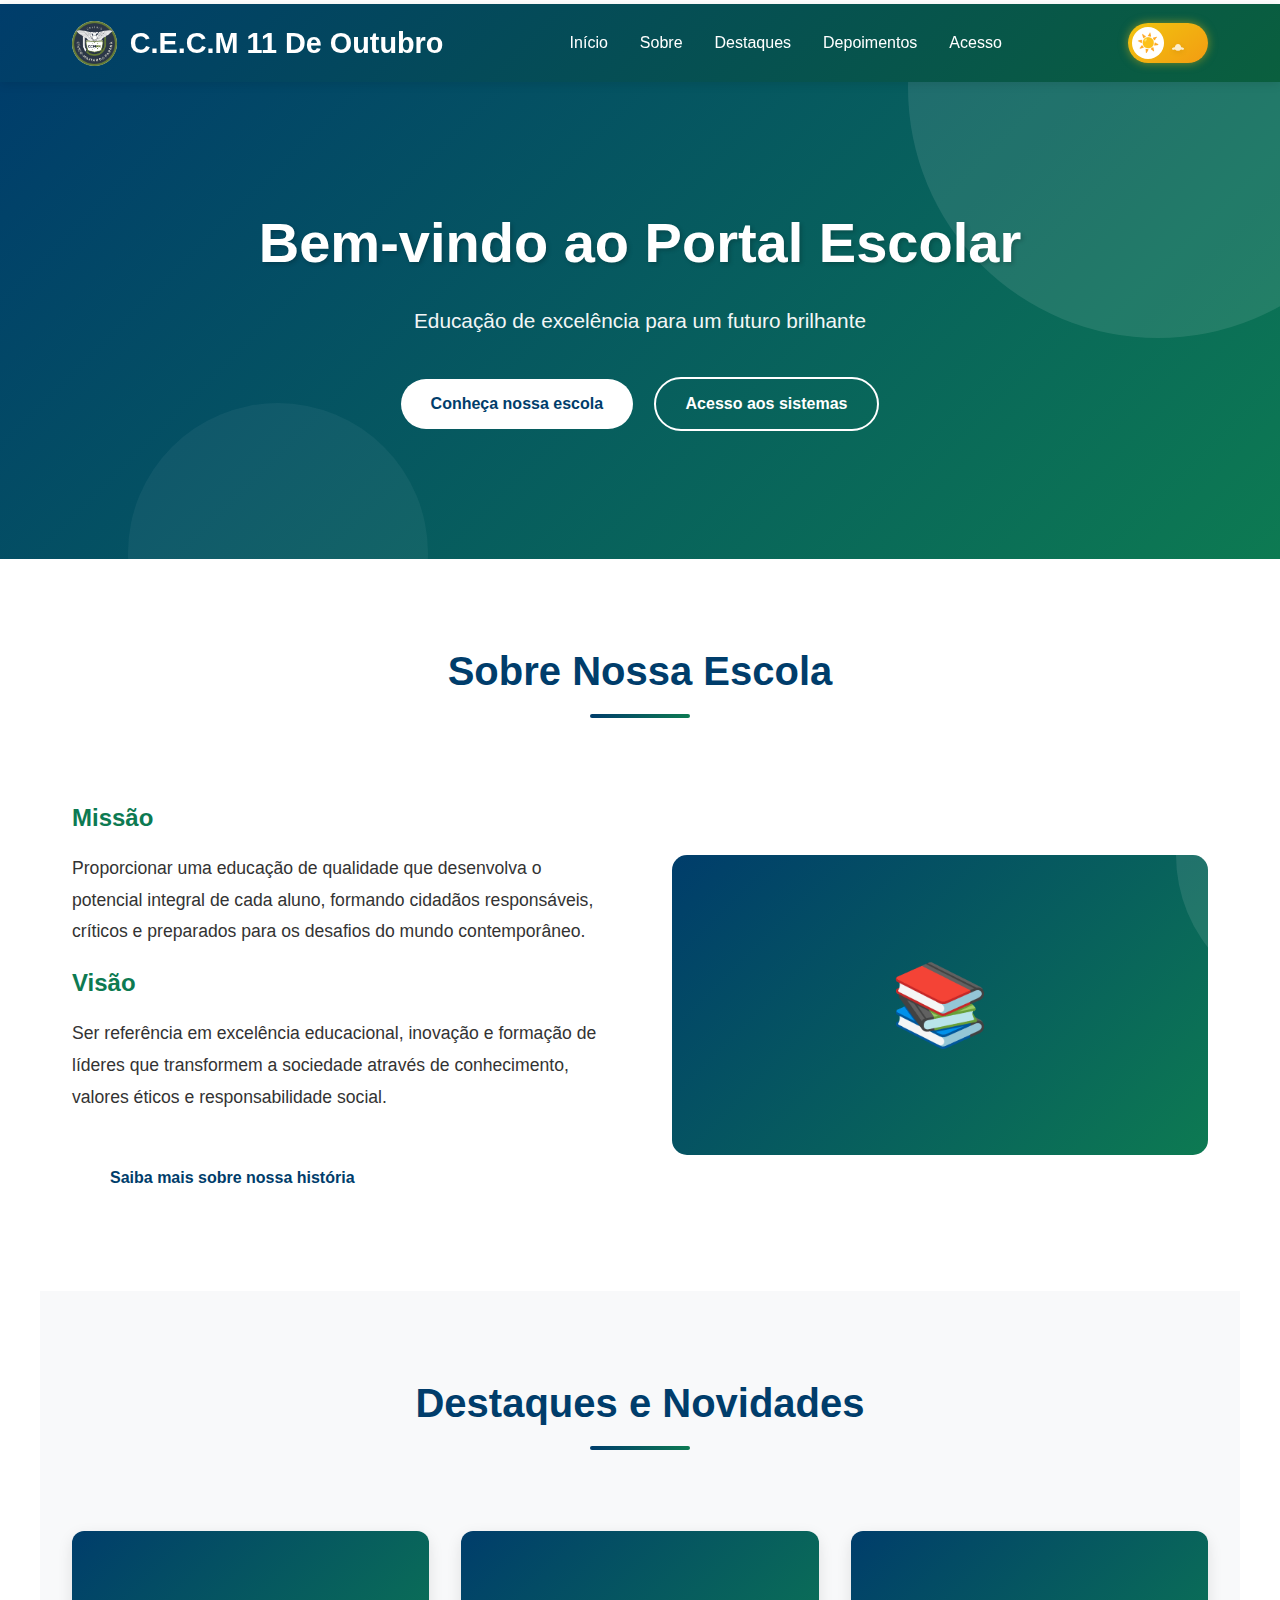
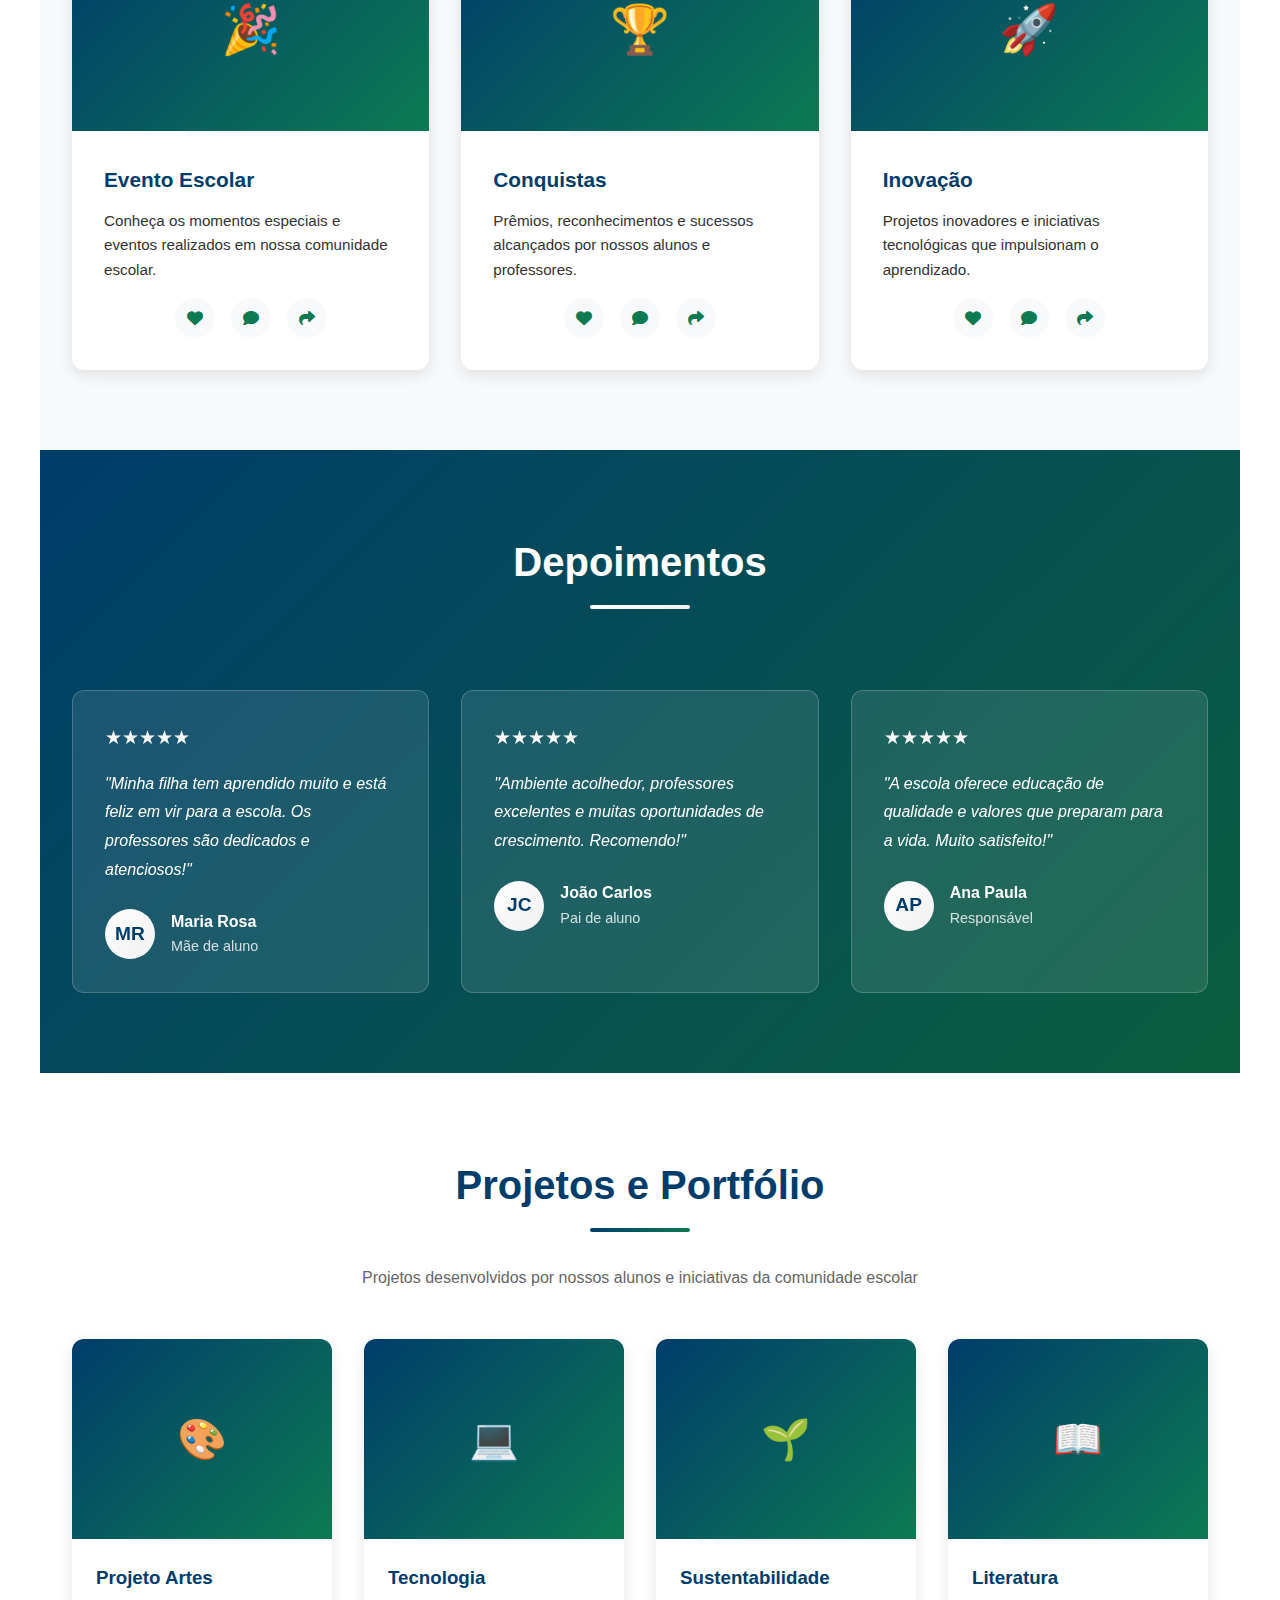
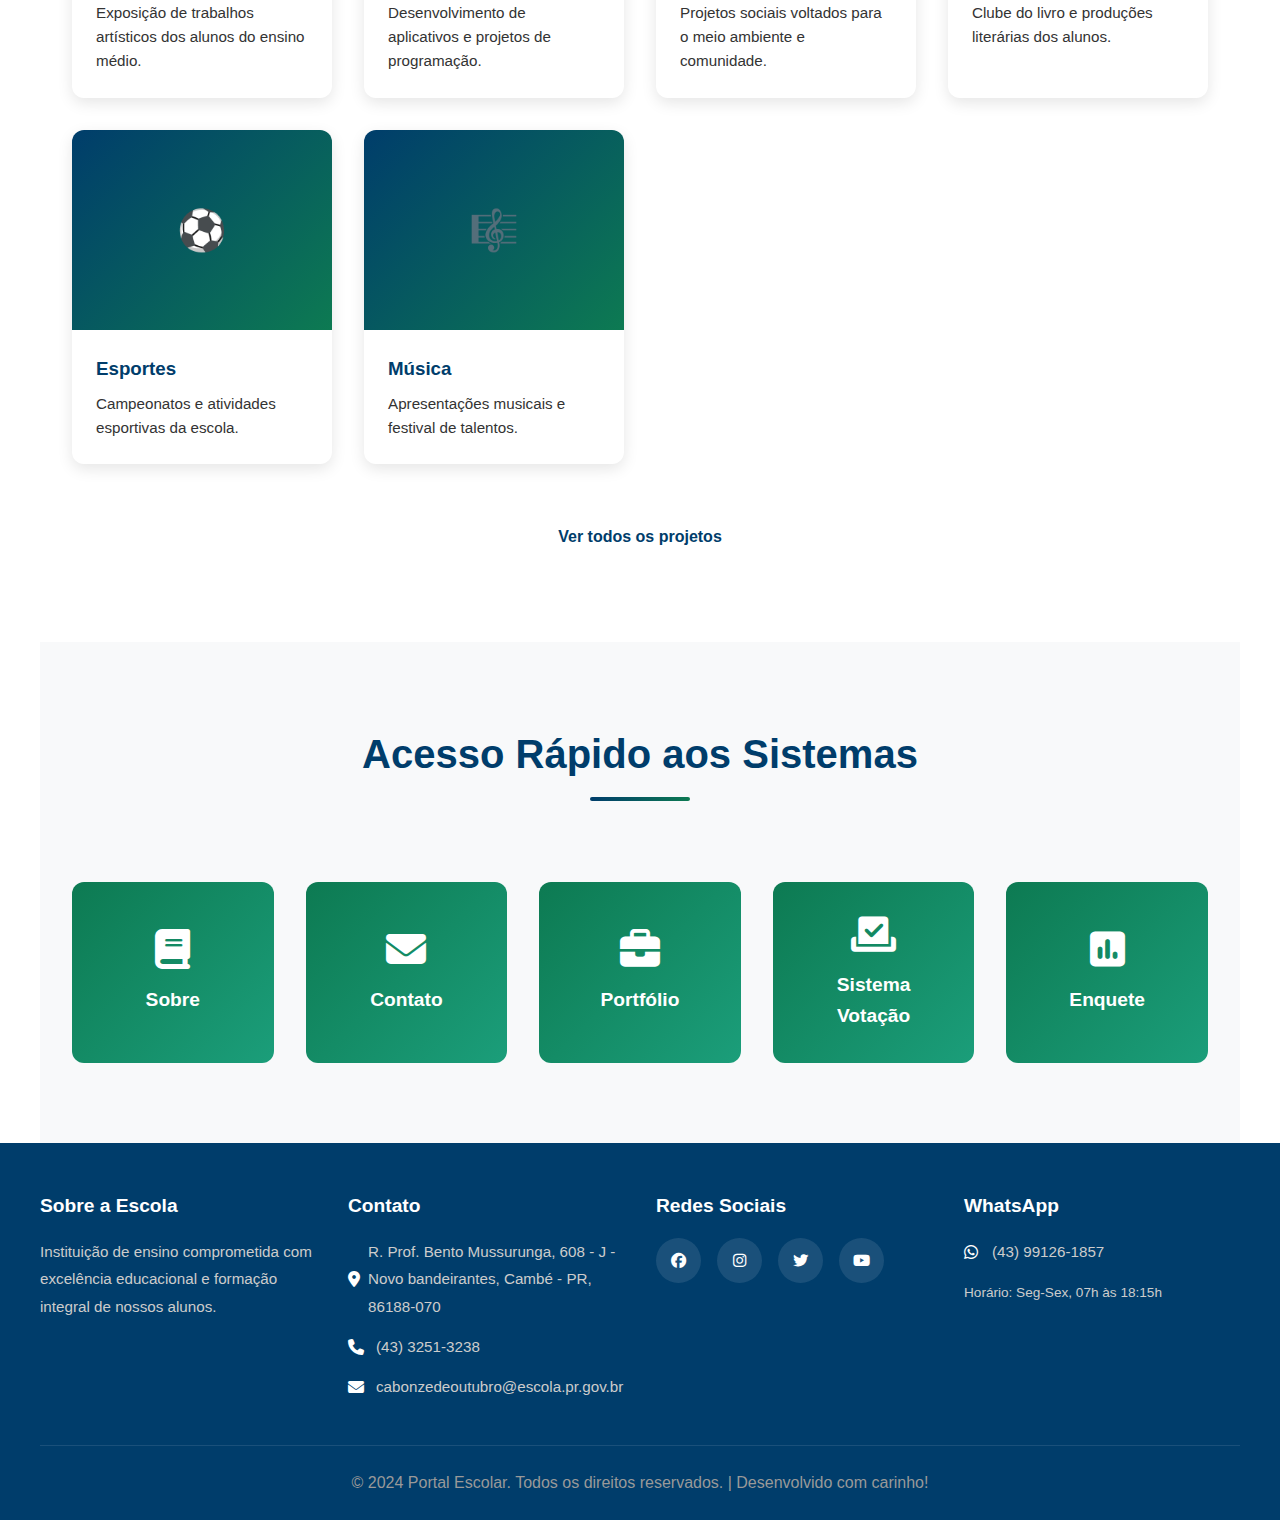
<file: index.html>
<!DOCTYPE html>
<html lang="pt-BR">
  <head>
    <meta charset="UTF-8" />
    <meta name="viewport" content="width=device-width, initial-scale=1.0" />
    <title>Portal Escolar - Educação de Excelência</title>
    <link
      rel="stylesheet"
      href="https://cdnjs.cloudflare.com/ajax/libs/font-awesome/6.4.0/css/all.min.css"
    />
    <link rel="stylesheet" href="style.css" />
  </head>

  <body>
    <!-- INDICADOR DE PROGRESSO DE SCROLL -->
    <div class="progress-bar"></div>

    <!-- HEADER -->
    <header>
      <div class="header-container">
        <a href="#" class="logo">
          <div class="logo-icon">
            <img
              src="img/logo1.png"
              alt="Logo C.E.C.M 11 De Outubro"
              class="logo-img"
            />
          </div>

          <span>C.E.C.M 11 De Outubro</span>
        </a>
        <nav id="navMenu">
          <ul>
            <li><a href="#home">Início</a></li>
            <li><a href="#sobre">Sobre</a></li>
            <li><a href="#destaques">Destaques</a></li>
            <li><a href="#depoimentos">Depoimentos</a></li>
            <li><a href="#acesso">Acesso</a></li>
          </ul>
        </nav>

        <div class="header-actions">
          <!-- NOVO SWITCH DE TEMA -->
          <div class="theme-toggle-wrapper">
            <label class="toggle-switch">
              <input type="checkbox" id="themeToggleInput" />
              <span class="slider">
                <div class="clouds">
                  <svg viewBox="0 0 100 100" class="cloud cloud1">
                    <path
                      d="M30,45 Q35,25 50,25 Q65,25 70,45 Q80,45 85,50 Q90,55 85,60 Q80,65 75,60 Q65,60 60,65 Q55,70 50,65 Q45,70 40,65 Q35,60 25,60 Q20,65 15,60 Q10,55 15,50 Q20,45 30,45"
                    ></path>
                  </svg>
                  <svg viewBox="0 0 100 100" class="cloud cloud2">
                    <path
                      d="M30,45 Q35,25 50,25 Q65,25 70,45 Q80,45 85,50 Q90,55 85,60 Q80,65 75,60 Q65,60 60,65 Q55,70 50,65 Q45,70 40,65 Q35,60 25,60 Q20,65 15,60 Q10,55 15,50 Q20,45 30,45"
                    ></path>
                  </svg>
                </div>
              </span>
            </label>
          </div>
        </div>

        <div class="menu-toggle" id="menuToggle">
          <span></span>
          <span></span>
          <span></span>
        </div>
      </div>
    </header>

    <!-- BANNER PRINCIPAL -->
    <section class="banner" id="home">
      <div class="banner-content">
        <h1>Bem-vindo ao Portal Escolar</h1>
        <p>Educação de excelência para um futuro brilhante</p>
        <a href="#sobre" class="btn btn-primary">Conheça nossa escola</a>
        <a href="#acesso" class="btn btn-secondary">Acesso aos sistemas</a>
      </div>
    </section>

    <!-- SEÇÃO SOBRE -->
    <section class="section" id="sobre">
      <h2 class="section-title">Sobre Nossa Escola</h2>
      <div class="about-container">
        <div class="about-text">
          <h3>Missão</h3>
          <p>
            Proporcionar uma educação de qualidade que desenvolva o potencial
            integral de cada aluno, formando cidadãos responsáveis, críticos e
            preparados para os desafios do mundo contemporâneo.
          </p>
          <h3>Visão</h3>
          <p>
            Ser referência em excelência educacional, inovação e formação de
            líderes que transformem a sociedade através de conhecimento, valores
            éticos e responsabilidade social.
          </p>
          <a
            href="sobre.html"
            class="btn btn-primary"
            style="margin-top: 1.5rem"
            >Saiba mais sobre nossa história</a
          >
        </div>
        <div class="about-image">📚</div>
      </div>
    </section>

    <!-- SEÇÃO DESTAQUES -->
    <section class="section highlights" id="destaques">
      <h2 class="section-title">Destaques e Novidades</h2>
      <div class="highlights-grid">
        <div class="highlight-card">
          <div class="highlight-image">🎉</div>
          <div class="highlight-content">
            <h3>Evento Escolar</h3>
            <p>
              Conheça os momentos especiais e eventos realizados em nossa
              comunidade escolar.
            </p>
            <div class="social-highlight">
              <a href="#"><i class="fas fa-heart"></i></a>
              <a href="#"><i class="fas fa-comment"></i></a>
              <a href="#"><i class="fas fa-share"></i></a>
            </div>
          </div>
        </div>

        <div class="highlight-card">
          <div class="highlight-image">🏆</div>
          <div class="highlight-content">
            <h3>Conquistas</h3>
            <p>
              Prêmios, reconhecimentos e sucessos alcançados por nossos alunos e
              professores.
            </p>
            <div class="social-highlight">
              <a href="#"><i class="fas fa-heart"></i></a>
              <a href="#"><i class="fas fa-comment"></i></a>
              <a href="#"><i class="fas fa-share"></i></a>
            </div>
          </div>
        </div>

        <div class="highlight-card">
          <div class="highlight-image">🚀</div>
          <div class="highlight-content">
            <h3>Inovação</h3>
            <p>
              Projetos inovadores e iniciativas tecnológicas que impulsionam o
              aprendizado.
            </p>
            <div class="social-highlight">
              <a href="#"><i class="fas fa-heart"></i></a>
              <a href="#"><i class="fas fa-comment"></i></a>
              <a href="#"><i class="fas fa-share"></i></a>
            </div>
          </div>
        </div>
      </div>
    </section>

    <!-- SEÇÃO DEPOIMENTOS -->
    <section class="section testimonials" id="depoimentos">
      <h2 class="section-title">Depoimentos</h2>
      <div class="testimonials-grid">
        <div class="testimonial-card">
          <div class="stars">★★★★★</div>
          <p>
            "Minha filha tem aprendido muito e está feliz em vir para a escola.
            Os professores são dedicados e atenciosos!"
          </p>
          <div class="testimonial-author">
            <div class="author-avatar">MR</div>
            <div class="author-info">
              <h4>Maria Rosa</h4>
              <p>Mãe de aluno</p>
            </div>
          </div>
        </div>

        <div class="testimonial-card">
          <div class="stars">★★★★★</div>
          <p>
            "Ambiente acolhedor, professores excelentes e muitas oportunidades
            de crescimento. Recomendo!"
          </p>
          <div class="testimonial-author">
            <div class="author-avatar">JC</div>
            <div class="author-info">
              <h4>João Carlos</h4>
              <p>Pai de aluno</p>
            </div>
          </div>
        </div>

        <div class="testimonial-card">
          <div class="stars">★★★★★</div>
          <p>
            "A escola oferece educação de qualidade e valores que preparam para
            a vida. Muito satisfeito!"
          </p>
          <div class="testimonial-author">
            <div class="author-avatar">AP</div>
            <div class="author-info">
              <h4>Ana Paula</h4>
              <p>Responsável</p>
            </div>
          </div>
        </div>
      </div>
    </section>

    <!-- SEÇÃO PORTFÓLIO -->
    <section class="section" id="portfolio">
      <h2 class="section-title">Projetos e Portfólio</h2>
      <p style="text-align: center; color: #666; margin-bottom: 2rem">
        Projetos desenvolvidos por nossos alunos e iniciativas da comunidade
        escolar
      </p>
      <div class="portfolio-grid">
        <div class="portfolio-item">
          <div class="portfolio-image">🎨</div>
          <div class="portfolio-content">
            <h3>Projeto Artes</h3>
            <p>Exposição de trabalhos artísticos dos alunos do ensino médio.</p>
          </div>
        </div>

        <div class="portfolio-item">
          <div class="portfolio-image">💻</div>
          <div class="portfolio-content">
            <h3>Tecnologia</h3>
            <p>Desenvolvimento de aplicativos e projetos de programação.</p>
          </div>
        </div>

        <div class="portfolio-item">
          <div class="portfolio-image">🌱</div>
          <div class="portfolio-content">
            <h3>Sustentabilidade</h3>
            <p>Projetos sociais voltados para o meio ambiente e comunidade.</p>
          </div>
        </div>

        <div class="portfolio-item">
          <div class="portfolio-image">📖</div>
          <div class="portfolio-content">
            <h3>Literatura</h3>
            <p>Clube do livro e produções literárias dos alunos.</p>
          </div>
        </div>

        <div class="portfolio-item">
          <div class="portfolio-image">⚽</div>
          <div class="portfolio-content">
            <h3>Esportes</h3>
            <p>Campeonatos e atividades esportivas da escola.</p>
          </div>
        </div>

        <div class="portfolio-item">
          <div class="portfolio-image">🎼</div>
          <div class="portfolio-content">
            <h3>Música</h3>
            <p>Apresentações musicais e festival de talentos.</p>
          </div>
        </div>
      </div>
      <a
        href="portfolio.html"
        class="btn btn-primary"
        style="display: block; width: fit-content; margin: 3rem auto 0"
        >Ver todos os projetos</a
      >
    </section>

    <!-- SEÇÃO ACESSO -->
    <section class="section quick-access" id="acesso">
      <h2 class="section-title">Acesso Rápido aos Sistemas</h2>
      <div class="access-grid">
        <a href="sobre.html" class="access-box">
          <i class="fas fa-book"></i>
          <h3>Sobre</h3>
        </a>
        <a href="contato.php" class="access-box">
          <i class="fas fa-envelope"></i>
          <h3>Contato</h3>
        </a>
        <a href="portfolio.html" class="access-box">
          <i class="fas fa-briefcase"></i>
          <h3>Portfólio</h3>
        </a>
        <a href="sisvoto.php" class="access-box">
          <i class="fas fa-vote-yea"></i>
          <h3>Sistema Votação</h3>
        </a>
        <a href="enquete.php" class="access-box">
          <i class="fas fa-poll"></i>
          <h3>Enquete</h3>
        </a>
      </div>
    </section>

    <!-- FOOTER -->
    <footer>
      <div class="footer-container">
        <div class="footer-content">
          <div class="footer-section">
            <h3>Sobre a Escola</h3>
            <p>
              Instituição de ensino comprometida com excelência educacional e
              formação integral de nossos alunos.
            </p>
          </div>

          <div class="footer-section">
            <h3>Contato</h3>
            <div class="footer-info">
              <i class="fas fa-map-marker-alt"></i>
              <p>R. Prof. Bento Mussurunga, 608 - J - Novo bandeirantes, Cambé - PR, 86188-070</p>
            </div>
            <div class="footer-info">
              <i class="fas fa-phone"></i>
              <a href="tel:1133334444">(43) 3251-3238</a>
            </div>
            <div class="footer-info">
              <i class="fas fa-envelope"></i>
              <a href="mailto:contato@escola.com">cabonzedeoutubro@escola.pr.gov.br</a>
            </div>
          </div>

          <div class="footer-section">
            <h3>Redes Sociais</h3>
            <div class="social-links">
              <a href="#"><i class="fab fa-facebook"></i></a>
              <a href="#"><i class="fab fa-instagram"></i></a>
              <a href="#"><i class="fab fa-twitter"></i></a>
              <a href="#"><i class="fab fa-youtube"></i></a>
            </div>
          </div>

          <div class="footer-section">
            <h3>WhatsApp</h3>
            <div class="footer-info">
              <i class="fab fa-whatsapp"></i>
              <a href="https://wa.me/5511999999999">(43) 99126-1857</a>
            </div>
            <p style="margin-top: 1rem; font-size: 0.85rem">
              Horário: Seg-Sex, 07h às 18:15h
            </p>
          </div>
        </div>

        <div class="footer-bottom">
          <p>
            &copy; 2024 Portal Escolar. Todos os direitos reservados. |
            Desenvolvido com carinho!
          </p>
        </div>
      </div>
    </footer>

    <script>
      const menuToggle = document.getElementById("menuToggle");
      const navMenu = document.getElementById("navMenu");
      const themeToggleInput = document.getElementById("themeToggleInput");
      const progressBar = document.querySelector(".progress-bar");

      // MENU MOBILE
      menuToggle.addEventListener("click", () => {
        navMenu.classList.toggle("active");
      });

      document.querySelectorAll("nav a").forEach((link) => {
        link.addEventListener("click", () => {
          navMenu.classList.remove("active");
        });
      });

      // TEMA ESCURO/CLARO
      const prefersDarkScheme = window.matchMedia(
        "(prefers-color-scheme: dark)"
      );
      const currentTheme =
        localStorage.getItem("theme") ||
        (prefersDarkScheme.matches ? "dark" : "light");

      function setTheme(theme) {
        document.documentElement.setAttribute("data-theme", theme);
        localStorage.setItem("theme", theme);
        themeToggleInput.checked = theme === "dark";
      }

      setTheme(currentTheme);

      themeToggleInput.addEventListener("change", () => {
        const theme = document.documentElement.getAttribute("data-theme");
        const newTheme = theme === "dark" ? "light" : "dark";
        setTheme(newTheme);
      });

      // INDICADOR DE SCROLL
      window.addEventListener("scroll", () => {
        const scrollTop = window.scrollY;
        const docHeight =
          document.documentElement.scrollHeight - window.innerHeight;
        const scrollPercent = (scrollTop / docHeight) * 100;
        progressBar.style.width = scrollPercent + "%";
      });
    </script>
  </body>
</html>
</file>
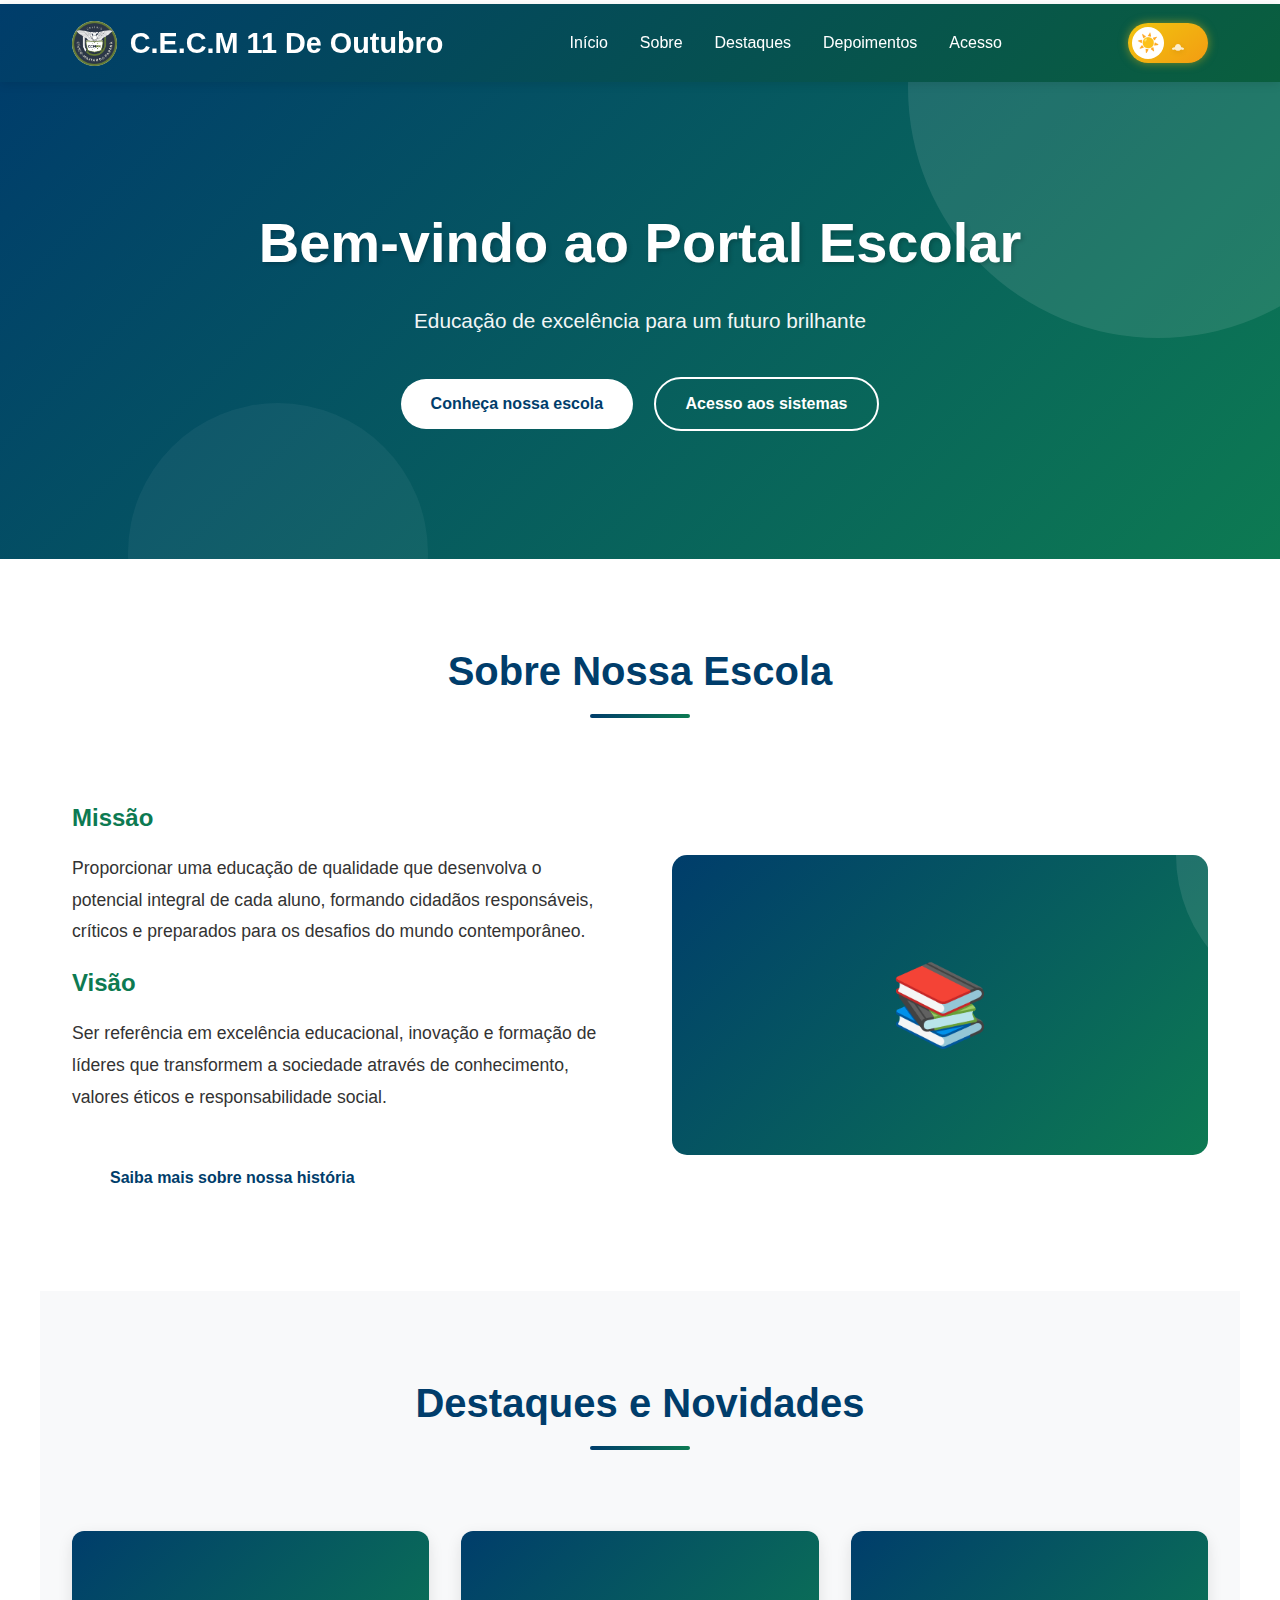
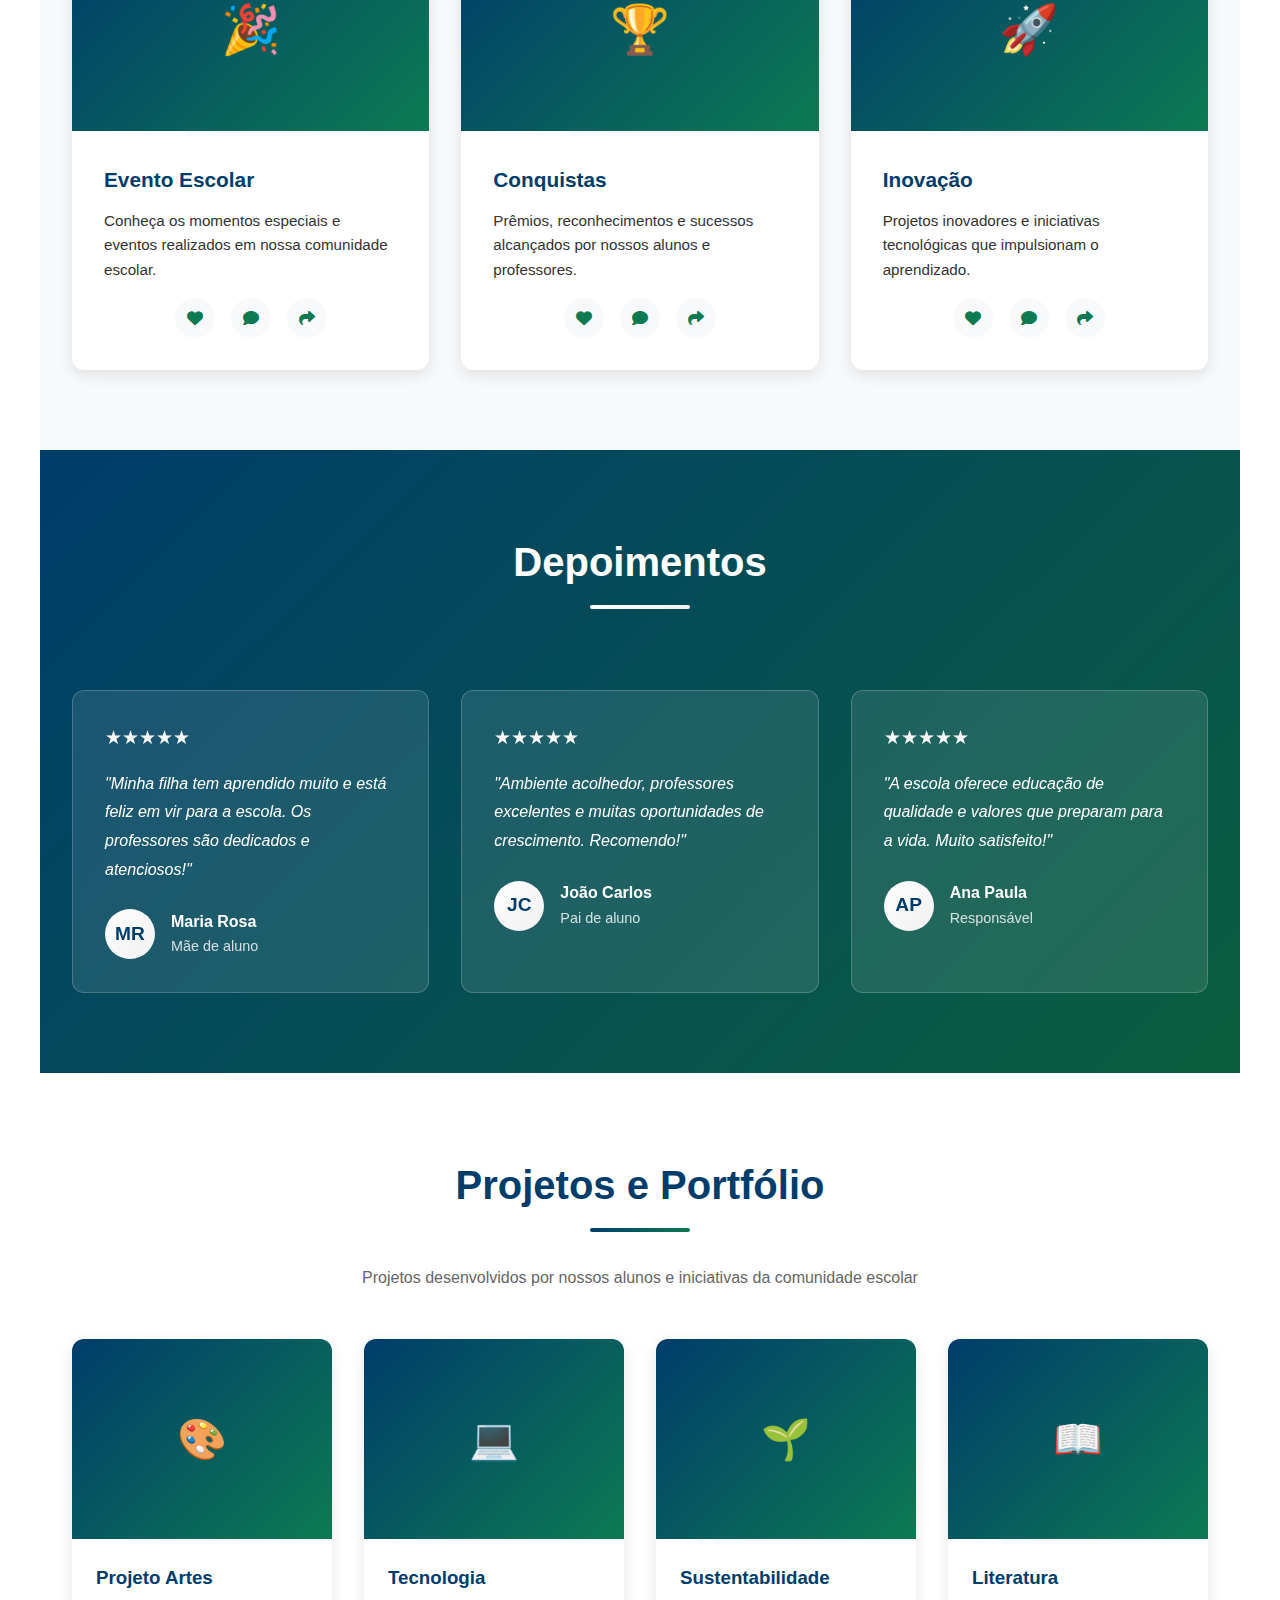
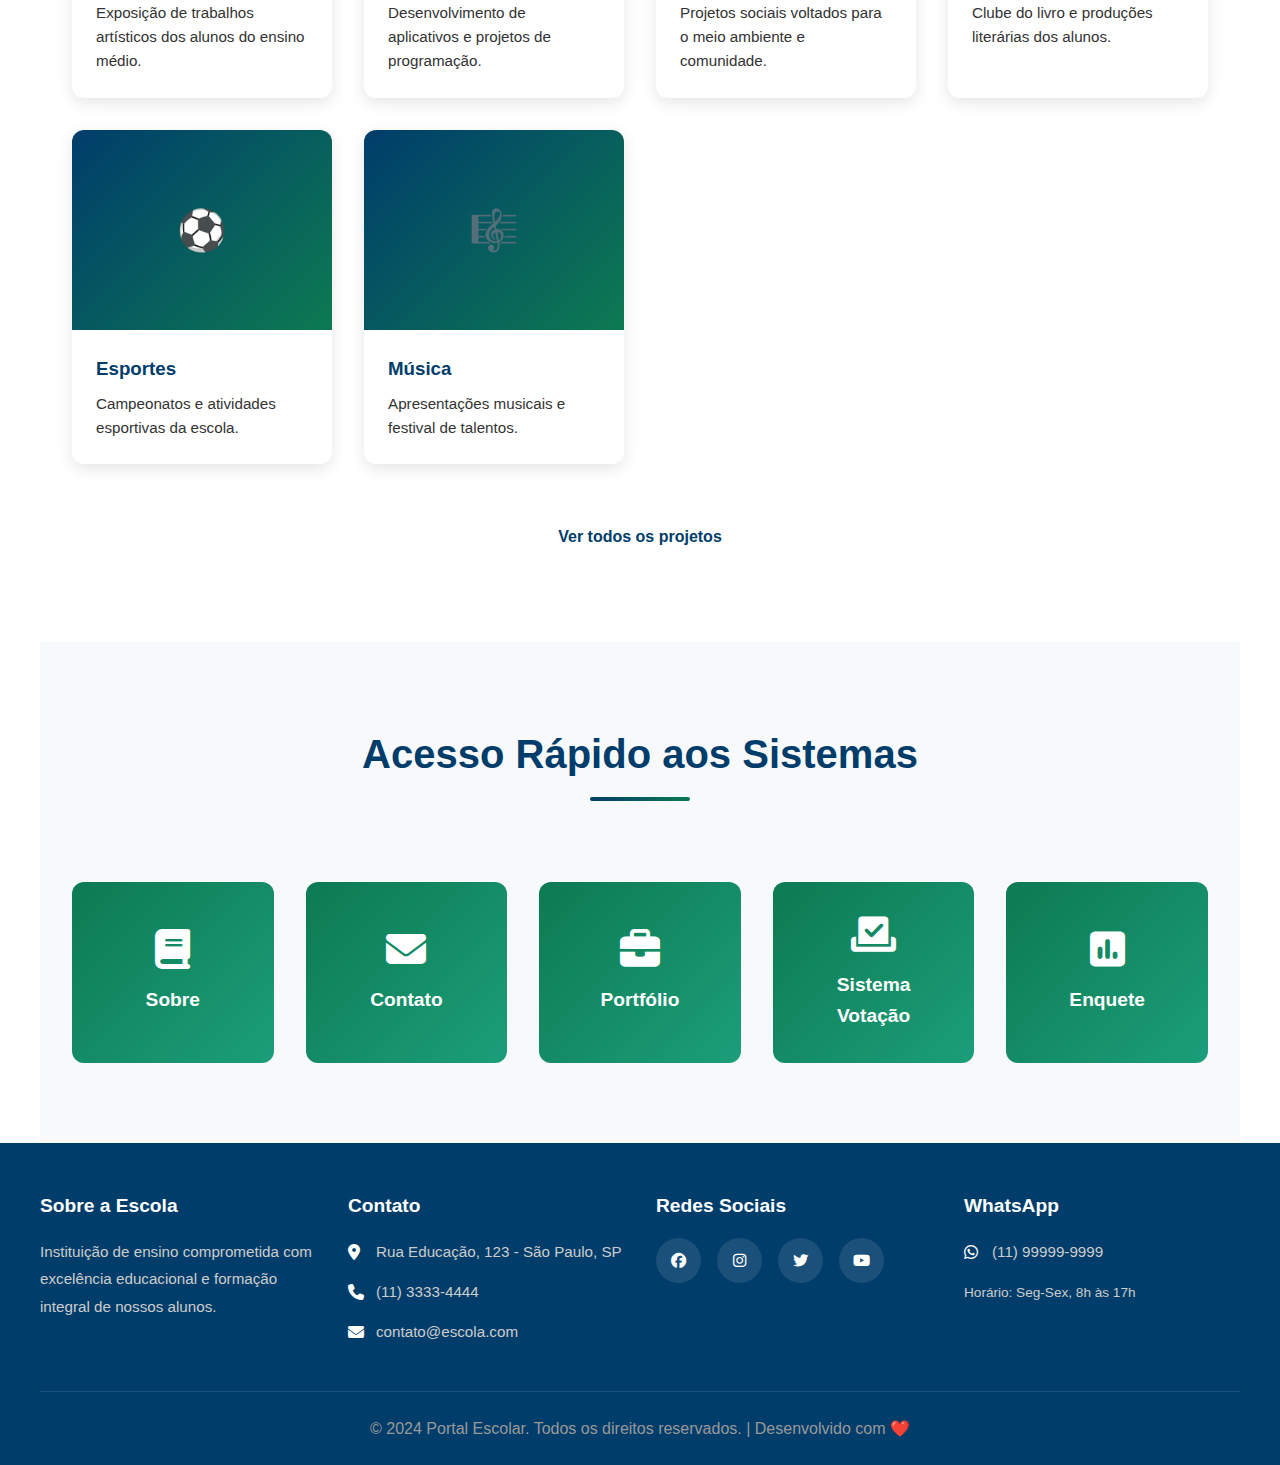
<file: portal/index.html>
<!DOCTYPE html>
<html lang="pt-BR">
  <head>
    <meta charset="UTF-8" />
    <meta name="viewport" content="width=device-width, initial-scale=1.0" />
    <title>Portal Escolar - Educação de Excelência</title>
    <link
      rel="stylesheet"
      href="https://cdnjs.cloudflare.com/ajax/libs/font-awesome/6.4.0/css/all.min.css"
    />
    <link rel="stylesheet" href="style.css" />
  </head>

  <body>
    <!-- INDICADOR DE PROGRESSO DE SCROLL -->
    <div class="progress-bar"></div>

    <!-- HEADER -->
    <header>
      <div class="header-container">
        <a href="#" class="logo">
          <div class="logo-icon">
            <img
              src="img/logo1.png"
              alt="Logo C.E.C.M 11 De Outubro"
              class="logo-img"
            />
          </div>

          <span>C.E.C.M 11 De Outubro</span>
        </a>
        <nav id="navMenu">
          <ul>
            <li><a href="#home">Início</a></li>
            <li><a href="#sobre">Sobre</a></li>
            <li><a href="#destaques">Destaques</a></li>
            <li><a href="#depoimentos">Depoimentos</a></li>
            <li><a href="#acesso">Acesso</a></li>
          </ul>
        </nav>

        <div class="header-actions">
          <!-- NOVO SWITCH DE TEMA -->
          <div class="theme-toggle-wrapper">
            <label class="toggle-switch">
              <input type="checkbox" id="themeToggleInput" />
              <span class="slider">
                <div class="clouds">
                  <svg viewBox="0 0 100 100" class="cloud cloud1">
                    <path
                      d="M30,45 Q35,25 50,25 Q65,25 70,45 Q80,45 85,50 Q90,55 85,60 Q80,65 75,60 Q65,60 60,65 Q55,70 50,65 Q45,70 40,65 Q35,60 25,60 Q20,65 15,60 Q10,55 15,50 Q20,45 30,45"
                    ></path>
                  </svg>
                  <svg viewBox="0 0 100 100" class="cloud cloud2">
                    <path
                      d="M30,45 Q35,25 50,25 Q65,25 70,45 Q80,45 85,50 Q90,55 85,60 Q80,65 75,60 Q65,60 60,65 Q55,70 50,65 Q45,70 40,65 Q35,60 25,60 Q20,65 15,60 Q10,55 15,50 Q20,45 30,45"
                    ></path>
                  </svg>
                </div>
              </span>
            </label>
          </div>
        </div>

        <div class="menu-toggle" id="menuToggle">
          <span></span>
          <span></span>
          <span></span>
        </div>
      </div>
    </header>

    <!-- BANNER PRINCIPAL -->
    <section class="banner" id="home">
      <div class="banner-content">
        <h1>Bem-vindo ao Portal Escolar</h1>
        <p>Educação de excelência para um futuro brilhante</p>
        <a href="#sobre" class="btn btn-primary">Conheça nossa escola</a>
        <a href="#acesso" class="btn btn-secondary">Acesso aos sistemas</a>
      </div>
    </section>

    <!-- SEÇÃO SOBRE -->
    <section class="section" id="sobre">
      <h2 class="section-title">Sobre Nossa Escola</h2>
      <div class="about-container">
        <div class="about-text">
          <h3>Missão</h3>
          <p>
            Proporcionar uma educação de qualidade que desenvolva o potencial
            integral de cada aluno, formando cidadãos responsáveis, críticos e
            preparados para os desafios do mundo contemporâneo.
          </p>
          <h3>Visão</h3>
          <p>
            Ser referência em excelência educacional, inovação e formação de
            líderes que transformem a sociedade através de conhecimento, valores
            éticos e responsabilidade social.
          </p>
          <a
            href="sobre.html"
            class="btn btn-primary"
            style="margin-top: 1.5rem"
            >Saiba mais sobre nossa história</a
          >
        </div>
        <div class="about-image">📚</div>
      </div>
    </section>

    <!-- SEÇÃO DESTAQUES -->
    <section class="section highlights" id="destaques">
      <h2 class="section-title">Destaques e Novidades</h2>
      <div class="highlights-grid">
        <div class="highlight-card">
          <div class="highlight-image">🎉</div>
          <div class="highlight-content">
            <h3>Evento Escolar</h3>
            <p>
              Conheça os momentos especiais e eventos realizados em nossa
              comunidade escolar.
            </p>
            <div class="social-highlight">
              <a href="#"><i class="fas fa-heart"></i></a>
              <a href="#"><i class="fas fa-comment"></i></a>
              <a href="#"><i class="fas fa-share"></i></a>
            </div>
          </div>
        </div>

        <div class="highlight-card">
          <div class="highlight-image">🏆</div>
          <div class="highlight-content">
            <h3>Conquistas</h3>
            <p>
              Prêmios, reconhecimentos e sucessos alcançados por nossos alunos e
              professores.
            </p>
            <div class="social-highlight">
              <a href="#"><i class="fas fa-heart"></i></a>
              <a href="#"><i class="fas fa-comment"></i></a>
              <a href="#"><i class="fas fa-share"></i></a>
            </div>
          </div>
        </div>

        <div class="highlight-card">
          <div class="highlight-image">🚀</div>
          <div class="highlight-content">
            <h3>Inovação</h3>
            <p>
              Projetos inovadores e iniciativas tecnológicas que impulsionam o
              aprendizado.
            </p>
            <div class="social-highlight">
              <a href="#"><i class="fas fa-heart"></i></a>
              <a href="#"><i class="fas fa-comment"></i></a>
              <a href="#"><i class="fas fa-share"></i></a>
            </div>
          </div>
        </div>
      </div>
    </section>

    <!-- SEÇÃO DEPOIMENTOS -->
    <section class="section testimonials" id="depoimentos">
      <h2 class="section-title">Depoimentos</h2>
      <div class="testimonials-grid">
        <div class="testimonial-card">
          <div class="stars">★★★★★</div>
          <p>
            "Minha filha tem aprendido muito e está feliz em vir para a escola.
            Os professores são dedicados e atenciosos!"
          </p>
          <div class="testimonial-author">
            <div class="author-avatar">MR</div>
            <div class="author-info">
              <h4>Maria Rosa</h4>
              <p>Mãe de aluno</p>
            </div>
          </div>
        </div>

        <div class="testimonial-card">
          <div class="stars">★★★★★</div>
          <p>
            "Ambiente acolhedor, professores excelentes e muitas oportunidades
            de crescimento. Recomendo!"
          </p>
          <div class="testimonial-author">
            <div class="author-avatar">JC</div>
            <div class="author-info">
              <h4>João Carlos</h4>
              <p>Pai de aluno</p>
            </div>
          </div>
        </div>

        <div class="testimonial-card">
          <div class="stars">★★★★★</div>
          <p>
            "A escola oferece educação de qualidade e valores que preparam para
            a vida. Muito satisfeito!"
          </p>
          <div class="testimonial-author">
            <div class="author-avatar">AP</div>
            <div class="author-info">
              <h4>Ana Paula</h4>
              <p>Responsável</p>
            </div>
          </div>
        </div>
      </div>
    </section>

    <!-- SEÇÃO PORTFÓLIO -->
    <section class="section" id="portfolio">
      <h2 class="section-title">Projetos e Portfólio</h2>
      <p style="text-align: center; color: #666; margin-bottom: 2rem">
        Projetos desenvolvidos por nossos alunos e iniciativas da comunidade
        escolar
      </p>
      <div class="portfolio-grid">
        <div class="portfolio-item">
          <div class="portfolio-image">🎨</div>
          <div class="portfolio-content">
            <h3>Projeto Artes</h3>
            <p>Exposição de trabalhos artísticos dos alunos do ensino médio.</p>
          </div>
        </div>

        <div class="portfolio-item">
          <div class="portfolio-image">💻</div>
          <div class="portfolio-content">
            <h3>Tecnologia</h3>
            <p>Desenvolvimento de aplicativos e projetos de programação.</p>
          </div>
        </div>

        <div class="portfolio-item">
          <div class="portfolio-image">🌱</div>
          <div class="portfolio-content">
            <h3>Sustentabilidade</h3>
            <p>Projetos sociais voltados para o meio ambiente e comunidade.</p>
          </div>
        </div>

        <div class="portfolio-item">
          <div class="portfolio-image">📖</div>
          <div class="portfolio-content">
            <h3>Literatura</h3>
            <p>Clube do livro e produções literárias dos alunos.</p>
          </div>
        </div>

        <div class="portfolio-item">
          <div class="portfolio-image">⚽</div>
          <div class="portfolio-content">
            <h3>Esportes</h3>
            <p>Campeonatos e atividades esportivas da escola.</p>
          </div>
        </div>

        <div class="portfolio-item">
          <div class="portfolio-image">🎼</div>
          <div class="portfolio-content">
            <h3>Música</h3>
            <p>Apresentações musicais e festival de talentos.</p>
          </div>
        </div>
      </div>
      <a
        href="portfolio.html"
        class="btn btn-primary"
        style="display: block; width: fit-content; margin: 3rem auto 0"
        >Ver todos os projetos</a
      >
    </section>

    <!-- SEÇÃO ACESSO -->
    <section class="section quick-access" id="acesso">
      <h2 class="section-title">Acesso Rápido aos Sistemas</h2>
      <div class="access-grid">
        <a href="sobre.html" class="access-box">
          <i class="fas fa-book"></i>
          <h3>Sobre</h3>
        </a>
        <a href="contato.php" class="access-box">
          <i class="fas fa-envelope"></i>
          <h3>Contato</h3>
        </a>
        <a href="portfolio.html" class="access-box">
          <i class="fas fa-briefcase"></i>
          <h3>Portfólio</h3>
        </a>
        <a href="sisvoto.php" class="access-box">
          <i class="fas fa-vote-yea"></i>
          <h3>Sistema Votação</h3>
        </a>
        <a href="enquete.php" class="access-box">
          <i class="fas fa-poll"></i>
          <h3>Enquete</h3>
        </a>
      </div>
    </section>

    <!-- FOOTER -->
    <footer>
      <div class="footer-container">
        <div class="footer-content">
          <div class="footer-section">
            <h3>Sobre a Escola</h3>
            <p>
              Instituição de ensino comprometida com excelência educacional e
              formação integral de nossos alunos.
            </p>
          </div>

          <div class="footer-section">
            <h3>Contato</h3>
            <div class="footer-info">
              <i class="fas fa-map-marker-alt"></i>
              <p>Rua Educação, 123 - São Paulo, SP</p>
            </div>
            <div class="footer-info">
              <i class="fas fa-phone"></i>
              <a href="tel:1133334444">(11) 3333-4444</a>
            </div>
            <div class="footer-info">
              <i class="fas fa-envelope"></i>
              <a href="mailto:contato@escola.com">contato@escola.com</a>
            </div>
          </div>

          <div class="footer-section">
            <h3>Redes Sociais</h3>
            <div class="social-links">
              <a href="#"><i class="fab fa-facebook"></i></a>
              <a href="#"><i class="fab fa-instagram"></i></a>
              <a href="#"><i class="fab fa-twitter"></i></a>
              <a href="#"><i class="fab fa-youtube"></i></a>
            </div>
          </div>

          <div class="footer-section">
            <h3>WhatsApp</h3>
            <div class="footer-info">
              <i class="fab fa-whatsapp"></i>
              <a href="https://wa.me/5511999999999">(11) 99999-9999</a>
            </div>
            <p style="margin-top: 1rem; font-size: 0.85rem">
              Horário: Seg-Sex, 8h às 17h
            </p>
          </div>
        </div>

        <div class="footer-bottom">
          <p>
            &copy; 2024 Portal Escolar. Todos os direitos reservados. |
            Desenvolvido com ❤️
          </p>
        </div>
      </div>
    </footer>

    <script>
      const menuToggle = document.getElementById("menuToggle");
      const navMenu = document.getElementById("navMenu");
      const themeToggleInput = document.getElementById("themeToggleInput");
      const progressBar = document.querySelector(".progress-bar");

      // MENU MOBILE
      menuToggle.addEventListener("click", () => {
        navMenu.classList.toggle("active");
      });

      document.querySelectorAll("nav a").forEach((link) => {
        link.addEventListener("click", () => {
          navMenu.classList.remove("active");
        });
      });

      // TEMA ESCURO/CLARO
      const prefersDarkScheme = window.matchMedia(
        "(prefers-color-scheme: dark)"
      );
      const currentTheme =
        localStorage.getItem("theme") ||
        (prefersDarkScheme.matches ? "dark" : "light");

      function setTheme(theme) {
        document.documentElement.setAttribute("data-theme", theme);
        localStorage.setItem("theme", theme);
        themeToggleInput.checked = theme === "dark";
      }

      setTheme(currentTheme);

      themeToggleInput.addEventListener("change", () => {
        const theme = document.documentElement.getAttribute("data-theme");
        const newTheme = theme === "dark" ? "light" : "dark";
        setTheme(newTheme);
      });

      // INDICADOR DE SCROLL
      window.addEventListener("scroll", () => {
        const scrollTop = window.scrollY;
        const docHeight =
          document.documentElement.scrollHeight - window.innerHeight;
        const scrollPercent = (scrollTop / docHeight) * 100;
        progressBar.style.width = scrollPercent + "%";
      });
    </script>
  </body>
</html>
</file>
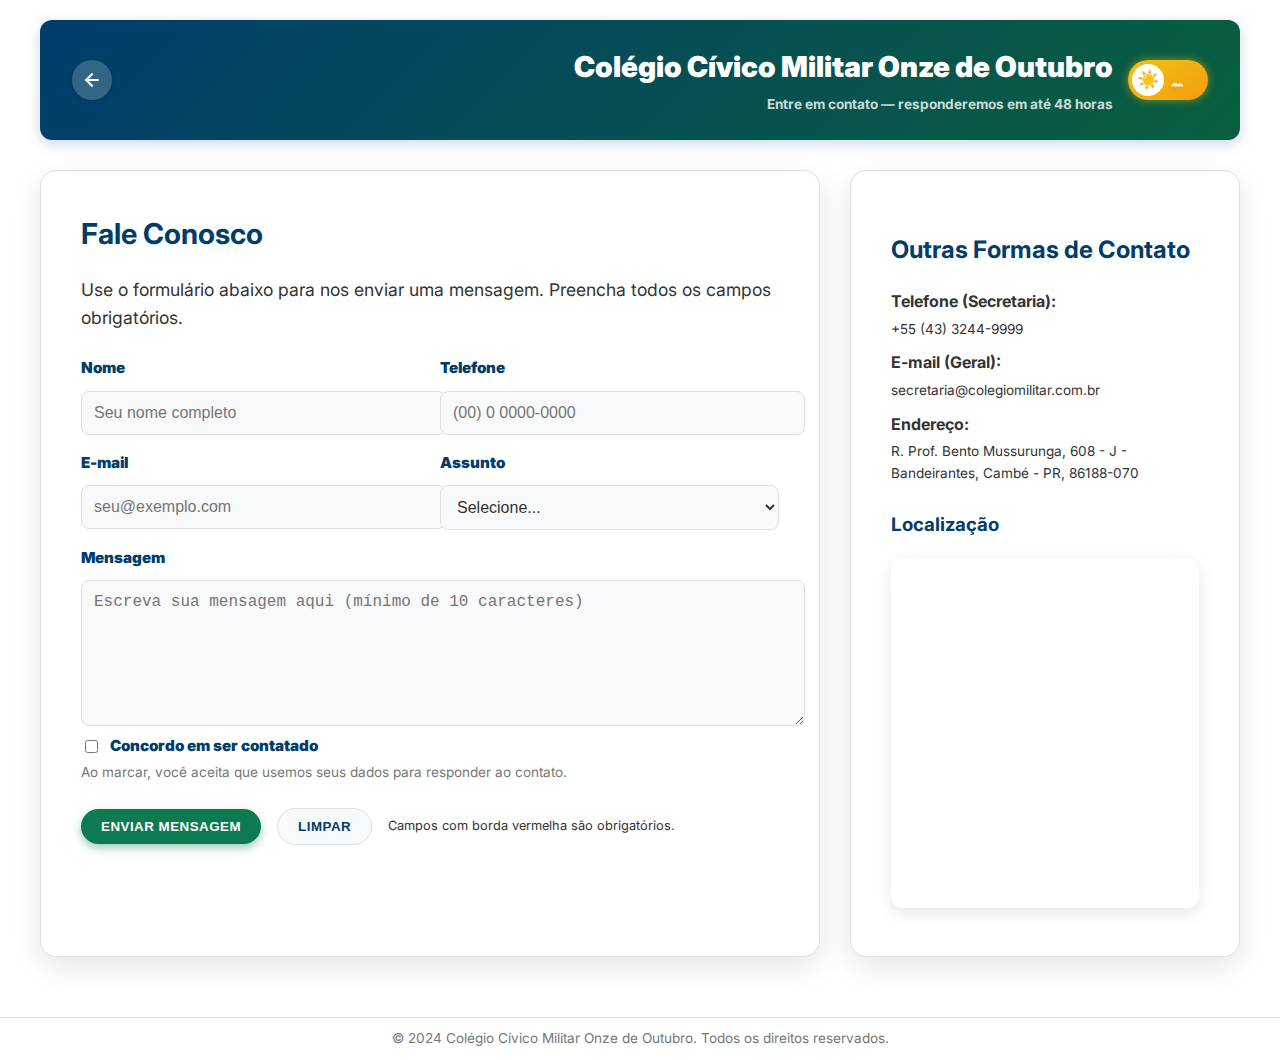
<file: contato.html>
<!DOCTYPE html>
<html lang="pt-BR">
  <head>
    <meta charset="utf-8" />
    <meta name="viewport" content="width=device-width,initial-scale=1" />
    <title>Contato</title>
    <style>
      :root {
        /* Light Mode Defaults */
        --primary-dark: #003d6b;
        --primary-green: #0a5f3e;
        --primary-green-medium: #0d7a52;
        --primary-green-light: #1b9e7a;
        --white: #ffffff;
        --black: #1a1a1a;
        --text-color: #333;
        --bg-color: #ffffff;
        --bg-secondary: #f8f9fa;
        --card-bg: #ffffff;
        --border-color: #e0e0e0;
        --shadow-color: rgba(0, 0, 0, 0.1);

        /* Dark Mode Colors (Usados para sobrescrever na classe .dark-mode) */
        --dark-text-color: #e0e0e0;
        --dark-bg-color: #1a1a1a;
        --dark-bg-secondary: #2c2c2c;
        --dark-card-bg: #242424;
        --dark-border-color: #444;
        --dark-shadow-color: rgba(255, 255, 255, 0.05);
        --dark-primary-dark: #4fa7dd; /* Versão mais clara do primary-dark para contraste no escuro */
        --dark-primary-green: #37d692; /* Versão mais clara do primary-green para contraste no escuro */
      }

      /* Dark Mode Overrides */
      .dark-mode {
        --text-color: var(--dark-text-color);
        --bg-color: var(--dark-bg-color);
        --bg-secondary: var(--dark-bg-secondary);
        --card-bg: var(--dark-card-bg);
        --border-color: var(--dark-border-color);
        --shadow-color: var(--dark-shadow-color);
        --primary-dark: var(--dark-primary-dark);
        --primary-green: var(--dark-primary-green);
      }

      body {
        font-family: "Inter", "Segoe UI", Tahoma, Geneva, Verdana, sans-serif;
        line-height: 1.6;
        color: var(--text-color);
        background-color: var(--bg-color);
        margin: 0;
        padding: 0;
        transition: background-color 0.3s, color 0.3s; /* Transição suave para o modo escuro */
      }

      .wrap {
        max-width: 1200px;
        margin: auto;
        padding: 20px;
      }

      header {
        background: linear-gradient(135deg, var(--primary-dark), var(--primary-green));
        color: var(--white);
        padding: 1.5rem 2rem;
        border-radius: 12px;
        box-shadow: 0 4px 15px rgba(0, 61, 107, 0.2);
        margin-bottom: 30px;
        /* ADICIONADO PARA POSICIONAR OS ITENS */
        display: flex;
        justify-content: space-between;
        align-items: center;
      }
      
      .dark-mode header {
        /* Garante que o gradiente use as cores claras definidas para o modo escuro */
        background: linear-gradient(135deg, var(--dark-primary-dark), var(--dark-primary-green));
      }

      .brand-container {
          text-align: right;
          /* Garante que a marca fique no centro da área disponível */
          flex-grow: 1; 
      }

      .brand {
        font-size: 1.8rem;
        font-weight: 700;
      }

      .hint {
        font-size: 0.85rem;
        color: rgba(255, 255, 255, 0.8);
        margin-top: 4px;
      }
      
      /* CSS PARA O BOTÃO DE VOLTAR */
      .back-btn {
          display: flex;
          align-items: center;
          justify-content: center; /* Centraliza a seta */
          color: var(--white);
          text-decoration: none;
          
          /* Estilo de Bola */
          width: 40px; 
          height: 40px; 
          padding: 0; /* Remove padding para usar width/height fixos */
          border-radius: 50%; /* Formato de bola */
          
          background-color: rgba(255, 255, 255, 0.2); /* Fundo sutil */
          box-shadow: 0 2px 5px rgba(0, 0, 0, 0.1);
          transition: background-color 0.3s ease, transform 0.2s ease;
          flex-shrink: 0; /* Não encolhe */
      }

      .back-btn:hover {
          background-color: rgba(255, 255, 255, 0.3);
          transform: translateY(-1px);
      }

      .back-btn svg {
          width: 20px;
          height: 20px;
          stroke: currentColor; /* Usa a cor do texto (white) */
          fill: none;
          flex-shrink: 0;
      }
      
      /* --- ESTILO DO NOVO BOTÃO DE SWITCH (MODO ESCURO) --- */
      .theme-toggle {
          background: rgba(255, 255, 255, 0.2);
          border: none;
          color: white;
          width: 40px;
          height: 40px;
          border-radius: 50%;
          cursor: pointer;
          display: flex;
          align-items: center;
          justify-content: center;
          font-size: 1.2rem;
          transition: all 0.3s ease;
      }

      .theme-toggle:hover {
          background: rgba(255, 255, 255, 0.3);
          transform: scale(1.1);
      }
      
      .theme-toggle-wrapper {
          display: flex;
          justify-content: center;
          align-items: center;
          height: 40px;
          flex-shrink: 0; /* Evita que o switch encolha */
          margin-left: 15px; /* Adiciona espaço entre o botão de voltar e o switch, se for o caso */
      }

      .theme-toggle-wrapper .toggle-switch {
          position: relative;
          width: 80px;
          height: 40px;
          margin: 0; /* Remove margem extra */
          padding: 0; /* Remove padding extra */
      }

      .theme-toggle-wrapper .toggle-switch input {
          opacity: 0;
          width: 0;
          height: 0;
      }

      .theme-toggle-wrapper .slider {
          position: absolute;
          cursor: pointer;
          top: 0;
          left: 0;
          right: 0;
          bottom: 0;
          background: linear-gradient(145deg, #f1c40f, #f39c12); /* Cor de dia */
          transition: 0.4s;
          border-radius: 34px;
          box-shadow: 0 0 10px rgba(241, 196, 15, 0.5);
      }

      .theme-toggle-wrapper .slider:before {
          position: absolute;
          content: "☀️";
          height: 32px;
          width: 32px;
          left: 4px;
          bottom: 4px;
          background: white;
          transition: 0.4s;
          border-radius: 50%;
          display: flex;
          align-items: center;
          justify-content: center;
          font-size: 18px;
          z-index: 2;
      }

      .theme-toggle-wrapper input:checked + .slider {
          background: linear-gradient(145deg, #2c3e50, #34495e); /* Cor de noite */
          box-shadow: 0 0 15px rgba(44, 62, 80, 0.5);
      }

      .theme-toggle-wrapper input:checked + .slider:before {
          transform: translateX(40px);
          content: "🌙";
      }

      .theme-toggle-wrapper .clouds {
          position: absolute;
          width: 100%;
          height: 100%;
          overflow: hidden;
          pointer-events: none;
      }

      .theme-toggle-wrapper .cloud {
          position: absolute;
          width: 20px;
          height: 20px;
          /* Ajuste para garantir que as nuvens sejam brancas em ambos os modos, mas sutis no escuro */
          fill: rgba(255, 255, 255, 0.8); 
          transition: all 0.4s ease;
          filter: drop-shadow(0 2px 3px rgba(0, 0, 0, 0.1));
      }
      
      .dark-mode .theme-toggle-wrapper .cloud {
          fill: rgba(255, 255, 255, 0.15); /* Nuvens mais escuras no modo escuro (quase invisíveis) */
      }


      .theme-toggle-wrapper .cloud1 {
          top: 10px;
          left: 10px;
          animation: floatCloud1 8s infinite linear;
      }

      .theme-toggle-wrapper .cloud2 {
          top: 15px;
          left: 40px;
          transform: scale(0.8);
          animation: floatCloud2 12s infinite linear;
      }

      @keyframes floatCloud1 {
          0% {
              transform: translateX(-20px);
              opacity: 0;
          }

          20%,
          80% {
              opacity: 1;
          }

          100% {
              transform: translateX(80px);
              opacity: 0;
          }
      }

      @keyframes floatCloud2 {
          0% {
              transform: translateX(-20px) scale(0.8);
              opacity: 0;
          }

          20%,
          80% {
              opacity: 0.7;
          }

          100% {
              transform: translateX(80px) scale(0.8);
              opacity: 0;
          }
      }

      .theme-toggle-wrapper input:checked + .slider .cloud {
          opacity: 0;
          transform: translateY(-20px);
      }

      /* --- FIM DO NOVO ESTILO DE SWITCH --- */

      .grid {
        display: grid;
        grid-template-columns: 2fr 1fr;
        gap: 30px;
      }

      .card {
        background: var(--card-bg);
        padding: 2.5rem;
        border-radius: 16px;
        box-shadow: 0 10px 30px var(--shadow-color);
        border: 1px solid var(--border-color);
        transition: background-color 0.3s, border-color 0.3s, box-shadow 0.3s;
      }

      h1 {
        color: var(--primary-dark);
        font-size: 1.8rem;
        margin-top: 0;
      }

      h2, h3 {
        color: var(--primary-dark);
      }

      .lead {
        font-size: 1.1rem;
        margin-bottom: 1.5rem;
        color: var(--text-color); /* Usando variável para se adaptar ao modo escuro */
      }

      .row {
        display: flex;
        gap: 20px;
        margin-bottom: 16px;
      }
      
      .row > div {
          flex: 1;
      }

      label {
        font-weight: 600;
        color: var(--primary-dark);
        display: block;
        margin-bottom: 4px;
        font-size: 0.95rem;
      }
      
      label strong {
          position: relative;
      }

      /* REMOVENDO O ASTERISCO PERMANENTE E VISUALMENTE POLUENTE */
      label strong::after {
          content: ''; 
      }
      
      #telefone + .hint {
        /* Remove required indicator for non-required phone field */
        display: none;
      }
      
      #consent strong::after {
        /* Remove required indicator for checkbox label as it's handled below */
        content: '';
      }

      input[type="checkbox"] + strong::after {
          content: '';
      }
      
      .hint strong::after {
          content: '';
      }
      
      .actions .hint {
          color: var(--text-color);
          font-size: 0.8rem;
          margin-top: 0;
      }
      
      input[type="checkbox"] {
          width: auto;
          margin-right: 8px;
          vertical-align: middle;
      }
      
      /* Target all inputs/select/textarea except checkbox */
      input:not([type="checkbox"]), select, textarea {
        width: 100%;
        padding: 12px;
        margin-top: 6px;
        border: 1px solid var(--border-color);
        border-radius: 8px;
        background-color: var(--bg-secondary);
        color: var(--text-color);
        font-size: 1rem;
        transition: border-color 0.3s ease, box-shadow 0.3s ease, background-color 0.3s;
      }

      input:focus, select:focus, textarea:focus {
        border-color: var(--primary-green-medium);
        box-shadow: 0 0 0 3px rgba(13, 122, 82, 0.2);
        outline: none;
        background-color: var(--card-bg); /* Use card-bg (white/dark-card) on focus */
      }
      
      textarea {
          resize: vertical;
          min-height: 120px;
      }

      .error {
        color: #d9534f; /* A strong red for error */
        font-size: 0.85rem;
        margin-top: 4px;
        display: none;
        font-weight: 500;
      }
      
      .dark-mode .error {
          color: #f7a0a5; /* Light red for error text in dark mode */
      }
      
      .field-error input, .field-error select, .field-error textarea {
          border-color: #d9534f !important;
      }
      
      /* Modo escuro para alertas */
      .success {
        background-color: #d4edda;
        color: #155724;
        border: 1px solid #c3e6cb;
        padding: 15px;
        border-radius: 8px;
        font-weight: 500;
        margin-bottom: 1.5rem;
        display: none;
        transition: background-color 0.3s, color 0.3s, border-color 0.3s;
      }
      
      .dark-mode .success {
          background-color: #0b3d16; /* Dark green background */
          color: #a4e5af; /* Light green text */
          border-color: #176f2f;
      }
      
      .dark-mode #statusError {
          background-color: #581d22 !important; /* Dark red background */
          color: #f7a0a5 !important; /* Light red text */
          border-color: #8c2a33 !important;
      }

      .actions {
        display: flex;
        align-items: center;
        gap: 1rem;
        margin-top: 1.5rem;
        flex-wrap: wrap;
      }

      .btn {
        padding: 10px 20px; /* REDUÇÃO: Alterado de 12px 25px para 10px 20px */
        border-radius: 50px;
        font-weight: 600;
        cursor: pointer;
        border: none;
        transition: all 0.3s ease;
        text-transform: uppercase;
        letter-spacing: 0.5px;
      }

      .btn.primary {
        background: var(--primary-green-medium);
        color: var(--white);
        box-shadow: 0 4px 10px rgba(13, 122, 82, 0.4);
      }

      .btn.primary:hover {
        background: var(--primary-green-light);
        box-shadow: 0 6px 15px rgba(13, 122, 82, 0.6);
        transform: translateY(-2px);
      }

      .btn.secondary {
        background: var(--bg-secondary);
        color: var(--primary-dark);
        border: 1px solid var(--border-color);
      }

      .btn.secondary:hover {
        background: var(--primary-dark);
        color: var(--white);
        border-color: var(--primary-dark);
      }

      .map iframe {
        width: 100%;
        height: 350px;
        border: none;
        border-radius: 12px;
        box-shadow: 0 5px 15px var(--shadow-color);
      }
      
      .contact-item {
          margin-bottom: 10px;
      }
      
      .contact-item span {
          display: block;
          color: var(--text-color); /* Usando variável para se adaptar ao modo escuro */
      }

      footer {
        text-align: center;
        margin-top: 40px;
        color: #777;
        font-size: 0.85rem;
        padding: 10px 0;
        border-top: 1px solid var(--border-color);
        transition: border-color 0.3s, color 0.3s;
      }
      
      .dark-mode footer {
          color: #a0a0a0;
      }
      
      /* Responsive Design */
      @media (max-width: 900px) {
          .grid {
              grid-template-columns: 1fr;
          }
          .row {
              flex-direction: column;
              gap: 0;
          }
          .card {
              padding: 1.5rem;
          }
          .actions {
              justify-content: space-between;
          }
          .actions .hint {
              margin-left: 0 !important;
              flex-basis: 100%;
              text-align: right;
          }
          header {
              padding: 1.5rem;
              flex-direction: row; 
              align-items: flex-start;
          }
          .brand-container {
              text-align: left;
              margin: 0 10px; /* Espaçamento entre os botões */
              flex-grow: 1;
          }
          .brand {
              font-size: 1.5rem;
          }
          .map iframe {
              height: 300px;
          }
      }
    </style>
    <!-- Incluindo a fonte Inter para um visual moderno, apesar do fallback em style -->
    <link href="https://fonts.googleapis.com/css2?family=Inter:wght@400;600;700&display=swap" rel="stylesheet">
  </head>
  <body>
    <div class="wrap">
      <header>
        <!-- BOTÃO DE VOLTAR EM FORMATO DE BOLA -->
        <a href="/" class="back-btn" aria-label="Voltar para a página inicial">
            <svg xmlns="http://www.w3.org/2000/svg" viewBox="0 0 24 24" width="20" height="20" fill="none" stroke="currentColor" stroke-width="2.5" stroke-linecap="round" stroke-linejoin="round">
                <path d="M19 12H5"/><path d="m12 19-7-7 7-7"/>
            </svg>
        </a>
        
        <div class="brand-container">
            <div class="brand">
              <strong>Colégio Cívico Militar Onze de Outubro</strong>
              <div class="hint">Entre em contato — responderemos em até 48 horas</div>
            </div>
        </div>
        
        <!-- NOVO: BOTÃO DE MODO ESCURO (Switch com animação) -->
        <div class="theme-toggle-wrapper">
            <label class="toggle-switch">
                <input type="checkbox" id="darkModeCheckbox" aria-label="Alternar Modo Escuro">
                <span class="slider">
                    <!-- Nuvens SVG para animação no CSS -->
                    <div class="clouds">
                        <!-- NUVEM 1: ALTURA AUMENTADA (Base Y=35, Picos Y=15/20) -->
                        <svg class="cloud cloud1" viewBox="0 0 100 50" xmlns="http://www.w3.org/2000/svg">
                            <path d="M 10 35 A 15 15 0 0 1 20 15 A 25 25 0 0 1 50 20 A 25 25 0 0 1 70 15 A 15 15 0 0 1 80 35 L 10 35 Z" />
                        </svg>
                        <!-- NUVEM 2: ALTURA AUMENTADA (Base Y=35, Picos Y=15/20) -->
                        <svg class="cloud cloud2" viewBox="0 0 100 50" xmlns="http://www.w3.org/2000/svg">
                            <path d="M 10 35 A 15 15 0 0 1 20 15 A 25 25 0 0 1 50 20 A 25 25 0 0 1 70 15 A 15 15 0 0 1 80 35 L 10 35 Z" />
                        </svg>
                    </div>
                </span>
            </label>
        </div>
      </header>

      <main class="grid">
        <section class="card">
          <h1>Fale Conosco</h1>
          <p class="lead">
            Use o formulário abaixo para nos enviar uma mensagem. Preencha todos os campos obrigatórios.
          </p>

          <div id="statusSuccess" class="success" role="status" aria-live="polite">
            Seu cliente de e-mail será aberto para finalizar o envio da mensagem. Por favor, confirme o envio por lá.
          </div>
          
          <div id="statusError" class="success" style="background-color: #f8d7da; color: #721c24; border-color: #f5c6cb;">
              Não foi possível validar o formulário. Por favor, corrija os erros e tente novamente.
          </div>

          <form id="contactForm" novalidate>
            <div class="row">
              <div class="field-container">
                <label for="nome"><strong>Nome</strong></label>
                <input id="nome" name="nome" type="text" placeholder="Seu nome completo" required />
                <div class="error" id="errNome">Por favor, informe seu nome completo.</div>
              </div>
              <div class="field-container">
                <label for="telefone"><strong>Telefone</strong></label>
                <input id="telefone" name="telefone" type="tel" placeholder="(00) 0 0000-0000" />
                 <div class="hint" id="hintTelefone" style="color: #777; margin-top: 4px;">Este campo é opcional.</div>
              </div>
            </div>

            <div class="row">
              <div class="field-container">
                <label for="email"><strong>E-mail</strong></label>
                <input id="email" name="email" type="email" placeholder="seu@exemplo.com" required />
                <div class="error" id="errEmail">Por favor, informe um e-mail válido.</div>
              </div>
              <div class="field-container">
                <label for="assunto"><strong>Assunto</strong></label>
                <select id="assunto" name="assunto" required>
                  <option value="">Selecione...</option>
                  <option>Suporte Técnico</option>
                  <option>Matrículas e Documentação</option>
                  <option>Parcerias e Colaborações</option>
                  <option>Outros</option>
                </select>
                <div class="error" id="errAssunto">Selecione um assunto.</div>
              </div>
            </div>

            <div class="field-container">
              <label for="mensagem"><strong>Mensagem</strong></label>
              <textarea id="mensagem" name="mensagem" placeholder="Escreva sua mensagem aqui (mínimo de 10 caracteres)" required></textarea>
              <div class="error" id="errMensagem">A mensagem não pode ficar vazia e deve ter no mínimo 10 caracteres.</div>
            </div>

            <div class="field-container">
              <label><input id="consent" type="checkbox" /> <strong>Concordo em ser contatado</strong></label>
              <div class="hint" style="color: #777;">
                Ao marcar, você aceita que usemos seus dados para responder ao contato.
              </div>
              <div class="error" id="errConsent">É necessário concordar para prosseguir.</div>
            </div>

            <div class="actions">
              <button type="submit" class="btn primary" id="submitBtn">Enviar mensagem</button>
              <button type="button" id="resetBtn" class="btn secondary">Limpar</button>
              <!-- Removido o (*) da dica, já que ele não é mais exibido de forma permanente -->
              <div class="hint">Campos com borda vermelha são obrigatórios.</div>
            </div>
          </form>
        </section>

        <aside class="card">
          <h2>Outras Formas de Contato</h2>
          <div class="contacts">
            <div class="contact-item"><strong>Telefone (Secretaria):</strong> <span class="hint">+55 (43) 3244-9999</span></div>
            <div class="contact-item"><strong>E-mail (Geral):</strong> <span class="hint">secretaria@colegiomilitar.com.br</span></div>
            <div class="contact-item">
              <strong>Endereço:</strong>
              <span class="hint">R. Prof. Bento Mussurunga, 608 - J - Bandeirantes, Cambé - PR, 86188-070</span>
            </div>
          </div>

          <h3 style="margin-top: 25px">Localização</h3>
          <div class="map" aria-hidden="false">
            <iframe
              title="Mapa da R. Prof. Bento Mussurunga, 608 em Cambé, PR"
              loading="lazy"
              width="100%"
              height="350"
              src="https://www.google.com/maps/embed?pb=!1m18!1m12!1m3!1d3663.7027588302324!2d-51.248386424606785!3d-23.28448967905186!2m3!1f0!2f0!3f0!3m2!1i1024!2i768!4f13.1!3m3!1m2!1s0x94eb8b8095d85d71%3A0x2a9e22709247c4a1!2sR.%20Prof.%20Bento%20Mussurunga%2C%20608%20-%20J%20-%20Bandeirantes%2C%20Camb%C3%A9%20-%20PR%2C%2086188-070!5e0!3m2!1spt-BR!2sbr!4v1718817293774!5m2!1spt-BR!2sbr" 
              allowfullscreen>
            </iframe>
          </div>
        </aside>
      </main>
    </div>

    <footer>
      &copy; 2024 Colégio Cívico Militar Onze de Outubro. Todos os direitos reservados.
    </footer>

    <script>
      document.addEventListener('DOMContentLoaded', () => {
        const form = document.getElementById('contactForm');
        const resetBtn = document.getElementById('resetBtn');
        const statusSuccess = document.getElementById('statusSuccess');
        const statusError = document.getElementById('statusError');
        const submitBtn = document.getElementById('submitBtn');
        
        // Elementos do Modo Escuro
        const darkModeCheckbox = document.getElementById('darkModeCheckbox');


        const inputs = {
          nome: document.getElementById('nome'),
          email: document.getElementById('email'),
          assunto: document.getElementById('assunto'),
          mensagem: document.getElementById('mensagem'),
          consent: document.getElementById('consent'),
          telefone: document.getElementById('telefone')
        };
        
        const errors = {
          nome: document.getElementById('errNome'),
          email: document.getElementById('errEmail'),
          assunto: document.getElementById('errAssunto'),
          mensagem: document.getElementById('errMensagem'),
          consent: document.getElementById('errConsent'),
        };
        
        // Lógica do Modo Escuro
        
        function enableDarkMode() {
            document.body.classList.add('dark-mode');
            localStorage.setItem('theme', 'dark');
            // Garante que o estado do checkbox reflita o modo
            darkModeCheckbox.checked = true; 
        }

        function disableDarkMode() {
            document.body.classList.remove('dark-mode');
            localStorage.setItem('theme', 'light');
            // Garante que o estado do checkbox reflita o modo
            darkModeCheckbox.checked = false; 
        }

        // Aplica o tema ao carregar
        const storedTheme = localStorage.getItem('theme');
        const prefersDark = window.matchMedia('(prefers-color-scheme: dark)').matches;

        // Verifica o tema salvo ou a preferência do sistema (se nenhum tema salvo)
        if (storedTheme === 'dark' || (storedTheme === null && prefersDark)) {
            // Aplica a classe (necessário para que as cores iniciais sejam corretas)
            document.body.classList.add('dark-mode');
            // Define o estado do checkbox
            darkModeCheckbox.checked = true;
            // Define no local storage se for a primeira vez (null) para respeitar a preferência do sistema
            if (storedTheme === null) {
                localStorage.setItem('theme', prefersDark ? 'dark' : 'light');
            }
        } else {
            document.body.classList.remove('dark-mode');
            darkModeCheckbox.checked = false;
            if (storedTheme === null) {
                localStorage.setItem('theme', 'light');
            }
        }

        // Event listener no 'change' do checkbox para alternar o modo
        darkModeCheckbox.addEventListener('change', () => {
            if (darkModeCheckbox.checked) {
                enableDarkMode();
            } else {
                disableDarkMode();
            }
        });


        // Utility function to show/hide error message and styling
        function displayError(inputElement, errorMessageElement, isValid) {
          const container = inputElement.closest('.field-container') || inputElement.parentNode;
          
          if (isValid) {
            errorMessageElement.style.display = 'none';
            if (container) container.classList.remove('field-error');
            inputElement.classList.remove('input-error');
          } else {
            errorMessageElement.style.display = 'block';
            if (container) container.classList.add('field-error');
            inputElement.classList.add('input-error');
          }
        }
        
        // Simple email validation regex
        const emailRegex = /^[^\s@]+@[^\s@]+\.[^\s@]+$/;

        function validateForm() {
          let isValid = true;

          // 1. Validate Nome
          const isNomeValid = inputs.nome.value.trim().length > 0;
          displayError(inputs.nome, errors.nome, isNomeValid);
          if (!isNomeValid) isValid = false;

          // 2. Validate Email
          const isEmailValid = emailRegex.test(inputs.email.value.trim());
          displayError(inputs.email, errors.email, isEmailValid);
          if (!isEmailValid) isValid = false;

          // 3. Validate Assunto
          const isAssuntoValid = inputs.assunto.value !== "";
          displayError(inputs.assunto, errors.assunto, isAssuntoValid);
          if (!isAssuntoValid) isValid = false;

          // 4. Validate Mensagem (Min length 10 chars)
          const isMensagemValid = inputs.mensagem.value.trim().length >= 10;
          displayError(inputs.mensagem, errors.mensagem, isMensagemValid);
          if (!isMensagemValid) isValid = false;

          // 5. Validate Consent Checkbox
          const isConsentValid = inputs.consent.checked;
          // Note: Checkboxes don't have the same styling, so we only use the error message here
          errors.consent.style.display = isConsentValid ? 'none' : 'block';
          if (!isConsentValid) isValid = false;
          
          return isValid;
        }
        
        // Add live validation on blur for better UX
        Object.values(inputs).forEach(input => {
            if (input.type !== 'checkbox') {
                input.addEventListener('blur', () => {
                    // Only re-validate if there was an error showing or if it's required
                    if (input.required || input.classList.contains('input-error')) {
                       validateForm();
                    }
                });
            } else {
                 input.addEventListener('change', validateForm);
            }
        });


        // Submission Handler
        form.addEventListener('submit', (e) => {
          e.preventDefault();
          statusSuccess.style.display = 'none';
          statusError.style.display = 'none';
          submitBtn.disabled = true;
          submitBtn.textContent = 'Verificando...';

          if (validateForm()) {
            const nome = inputs.nome.value.trim();
            const email = inputs.email.value.trim();
            const telefone = inputs.telefone.value.trim();
            const assunto = inputs.assunto.value;

            // Limpa o botão de enviar e mostra a mensagem de sucesso
            submitBtn.disabled = false;
            submitBtn.textContent = 'Enviar mensagem';
            statusSuccess.style.display = 'block';

            // Prepara a mensagem para o mailto
            const recipient = 'luan.galatti@escola.pr.gov.br';
            const subject = encodeURIComponent(`[Colégio Contato] - ${assunto}`);

            let body = `Mensagem Enviada Pelo Formulário de Contato:\n\n`;
            body += `Nome: ${nome}\n`;
            body += `Email: ${email}\n`;
            if (telefone) {
                body += `Telefone: ${telefone}\n`;
            }
            body += `Assunto Selecionado: ${assunto}\n\n`;
            body += `--- Mensagem ---\n`;
            body += `${inputs.mensagem.value.trim()}\n\n`;
            body += `------------------\n`;
            body += `Por favor, responda diretamente para ${email}.`;

            const encodedBody = encodeURIComponent(body);
            const mailtoLink = `mailto:${recipient}?subject=${subject}&body=${encodedBody}`;

            // Abre o cliente de e-mail do usuário
            // O usuário precisa clicar em "Enviar" no seu aplicativo de e-mail
            window.location.href = mailtoLink;
            
          } else {
            // Validation failed
            submitBtn.disabled = false;
            submitBtn.textContent = 'Enviar mensagem';
            statusError.textContent = 'Por favor, preencha todos os campos obrigatórios corretamente.';
            statusError.style.display = 'block';
            
            // Scroll to the first error if validation fails
            const firstError = document.querySelector('.error[style*="block"], .error:not([style*="none"])');
            if (firstError) {
                firstError.scrollIntoView({ behavior: 'smooth', block: 'center' });
            }
          }
        });

        // Reset Handler
        resetBtn.addEventListener('click', () => {
          form.reset();
          statusSuccess.style.display = 'none';
          statusError.style.display = 'none';
          // Hide all error messages explicitly and remove error classes
          Object.values(errors).forEach(err => err.style.display = 'none');
          document.querySelectorAll('.field-container').forEach(c => c.classList.remove('field-error'));
          submitBtn.disabled = false;
          submitBtn.textContent = 'Enviar mensagem';
        });
      });
    </script>
  </body>
</html>
</file>
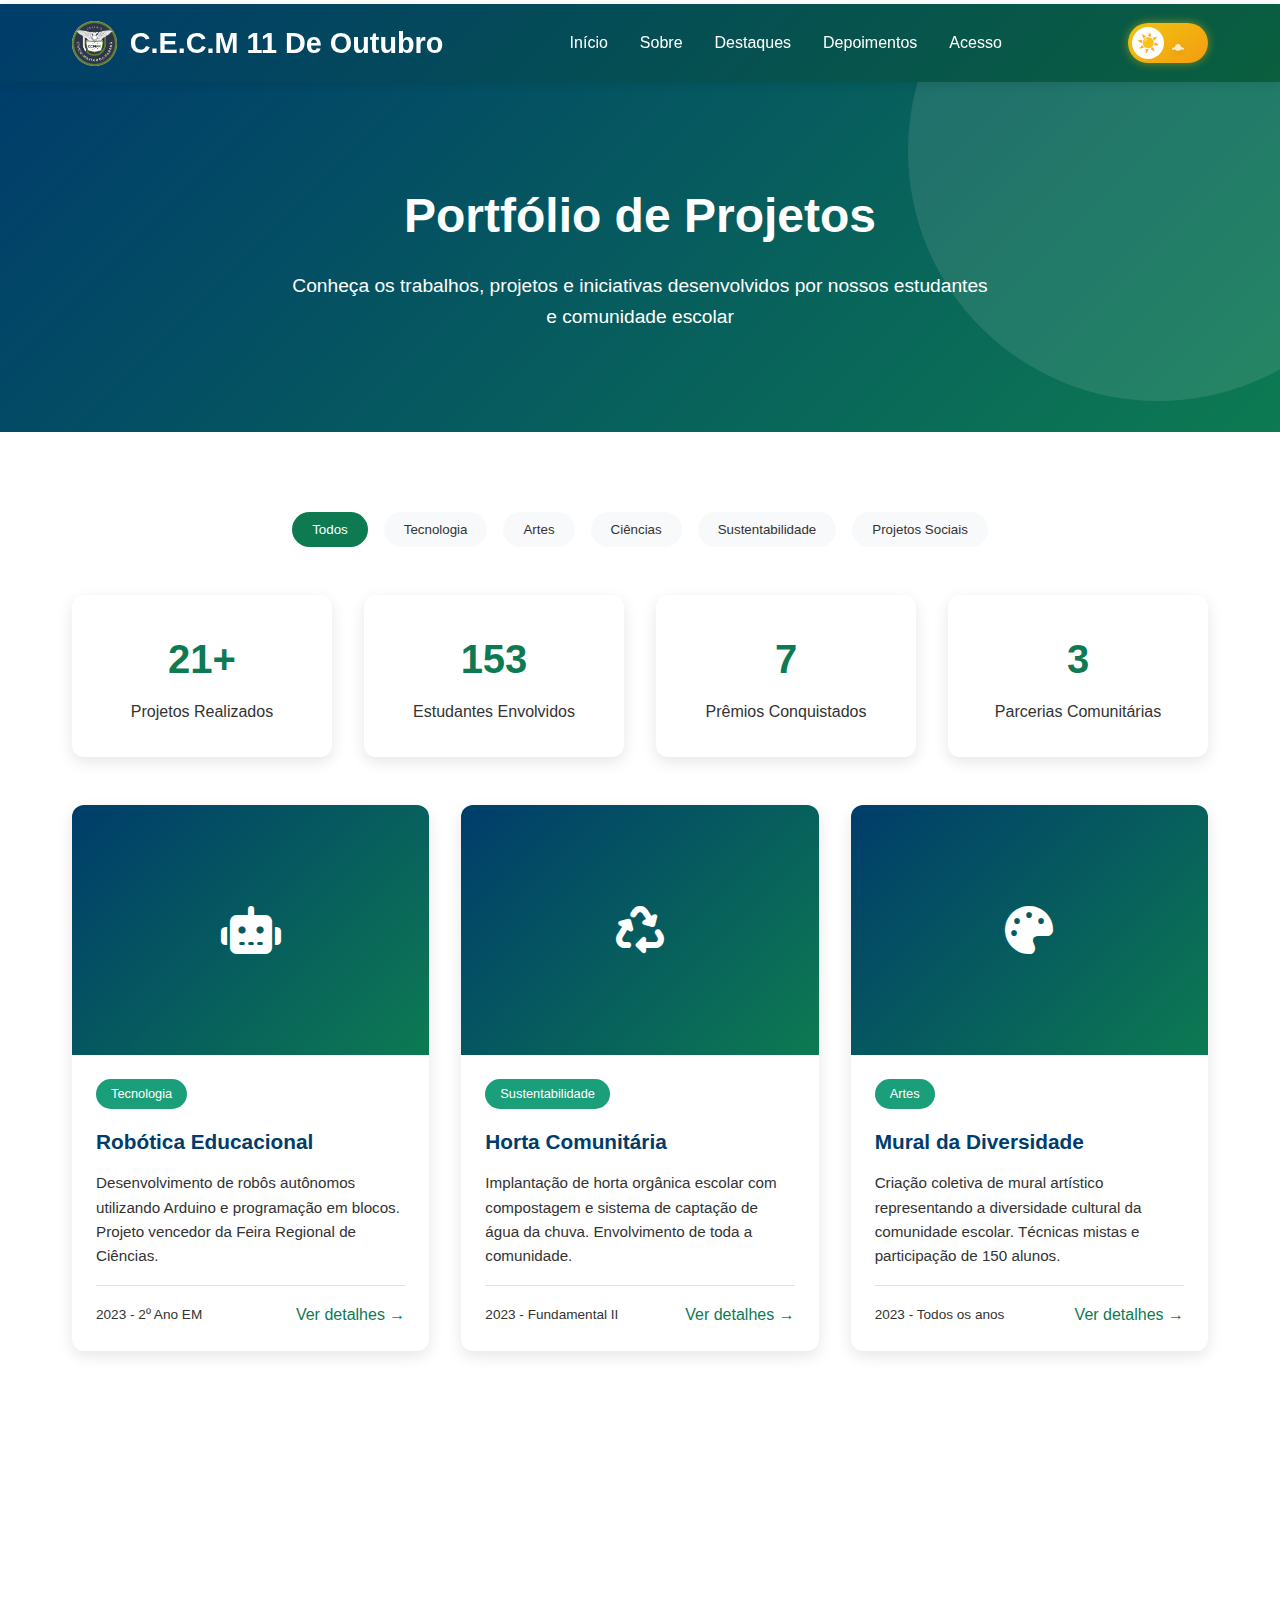
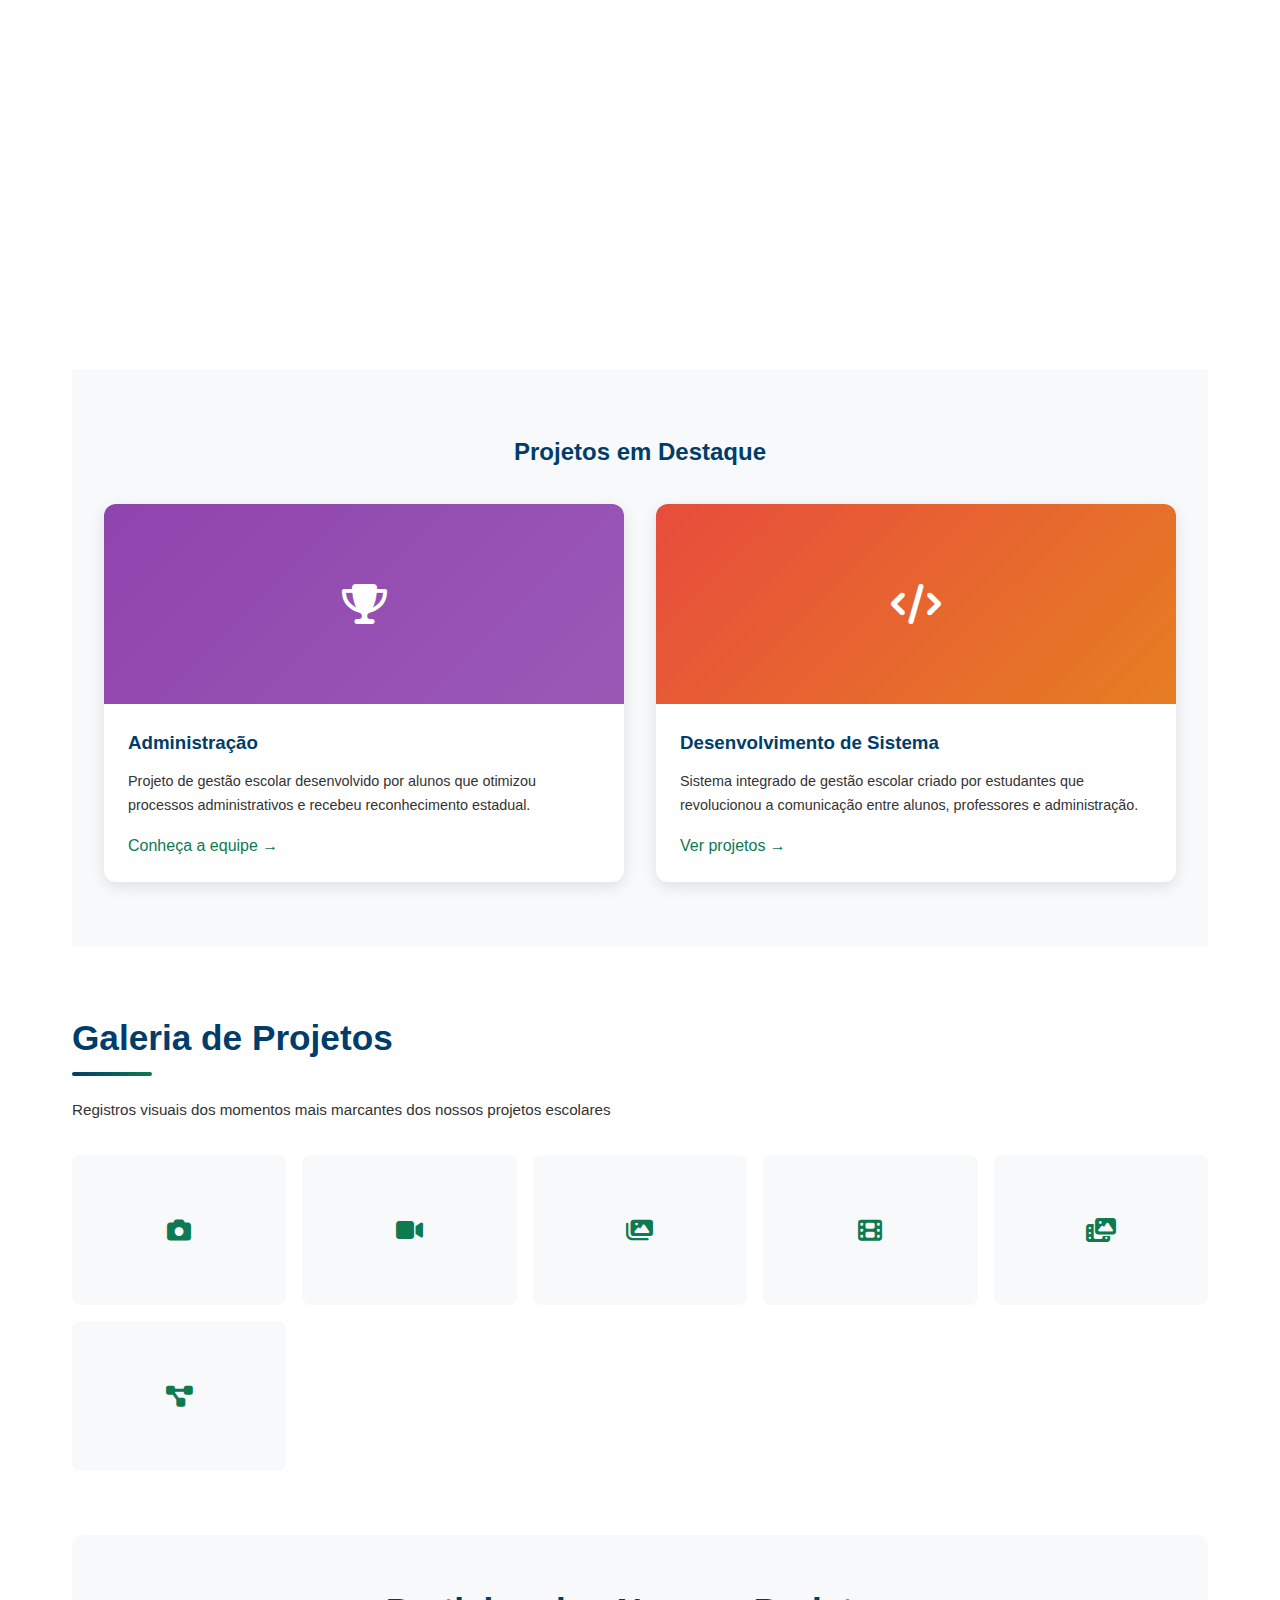
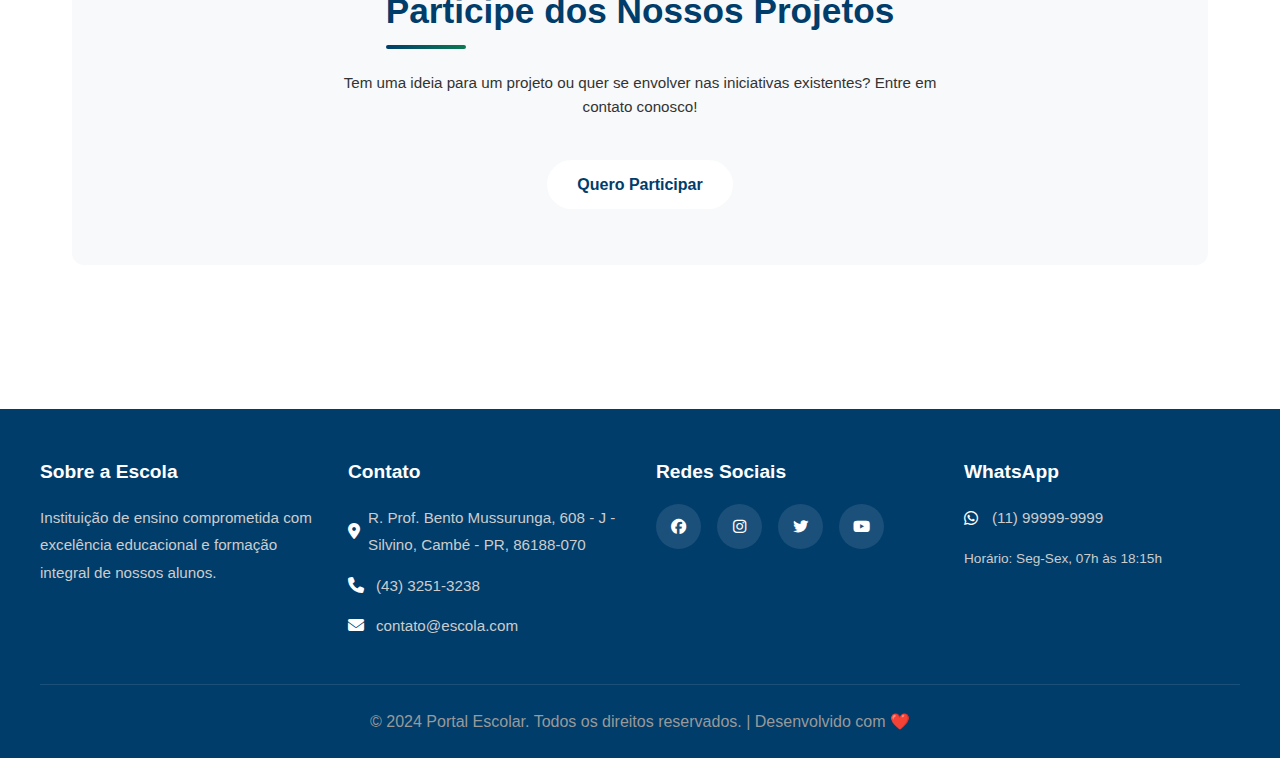
<file: portfolio.html>
<!DOCTYPE html>
<html lang="pt-BR">
<head>
    <meta charset="UTF-8">
    <meta name="viewport" content="width=device-width, initial-scale=1.0">
    <title>Portfólio - Projetos Escolares - C.E.C.M 11 De Outubro</title>
    <link rel="stylesheet" href="https://cdnjs.cloudflare.com/ajax/libs/font-awesome/6.4.0/css/all.min.css">
    <link rel="stylesheet" href="style.css">
    <style>
        /* Estilos específicos para a página Portfólio */
        .portfolio-hero {
            background: linear-gradient(135deg, var(--primary-dark) 0%, var(--primary-green-medium) 100%);
            color: white;
            padding: 100px 2rem;
            text-align: center;
            position: relative;
            overflow: hidden;
        }
        
        .portfolio-hero::before {
            content: "";
            position: absolute;
            top: -50%;
            right: -10%;
            width: 500px;
            height: 500px;
            background: rgba(255, 255, 255, 0.1);
            border-radius: 50%;
            animation: float 6s ease-in-out infinite;
        }
        
        .portfolio-hero h1 {
            font-size: 3rem;
            margin-bottom: 1rem;
            position: relative;
            z-index: 10;
        }
        
        .portfolio-hero p {
            font-size: 1.2rem;
            max-width: 700px;
            margin: 0 auto;
            position: relative;
            z-index: 10;
        }
        
        .portfolio-content {
            max-width: 1200px;
            margin: 0 auto;
            padding: 80px 2rem;
        }
        
        .portfolio-section {
            margin-bottom: 4rem;
        }
        
        .portfolio-section h2 {
            color: var(--primary-dark);
            font-size: 2.2rem;
            margin-bottom: 2rem;
            position: relative;
            display: inline-block;
        }
        
        .portfolio-section h2::after {
            content: "";
            position: absolute;
            bottom: -10px;
            left: 0;
            width: 80px;
            height: 4px;
            background: linear-gradient(90deg, var(--primary-dark), var(--primary-green-medium));
            border-radius: 2px;
        }
        
        .portfolio-filters {
            display: flex;
            justify-content: center;
            flex-wrap: wrap;
            gap: 1rem;
            margin-bottom: 3rem;
        }
        
        .filter-btn {
            padding: 10px 20px;
            background: var(--bg-secondary);
            border: none;
            border-radius: 25px;
            cursor: pointer;
            transition: all 0.3s ease;
            font-weight: 500;
            color: var(--text-color);
        }
        
        .filter-btn.active,
        .filter-btn:hover {
            background: var(--primary-green-medium);
            color: white;
        }
        
        .portfolio-grid {
            display: grid;
            grid-template-columns: repeat(auto-fill, minmax(350px, 1fr));
            gap: 2rem;
        }
        
        .portfolio-item {
            background: var(--card-bg);
            border-radius: 12px;
            overflow: hidden;
            box-shadow: 0 5px 15px var(--shadow-color);
            transition: all 0.3s ease;
        }
        
        .portfolio-item:hover {
            transform: translateY(-10px);
            box-shadow: 0 15px 30px var(--shadow-color);
        }
        
        .portfolio-image {
            width: 100%;
            height: 250px;
            background: linear-gradient(135deg, var(--primary-dark), var(--primary-green-medium));
            display: flex;
            align-items: center;
            justify-content: center;
            font-size: 3rem;
            color: white;
            position: relative;
            overflow: hidden;
        }
        
        .portfolio-image img {
            width: 100%;
            height: 100%;
            object-fit: cover;
        }
        
        .portfolio-info {
            padding: 1.5rem;
        }
        
        .portfolio-category {
            display: inline-block;
            padding: 5px 15px;
            background: var(--primary-green-light);
            color: white;
            border-radius: 15px;
            font-size: 0.8rem;
            margin-bottom: 1rem;
        }
        
        .portfolio-info h3 {
            color: var(--primary-dark);
            margin-bottom: 0.8rem;
            font-size: 1.3rem;
        }
        
        .portfolio-info p {
            color: var(--text-color);
            font-size: 0.95rem;
            line-height: 1.6;
            margin-bottom: 1rem;
        }
        
        .portfolio-meta {
            display: flex;
            justify-content: space-between;
            align-items: center;
            margin-top: 1rem;
            padding-top: 1rem;
            border-top: 1px solid var(--border-color);
        }
        
        .portfolio-date {
            font-size: 0.85rem;
            color: var(--text-color);
        }
        
        .portfolio-link {
            color: var(--primary-green-medium);
            text-decoration: none;
            font-weight: 500;
            transition: color 0.3s ease;
        }
        
        .portfolio-link:hover {
            color: var(--primary-dark);
        }
        
        .project-stats {
            display: grid;
            grid-template-columns: repeat(auto-fit, minmax(200px, 1fr));
            gap: 2rem;
            margin-top: 3rem;
        }
        
        .stat-item {
            text-align: center;
            padding: 2rem;
            background: var(--card-bg);
            border-radius: 12px;
            box-shadow: 0 5px 15px var(--shadow-color);
        }
        
        .stat-number {
            font-size: 2.5rem;
            font-weight: bold;
            color: var(--primary-green-medium);
            margin-bottom: 0.5rem;
        }
        
        .stat-label {
            color: var(--text-color);
            font-size: 1rem;
        }
        
        .featured-projects {
            background: var(--bg-secondary);
            padding: 4rem 2rem;
            margin: 4rem 0;
        }
        
        .featured-container {
            max-width: 1200px;
            margin: 0 auto;
        }
        
        .featured-grid {
            display: grid;
            grid-template-columns: repeat(auto-fit, minmax(300px, 1fr));
            gap: 2rem;
            margin-top: 2rem;
        }
        
        .featured-item {
            background: var(--card-bg);
            border-radius: 12px;
            overflow: hidden;
            box-shadow: 0 5px 15px var(--shadow-color);
        }
        
        .featured-image {
            height: 200px;
            background: linear-gradient(135deg, var(--primary-dark), var(--primary-green-medium));
            display: flex;
            align-items: center;
            justify-content: center;
            font-size: 2.5rem;
            color: white;
        }
        
        .featured-content {
            padding: 1.5rem;
        }
        
        .featured-content h3 {
            color: var(--primary-dark);
            margin-bottom: 0.8rem;
        }
        
        .featured-content p {
            color: var(--text-color);
            font-size: 0.9rem;
            margin-bottom: 1rem;
        }
        
        .project-gallery {
            display: grid;
            grid-template-columns: repeat(auto-fit, minmax(200px, 1fr));
            gap: 1rem;
            margin-top: 2rem;
        }
        
        .gallery-item {
            height: 150px;
            background: var(--bg-secondary);
            border-radius: 8px;
            overflow: hidden;
            display: flex;
            align-items: center;
            justify-content: center;
            font-size: 1.5rem;
            color: var(--primary-green-medium);
        }
        
        @media (max-width: 768px) {
            .portfolio-hero {
                padding: 80px 1rem;
            }
            
            .portfolio-hero h1 {
                font-size: 2.2rem;
            }
            
            .portfolio-hero p {
                font-size: 1rem;
            }
            
            .portfolio-content {
                padding: 60px 1rem;
            }
            
            .portfolio-grid {
                grid-template-columns: 1fr;
            }
            
            .portfolio-filters {
                gap: 0.5rem;
            }
            
            .filter-btn {
                padding: 8px 16px;
                font-size: 0.9rem;
            }
            
            .project-stats {
                grid-template-columns: repeat(2, 1fr);
            }
            
            .featured-grid {
                grid-template-columns: 1fr;
            }
            
            .project-gallery {
                grid-template-columns: repeat(2, 1fr);
            }
        }
        
        @media (max-width: 480px) {
            .project-stats {
                grid-template-columns: 1fr;
            }
            
            .project-gallery {
                grid-template-columns: 1fr;
            }
        }
    </style>
</head>
<body>
    <!-- INDICADOR DE PROGRESSO DE SCROLL -->
    <div class="progress-bar"></div>

    <!-- HEADER -->
    <header>
        <div class="header-container">
            <a href="index.html" class="logo">
                <div class="logo-icon">
                    <img src="img/logo1.png" alt="Logo C.E.C.M 11 De Outubro" class="logo-img">
                </div>
                <span>C.E.C.M 11 De Outubro</span>
            </a>
            <nav id="navMenu">
                <ul>
                    <li><a href="index.html">Início</a></li>
                    <li><a href="sobre.html">Sobre</a></li>
                    <li><a href="index.html#destaques">Destaques</a></li>
                    <li><a href="index.html#depoimentos">Depoimentos</a></li>
                    <li><a href="index.html#acesso">Acesso</a></li>
                </ul>
            </nav>

            <div class="header-actions">
                <!-- SWITCH DE TEMA -->
                <div class="theme-toggle-wrapper">
                    <label class="toggle-switch">
                        <input type="checkbox" id="themeToggleInput">
                        <span class="slider">
                            <div class="clouds">
                                <svg viewBox="0 0 100 100" class="cloud cloud1">
                                    <path d="M30,45 Q35,25 50,25 Q65,25 70,45 Q80,45 85,50 Q90,55 85,60 Q80,65 75,60 Q65,60 60,65 Q55,70 50,65 Q45,70 40,65 Q35,60 25,60 Q20,65 15,60 Q10,55 15,50 Q20,45 30,45"></path>
                                </svg>
                                <svg viewBox="0 0 100 100" class="cloud cloud2">
                                    <path d="M30,45 Q35,25 50,25 Q65,25 70,45 Q80,45 85,50 Q90,55 85,60 Q80,65 75,60 Q65,60 60,65 Q55,70 50,65 Q45,70 40,65 Q35,60 25,60 Q20,65 15,60 Q10,55 15,50 Q20,45 30,45"></path>
                                </svg>
                            </div>
                        </span>
                    </label>
                </div>
            </div>

            <div class="menu-toggle" id="menuToggle">
                <span></span>
                <span></span>
                <span></span>
            </div>
        </div>
    </header>

    <!-- HERO PORTFÓLIO -->
    <section class="portfolio-hero">
        <h1>Portfólio de Projetos</h1>
        <p>Conheça os trabalhos, projetos e iniciativas desenvolvidos por nossos estudantes e comunidade escolar</p>
    </section>

    <!-- CONTEÚDO PRINCIPAL -->
    <div class="portfolio-content">
        <!-- FILTROS -->
        <section class="portfolio-section">
            <div class="portfolio-filters">
                <button class="filter-btn active" data-filter="all">Todos</button>
                <button class="filter-btn" data-filter="tecnologia">Tecnologia</button>
                <button class="filter-btn" data-filter="artes">Artes</button>
                <button class="filter-btn" data-filter="ciencias">Ciências</button>
                <button class="filter-btn" data-filter="sustentabilidade">Sustentabilidade</button>
                <button class="filter-btn" data-filter="social">Projetos Sociais</button>
            </div>

            <!-- ESTATÍSTICAS -->
            <div class="project-stats">
                <div class="stat-item">
                    <div class="stat-number">45+</div>
                    <div class="stat-label">Projetos Realizados</div>
                </div>
                <div class="stat-item">
                    <div class="stat-number">320</div>
                    <div class="stat-label">Estudantes Envolvidos</div>
                </div>
                <div class="stat-item">
                    <div class="stat-number">15</div>
                    <div class="stat-label">Prêmios Conquistados</div>
                </div>
                <div class="stat-item">
                    <div class="stat-number">8</div>
                    <div class="stat-label">Parcerias Comunitárias</div>
                </div>
            </div>

            <!-- PROJETOS -->
            <div class="portfolio-grid">
                <!-- Projeto 1 -->
                <div class="portfolio-item" data-category="tecnologia">
                    <div class="portfolio-image">
                        <i class="fas fa-robot"></i>
                    </div>
                    <div class="portfolio-info">
                        <span class="portfolio-category">Tecnologia</span>
                        <h3>Robótica Educacional</h3>
                        <p>Desenvolvimento de robôs autônomos utilizando Arduino e programação em blocos. Projeto vencedor da Feira Regional de Ciências.</p>
                        <div class="portfolio-meta">
                            <span class="portfolio-date">2023 - 2º Ano EM</span>
                            <a href="#" class="portfolio-link">Ver detalhes →</a>
                        </div>
                    </div>
                </div>

                <!-- Projeto 2 -->
                <div class="portfolio-item" data-category="sustentabilidade">
                    <div class="portfolio-image">
                        <i class="fas fa-recycle"></i>
                    </div>
                    <div class="portfolio-info">
                        <span class="portfolio-category">Sustentabilidade</span>
                        <h3>Horta Comunitária</h3>
                        <p>Implantação de horta orgânica escolar com compostagem e sistema de captação de água da chuva. Envolvimento de toda a comunidade.</p>
                        <div class="portfolio-meta">
                            <span class="portfolio-date">2023 - Fundamental II</span>
                            <a href="#" class="portfolio-link">Ver detalhes →</a>
                        </div>
                    </div>
                </div>

                <!-- Projeto 3 -->
                <div class="portfolio-item" data-category="artes">
                    <div class="portfolio-image">
                        <i class="fas fa-palette"></i>
                    </div>
                    <div class="portfolio-info">
                        <span class="portfolio-category">Artes</span>
                        <h3>Mural da Diversidade</h3>
                        <p>Criação coletiva de mural artístico representando a diversidade cultural da comunidade escolar. Técnicas mistas e participação de 150 alunos.</p>
                        <div class="portfolio-meta">
                            <span class="portfolio-date">2023 - Todos os anos</span>
                            <a href="#" class="portfolio-link">Ver detalhes →</a>
                        </div>
                    </div>
                </div>

                <!-- Projeto 4 -->
                <div class="portfolio-item" data-category="ciencias">
                    <div class="portfolio-image">
                        <i class="fas fa-flask"></i>
                    </div>
                    <div class="portfolio-info">
                        <span class="portfolio-category">Ciências</span>
                        <h3>Estudo da Qualidade da Água</h3>
                        <p>Análise química e biológica da água do rio local, com propostas de preservação ambiental apresentadas à prefeitura.</p>
                        <div class="portfolio-meta">
                            <span class="portfolio-date">2023 - 3º Ano EM</span>
                            <a href="#" class="portfolio-link">Ver detalhes →</a>
                        </div>
                    </div>
                </div>

                <!-- Projeto 5 -->
                <div class="portfolio-item" data-category="social">
                    <div class="portfolio-image">
                        <i class="fas fa-hands-helping"></i>
                    </div>
                    <div class="portfolio-info">
                        <span class="portfolio-category">Projetos Sociais</span>
                        <h3>Alfabetização de Adultos</h3>
                        <p>Projeto de extensão onde alunos do ensino médio atuam como monitores no programa de alfabetização de adultos da comunidade.</p>
                        <div class="portfolio-meta">
                            <span class="portfolio-date">2023 - Voluntários</span>
                            <a href="#" class="portfolio-link">Ver detalhes →</a>
                        </div>
                    </div>
                </div>

                <!-- Projeto 6 -->
                <div class="portfolio-item" data-category="tecnologia">
                    <div class="portfolio-image">
                        <i class="fas fa-laptop-code"></i>
                    </div>
                    <div class="portfolio-info">
                        <span class="portfolio-category">Tecnologia</span>
                        <h3>Programação Web</h3>
                        <p>Desenvolvimento de sites e aplicações web por alunos do curso técnico em informática para pequenos negócios locais.</p>
                        <div class="portfolio-meta">
                            <span class="portfolio-date">2023 - Técnico</span>
                            <a href="#" class="portfolio-link">Ver detalhes →</a>
                        </div>
                    </div>
                </div>
            </div>
        </section>

        <!-- PROJETOS EM DESTAQUE -->
        <section class="featured-projects">
            <div class="featured-container">
                <h2 style="text-align: center; color: var(--primary-dark); margin-bottom: 2rem;">Projetos em Destaque</h2>
                
                <div class="featured-grid">
                    <div class="featured-item">
                        <div class="featured-image" style="background: linear-gradient(135deg, #8e44ad, #9b59b6);">
                            <i class="fas fa-trophy"></i>
                        </div>
                        <div class="featured-content">
                            <h3>Administração</h3>
                            <p>Projeto de gestão escolar desenvolvido por alunos que otimizou processos administrativos e recebeu reconhecimento estadual.</p>
                            <a href="#" class="portfolio-link">Conheça a equipe →</a>
                        </div>
                    </div>
                    
                    <div class="featured-item">
                        <div class="featured-image" style="background: linear-gradient(135deg, #e74c3c, #e67e22);">
                            <i class="fas fa-code"></i>
                        </div>
                        <div class="featured-content">
                            <h3>Desenvolvimento de Sistema</h3>
                            <p>Sistema integrado de gestão escolar criado por estudantes que revolucionou a comunicação entre alunos, professores e administração.</p>
                            <a href="#" class="portfolio-link">Ver projetos →</a>
                        </div>
                    </div>
                </div>
            </div>
        </section>

        <!-- GALERIA DE FOTOS -->
        <section class="portfolio-section">
            <h2>Galeria de Projetos</h2>
            <p style="margin-bottom: 2rem;">Registros visuais dos momentos mais marcantes dos nossos projetos escolares</p>
            
            <div class="project-gallery">
                <div class="gallery-item">
                    <i class="fas fa-camera"></i>
                </div>
                <div class="gallery-item">
                    <i class="fas fa-video"></i>
                </div>
                <div class="gallery-item">
                    <i class="fas fa-images"></i>
                </div>
                <div class="gallery-item">
                    <i class="fas fa-film"></i>
                </div>
                <div class="gallery-item">
                    <i class="fas fa-photo-video"></i>
                </div>
                <div class="gallery-item">
                    <i class="fas fa-project-diagram"></i>
                </div>
            </div>
        </section>

        <!-- CHAMADA PARA AÇÃO -->
        <section class="portfolio-section" style="text-align: center; background: var(--bg-secondary); padding: 3rem; border-radius: 12px;">
            <h2>Participe dos Nossos Projetos</h2>
            <p style="margin-bottom: 2rem; max-width: 600px; margin-left: auto; margin-right: auto;">
                Tem uma ideia para um projeto ou quer se envolver nas iniciativas existentes? Entre em contato conosco!
            </p>
            <a href="contato.php" class="btn btn-primary">Quero Participar</a>
        </section>
    </div>

    <!-- FOOTER -->
    <footer>
        <div class="footer-container">
            <div class="footer-content">
                <div class="footer-section">
                    <h3>Sobre a Escola</h3>
                    <p>Instituição de ensino comprometida com excelência educacional e formação integral de nossos alunos.</p>
                </div>

                <div class="footer-section">
                    <h3>Contato</h3>
                    <div class="footer-info">
                        <i class="fas fa-map-marker-alt"></i>
                        <p>R. Prof. Bento Mussurunga, 608 - J - Silvino, Cambé - PR, 86188-070</p>
                    </div>
                    <div class="footer-info">
                        <i class="fas fa-phone"></i>
                        <a href="tel:1133334444">(43) 3251-3238</a>
                    </div>
                    <div class="footer-info">
                        <i class="fas fa-envelope"></i>
                        <a href="mailto:contato@escola.com">contato@escola.com</a>
                    </div>
                </div>

                <div class="footer-section">
                    <h3>Redes Sociais</h3>
                    <div class="social-links">
                        <a href="#"><i class="fab fa-facebook"></i></a>
                        <a href="#"><i class="fab fa-instagram"></i></a>
                        <a href="#"><i class="fab fa-twitter"></i></a>
                        <a href="#"><i class="fab fa-youtube"></i></a>
                    </div>
                </div>

                <div class="footer-section">
                    <h3>WhatsApp</h3>
                    <div class="footer-info">
                        <i class="fab fa-whatsapp"></i>
                        <a href="https://wa.me/5511999999999">(11) 99999-9999</a>
                    </div>
                    <p style="margin-top: 1rem; font-size: 0.85rem">Horário: Seg-Sex, 07h às 18:15h</p>
                </div>
            </div>

            <div class="footer-bottom">
                <p>&copy; 2024 Portal Escolar. Todos os direitos reservados. | Desenvolvido com ❤️</p>
            </div>
        </div>
    </footer>

    <script>
        // Script para funcionalidades específicas da página Portfólio
        const menuToggle = document.getElementById("menuToggle");
        const navMenu = document.getElementById("navMenu");
        const themeToggleInput = document.getElementById("themeToggleInput");
        const progressBar = document.querySelector(".progress-bar");
        const filterButtons = document.querySelectorAll(".filter-btn");
        const portfolioItems = document.querySelectorAll(".portfolio-item");

        // MENU MOBILE
        menuToggle.addEventListener("click", () => {
            navMenu.classList.toggle("active");
        });

        document.querySelectorAll("nav a").forEach((link) => {
            link.addEventListener("click", () => {
                navMenu.classList.remove("active");
            });
        });

        // TEMA ESCURO/CLARO
        const prefersDarkScheme = window.matchMedia("(prefers-color-scheme: dark)");
        const currentTheme = localStorage.getItem("theme") || (prefersDarkScheme.matches ? "dark" : "light");

        function setTheme(theme) {
            document.documentElement.setAttribute("data-theme", theme);
            localStorage.setItem("theme", theme);
            themeToggleInput.checked = theme === "dark";
        }

        setTheme(currentTheme);

        themeToggleInput.addEventListener("change", () => {
            const theme = document.documentElement.getAttribute("data-theme");
            const newTheme = theme === "dark" ? "light" : "dark";
            setTheme(newTheme);
        });

        // INDICADOR DE SCROLL
        window.addEventListener("scroll", () => {
            const scrollTop = window.scrollY;
            const docHeight = document.documentElement.scrollHeight - window.innerHeight;
            const scrollPercent = (scrollTop / docHeight) * 100;
            progressBar.style.width = scrollPercent + "%";
        });

        // FILTROS DE PROJETOS
        filterButtons.forEach(button => {
            button.addEventListener("click", () => {
                // Remove active class de todos os botões
                filterButtons.forEach(btn => btn.classList.remove("active"));
                // Adiciona active class ao botão clicado
                button.classList.add("active");
                
                const filterValue = button.getAttribute("data-filter");
                
                portfolioItems.forEach(item => {
                    if (filterValue === "all" || item.getAttribute("data-category") === filterValue) {
                        item.style.display = "block";
                        setTimeout(() => {
                            item.style.opacity = "1";
                            item.style.transform = "translateY(0)";
                        }, 100);
                    } else {
                        item.style.opacity = "0";
                        item.style.transform = "translateY(20px)";
                        setTimeout(() => {
                            item.style.display = "none";
                        }, 300);
                    }
                });
            });
        });

        // Animação para números (contagem crescente)
        const statNumbers = document.querySelectorAll('.stat-number');
        
        const observer = new IntersectionObserver((entries) => {
            entries.forEach(entry => {
                if (entry.isIntersecting) {
                    const statNumber = entry.target;
                    const target = parseInt(statNumber.textContent);
                    let current = 0;
                    const increment = target / 50;
                    
                    const timer = setInterval(() => {
                        current += increment;
                        if (current >= target) {
                            statNumber.textContent = target + (statNumber.textContent.includes('+') ? '+' : '');
                            clearInterval(timer);
                        } else {
                            statNumber.textContent = Math.floor(current) + (statNumber.textContent.includes('+') ? '+' : '');
                        }
                    }, 30);
                    
                    observer.unobserve(statNumber);
                }
            });
        }, { threshold: 0.5 });
        
        statNumbers.forEach(statNumber => {
            observer.observe(statNumber);
        });

        // Animação de entrada para os itens do portfólio
        const portfolioObserver = new IntersectionObserver((entries) => {
            entries.forEach(entry => {
                if (entry.isIntersecting) {
                    entry.target.style.opacity = "1";
                    entry.target.style.transform = "translateY(0)";
                }
            });
        }, { threshold: 0.1 });

        portfolioItems.forEach(item => {
            item.style.opacity = "0";
            item.style.transform = "translateY(20px)";
            item.style.transition = "opacity 0.5s ease, transform 0.5s ease";
            portfolioObserver.observe(item);
        });
    </script>
</body>
</html>
</file>
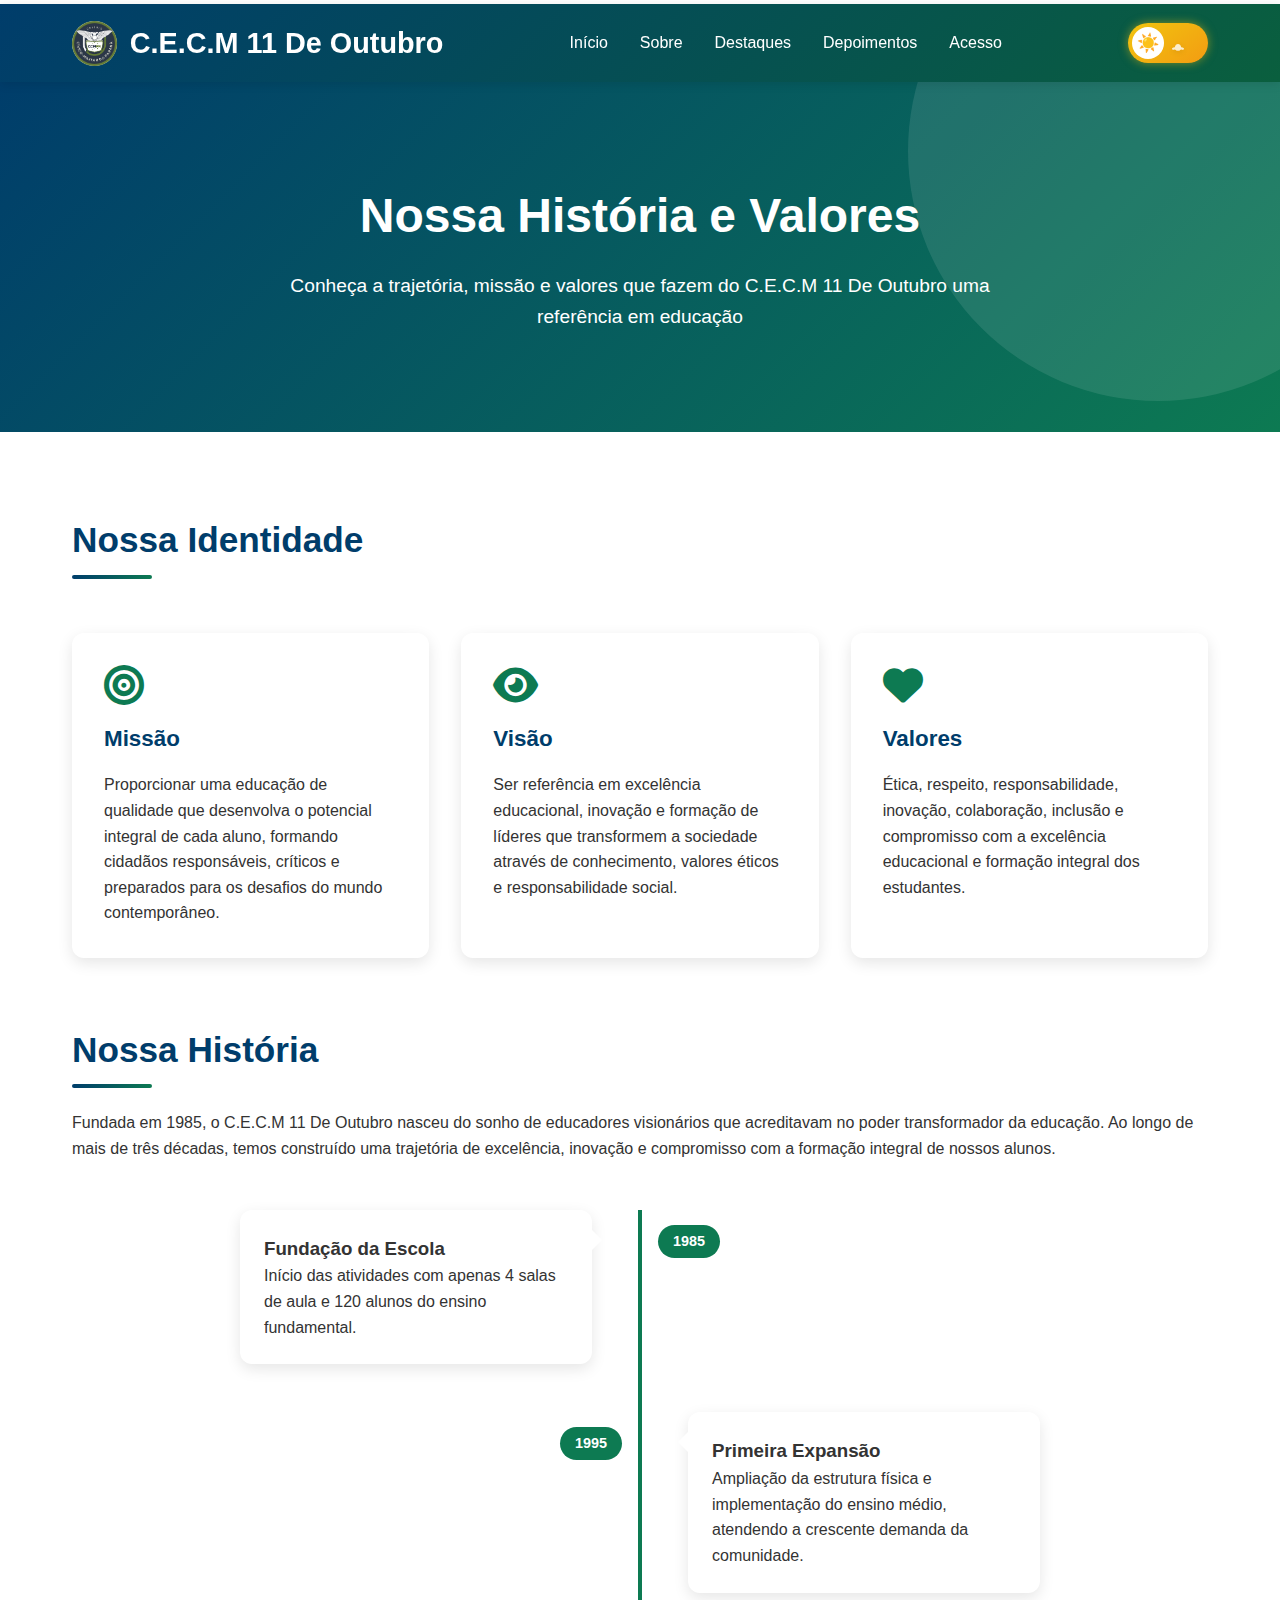
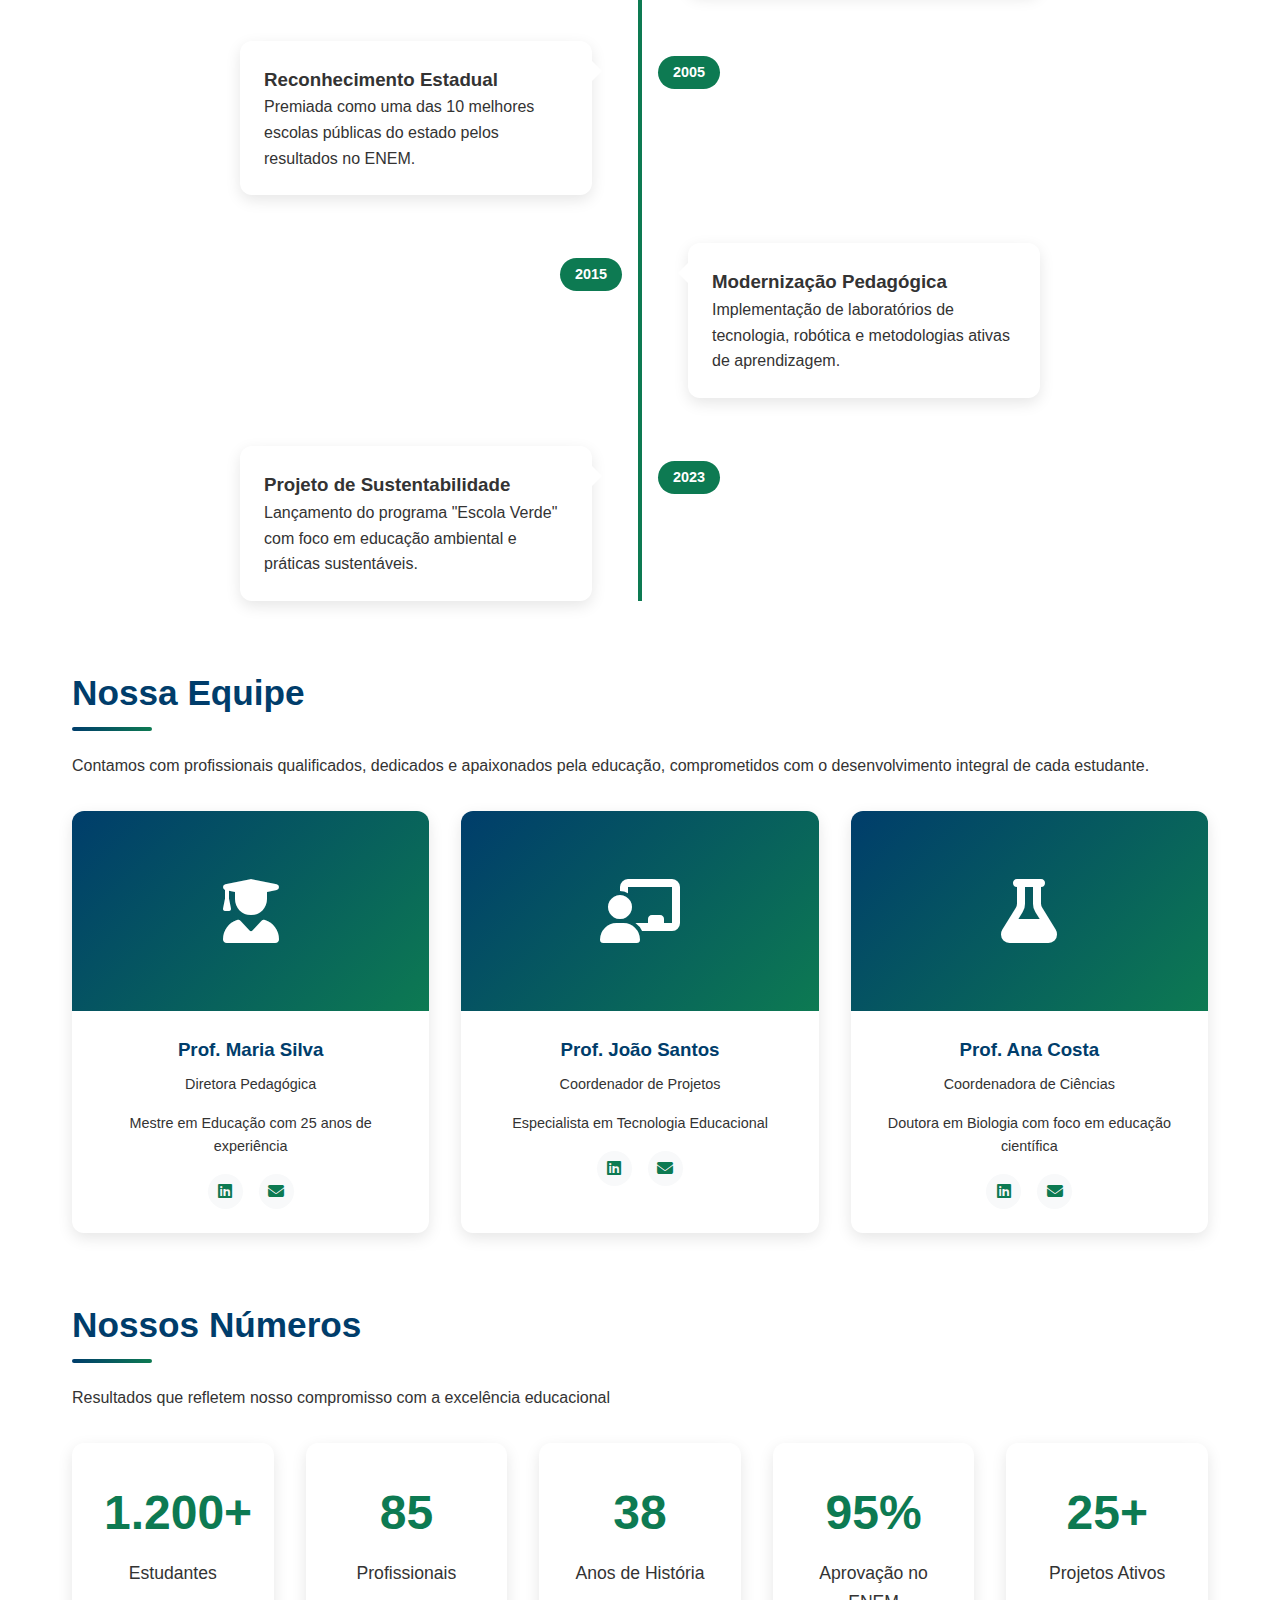
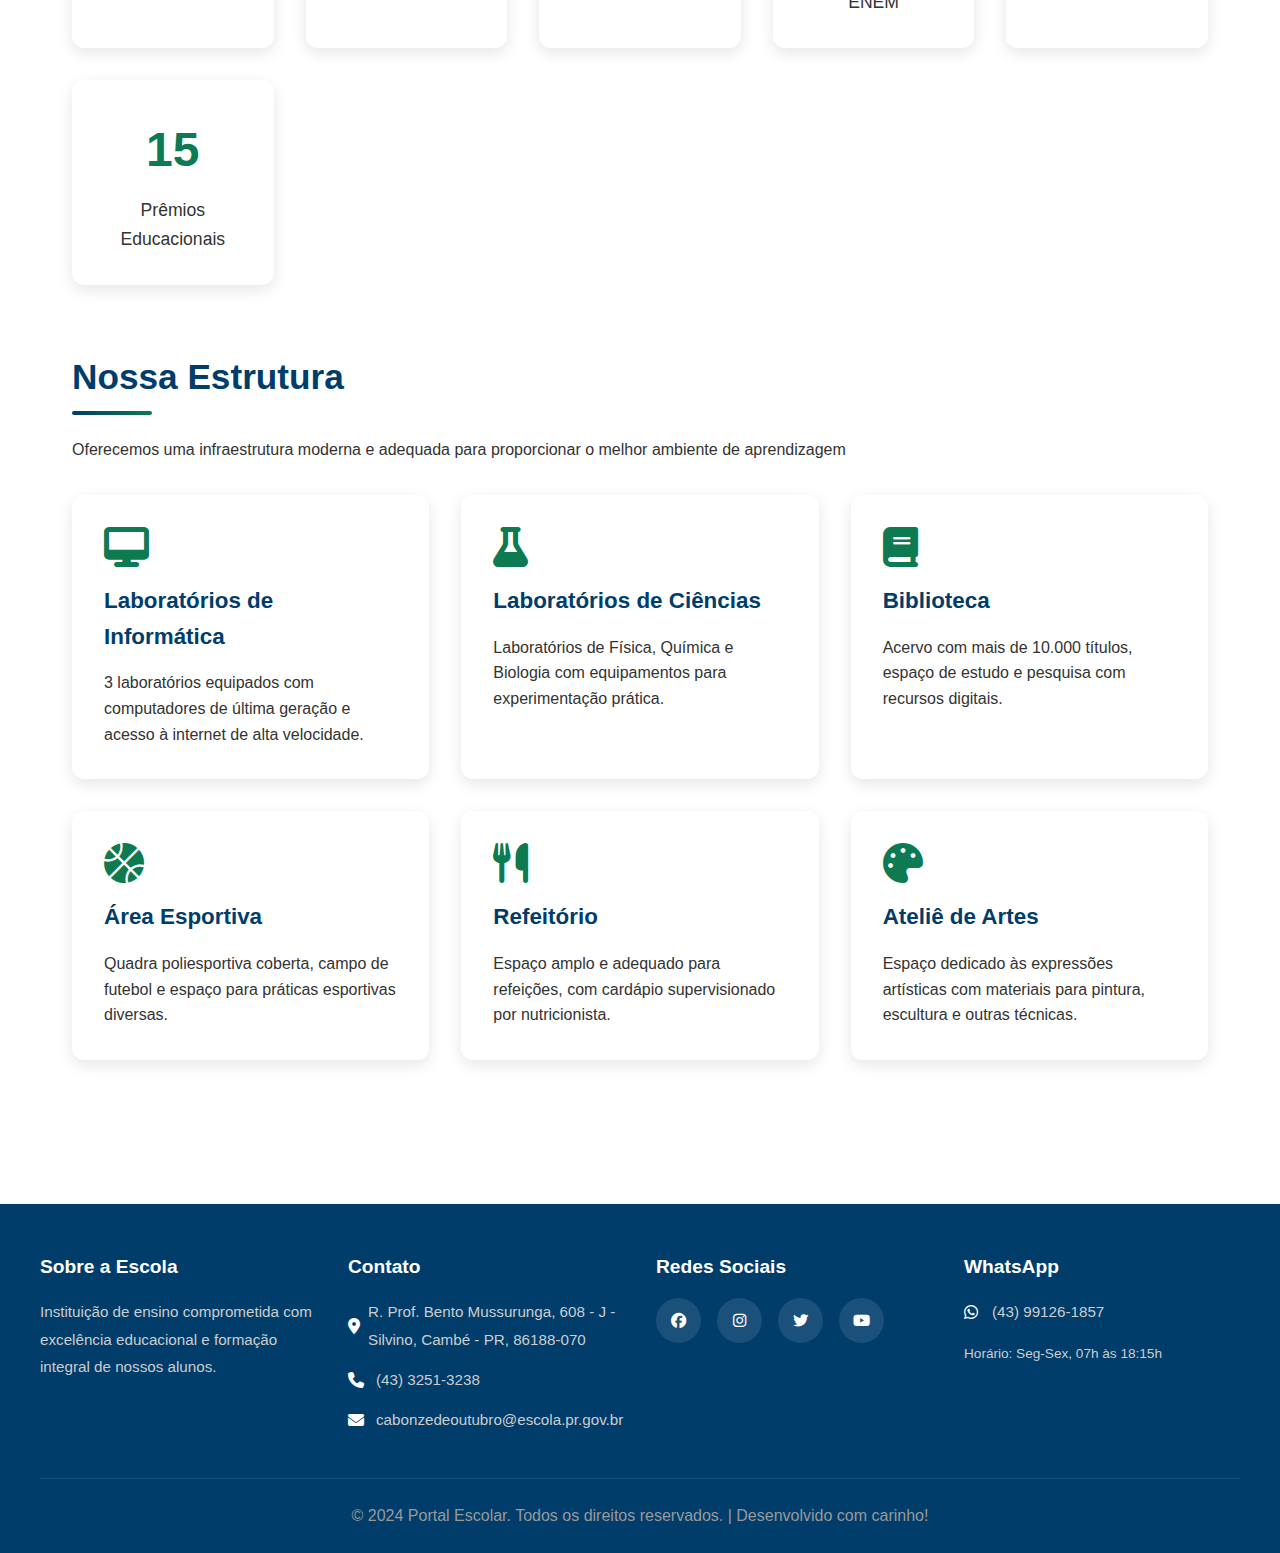
<file: sobre.html>
<!DOCTYPE html>
<html lang="pt-BR">
<head>
    <meta charset="UTF-8">
    <meta name="viewport" content="width=device-width, initial-scale=1.0">
    <title>Sobre Nossa Escola - C.E.C.M 11 De Outubro</title>
    <link rel="stylesheet" href="https://cdnjs.cloudflare.com/ajax/libs/font-awesome/6.4.0/css/all.min.css">
    <link rel="stylesheet" href="style.css">
    <style>
        /* Estilos específicos para a página Sobre */
        .sobre-hero {
            background: linear-gradient(135deg, var(--primary-dark) 0%, var(--primary-green-medium) 100%);
            color: white;
            padding: 100px 2rem;
            text-align: center;
            position: relative;
            overflow: hidden;
        }
        
        .sobre-hero::before {
            content: "";
            position: absolute;
            top: -50%;
            right: -10%;
            width: 500px;
            height: 500px;
            background: rgba(255, 255, 255, 0.1);
            border-radius: 50%;
            animation: float 6s ease-in-out infinite;
        }
        
        .sobre-hero h1 {
            font-size: 3rem;
            margin-bottom: 1rem;
            position: relative;
            z-index: 10;
        }
        
        .sobre-hero p {
            font-size: 1.2rem;
            max-width: 700px;
            margin: 0 auto;
            position: relative;
            z-index: 10;
        }
        
        .sobre-content {
            max-width: 1200px;
            margin: 0 auto;
            padding: 80px 2rem;
        }
        
        .sobre-section {
            margin-bottom: 4rem;
        }
        
        .sobre-section h2 {
            color: var(--primary-dark);
            font-size: 2.2rem;
            margin-bottom: 2rem;
            position: relative;
            display: inline-block;
        }
        
        .sobre-section h2::after {
            content: "";
            position: absolute;
            bottom: -10px;
            left: 0;
            width: 80px;
            height: 4px;
            background: linear-gradient(90deg, var(--primary-dark), var(--primary-green-medium));
            border-radius: 2px;
        }
        
        .sobre-grid {
            display: grid;
            grid-template-columns: repeat(auto-fit, minmax(300px, 1fr));
            gap: 2rem;
            margin-top: 2rem;
        }
        
        .sobre-card {
            background: var(--card-bg);
            border-radius: 12px;
            padding: 2rem;
            box-shadow: 0 5px 15px var(--shadow-color);
            transition: all 0.3s ease;
        }
        
        .sobre-card:hover {
            transform: translateY(-5px);
            box-shadow: 0 10px 25px var(--shadow-color);
        }
        
        .sobre-card i {
            font-size: 2.5rem;
            color: var(--primary-green-medium);
            margin-bottom: 1rem;
        }
        
        .sobre-card h3 {
            color: var(--primary-dark);
            margin-bottom: 1rem;
            font-size: 1.4rem;
        }
        
        .timeline {
            position: relative;
            max-width: 800px;
            margin: 3rem auto 0;
        }
        
        .timeline::before {
            content: "";
            position: absolute;
            top: 0;
            bottom: 0;
            left: 50%;
            width: 4px;
            background: var(--primary-green-medium);
            transform: translateX(-50%);
        }
        
        .timeline-item {
            position: relative;
            margin-bottom: 3rem;
            width: 50%;
            padding-right: 3rem;
        }
        
        .timeline-item:nth-child(even) {
            margin-left: 50%;
            padding-right: 0;
            padding-left: 3rem;
        }
        
        .timeline-content {
            background: var(--card-bg);
            border-radius: 12px;
            padding: 1.5rem;
            box-shadow: 0 5px 15px var(--shadow-color);
            position: relative;
        }
        
        .timeline-content::before {
            content: "";
            position: absolute;
            top: 20px;
            right: -10px;
            width: 0;
            height: 0;
            border-top: 10px solid transparent;
            border-bottom: 10px solid transparent;
            border-left: 10px solid var(--card-bg);
        }
        
        .timeline-item:nth-child(even) .timeline-content::before {
            right: auto;
            left: -10px;
            border-left: none;
            border-right: 10px solid var(--card-bg);
        }
        
        .timeline-year {
            position: absolute;
            top: 15px;
            right: -80px;
            background: var(--primary-green-medium);
            color: white;
            padding: 5px 15px;
            border-radius: 20px;
            font-weight: bold;
            font-size: 0.9rem;
        }
        
        .timeline-item:nth-child(even) .timeline-year {
            right: auto;
            left: -80px;
        }
        
        .team-grid {
            display: grid;
            grid-template-columns: repeat(auto-fit, minmax(250px, 1fr));
            gap: 2rem;
            margin-top: 2rem;
        }
        
        .team-card {
            background: var(--card-bg);
            border-radius: 12px;
            overflow: hidden;
            box-shadow: 0 5px 15px var(--shadow-color);
            transition: all 0.3s ease;
            text-align: center;
        }
        
        .team-card:hover {
            transform: translateY(-5px);
            box-shadow: 0 10px 25px var(--shadow-color);
        }
        
        .team-image {
            height: 200px;
            background: linear-gradient(135deg, var(--primary-dark), var(--primary-green-medium));
            display: flex;
            align-items: center;
            justify-content: center;
            font-size: 4rem;
            color: white;
        }
        
        .team-info {
            padding: 1.5rem;
        }
        
        .team-info h3 {
            color: var(--primary-dark);
            margin-bottom: 0.5rem;
        }
        
        .team-info p {
            color: var(--text-color);
            font-size: 0.9rem;
            margin-bottom: 1rem;
        }
        
        .team-social {
            display: flex;
            justify-content: center;
            gap: 1rem;
        }
        
        .team-social a {
            width: 35px;
            height: 35px;
            border-radius: 50%;
            background: var(--bg-secondary);
            display: flex;
            align-items: center;
            justify-content: center;
            color: var(--primary-green-medium);
            text-decoration: none;
            transition: all 0.3s ease;
        }
        
        .team-social a:hover {
            background: var(--primary-green-medium);
            color: white;
        }
        
        .stats-grid {
            display: grid;
            grid-template-columns: repeat(auto-fit, minmax(200px, 1fr));
            gap: 2rem;
            margin-top: 2rem;
        }
        
        .stat-card {
            background: var(--card-bg);
            border-radius: 12px;
            padding: 2rem;
            text-align: center;
            box-shadow: 0 5px 15px var(--shadow-color);
            transition: all 0.3s ease;
        }
        
        .stat-card:hover {
            transform: translateY(-5px);
            box-shadow: 0 10px 25px var(--shadow-color);
        }
        
        .stat-number {
            font-size: 3rem;
            font-weight: bold;
            color: var(--primary-green-medium);
            margin-bottom: 0.5rem;
        }
        
        .stat-label {
            color: var(--text-color);
            font-size: 1.1rem;
        }
        
        @media (max-width: 768px) {
            .sobre-hero {
                padding: 80px 1rem;
            }
            
            .sobre-hero h1 {
                font-size: 2.2rem;
            }
            
            .sobre-hero p {
                font-size: 1rem;
            }
            
            .sobre-content {
                padding: 60px 1rem;
            }
            
            .timeline::before {
                left: 30px;
            }
            
            .timeline-item {
                width: 100%;
                padding-right: 0;
                padding-left: 70px;
            }
            
            .timeline-item:nth-child(even) {
                margin-left: 0;
                padding-left: 70px;
            }
            
            .timeline-content::before {
                right: auto;
                left: -10px;
                border-left: none;
                border-right: 10px solid var(--card-bg);
            }
            
            .timeline-year {
                right: auto;
                left: 0;
                top: -25px;
            }
            
            .timeline-item:nth-child(even) .timeline-year {
                left: 0;
            }
        }
    </style>
</head>
<body>
    <!-- INDICADOR DE PROGRESSO DE SCROLL -->
    <div class="progress-bar"></div>

    <!-- HEADER -->
    <header>
        <div class="header-container">
            <a href="index.html" class="logo">
                <div class="logo-icon">
                    <img src="img/logo1.png" alt="Logo C.E.C.M 11 De Outubro" class="logo-img">
                </div>
                <span>C.E.C.M 11 De Outubro</span>
            </a>
            <nav id="navMenu">
                <ul>
                    <li><a href="index.html">Início</a></li>
                    <li><a href="#sobre">Sobre</a></li>
                    <li><a href="index.html#destaques">Destaques</a></li>
                    <li><a href="index.html#depoimentos">Depoimentos</a></li>
                    <li><a href="index.html#acesso">Acesso</a></li>
                </ul>
            </nav>

            <div class="header-actions">
                <!-- SWITCH DE TEMA -->
                <div class="theme-toggle-wrapper">
                    <label class="toggle-switch">
                        <input type="checkbox" id="themeToggleInput">
                        <span class="slider">
                            <div class="clouds">
                                <svg viewBox="0 0 100 100" class="cloud cloud1">
                                    <path d="M30,45 Q35,25 50,25 Q65,25 70,45 Q80,45 85,50 Q90,55 85,60 Q80,65 75,60 Q65,60 60,65 Q55,70 50,65 Q45,70 40,65 Q35,60 25,60 Q20,65 15,60 Q10,55 15,50 Q20,45 30,45"></path>
                                </svg>
                                <svg viewBox="0 0 100 100" class="cloud cloud2">
                                    <path d="M30,45 Q35,25 50,25 Q65,25 70,45 Q80,45 85,50 Q90,55 85,60 Q80,65 75,60 Q65,60 60,65 Q55,70 50,65 Q45,70 40,65 Q35,60 25,60 Q20,65 15,60 Q10,55 15,50 Q20,45 30,45"></path>
                                </svg>
                            </div>
                        </span>
                    </label>
                </div>
            </div>

            <div class="menu-toggle" id="menuToggle">
                <span></span>
                <span></span>
                <span></span>
            </div>
        </div>
    </header>

    <!-- HERO SOBRE -->
    <section class="sobre-hero" id="sobre">
        <h1>Nossa História e Valores</h1>
        <p>Conheça a trajetória, missão e valores que fazem do C.E.C.M 11 De Outubro uma referência em educação</p>
    </section>

    <!-- CONTEÚDO PRINCIPAL -->
    <div class="sobre-content">
        <!-- MISSÃO, VISÃO E VALORES -->
        <section class="sobre-section">
            <h2>Nossa Identidade</h2>
            <div class="sobre-grid">
                <div class="sobre-card">
                    <i class="fas fa-bullseye"></i>
                    <h3>Missão</h3>
                    <p>Proporcionar uma educação de qualidade que desenvolva o potencial integral de cada aluno, formando cidadãos responsáveis, críticos e preparados para os desafios do mundo contemporâneo.</p>
                </div>
                
                <div class="sobre-card">
                    <i class="fas fa-eye"></i>
                    <h3>Visão</h3>
                    <p>Ser referência em excelência educacional, inovação e formação de líderes que transformem a sociedade através de conhecimento, valores éticos e responsabilidade social.</p>
                </div>
                
                <div class="sobre-card">
                    <i class="fas fa-heart"></i>
                    <h3>Valores</h3>
                    <p>Ética, respeito, responsabilidade, inovação, colaboração, inclusão e compromisso com a excelência educacional e formação integral dos estudantes.</p>
                </div>
            </div>
        </section>

        <!-- NOSSA HISTÓRIA -->
        <section class="sobre-section">
            <h2>Nossa História</h2>
            <p>Fundada em 1985, o C.E.C.M 11 De Outubro nasceu do sonho de educadores visionários que acreditavam no poder transformador da educação. Ao longo de mais de três décadas, temos construído uma trajetória de excelência, inovação e compromisso com a formação integral de nossos alunos.</p>
            
            <div class="timeline">
                <div class="timeline-item">
                    <div class="timeline-year">1985</div>
                    <div class="timeline-content">
                        <h3>Fundação da Escola</h3>
                        <p>Início das atividades com apenas 4 salas de aula e 120 alunos do ensino fundamental.</p>
                    </div>
                </div>
                
                <div class="timeline-item">
                    <div class="timeline-year">1995</div>
                    <div class="timeline-content">
                        <h3>Primeira Expansão</h3>
                        <p>Ampliação da estrutura física e implementação do ensino médio, atendendo a crescente demanda da comunidade.</p>
                    </div>
                </div>
                
                <div class="timeline-item">
                    <div class="timeline-year">2005</div>
                    <div class="timeline-content">
                        <h3>Reconhecimento Estadual</h3>
                        <p>Premiada como uma das 10 melhores escolas públicas do estado pelos resultados no ENEM.</p>
                    </div>
                </div>
                
                <div class="timeline-item">
                    <div class="timeline-year">2015</div>
                    <div class="timeline-content">
                        <h3>Modernização Pedagógica</h3>
                        <p>Implementação de laboratórios de tecnologia, robótica e metodologias ativas de aprendizagem.</p>
                    </div>
                </div>
                
                <div class="timeline-item">
                    <div class="timeline-year">2023</div>
                    <div class="timeline-content">
                        <h3>Projeto de Sustentabilidade</h3>
                        <p>Lançamento do programa "Escola Verde" com foco em educação ambiental e práticas sustentáveis.</p>
                    </div>
                </div>
            </div>
        </section>

        <!-- NOSSA EQUIPE -->
        <section class="sobre-section">
            <h2>Nossa Equipe</h2>
            <p>Contamos com profissionais qualificados, dedicados e apaixonados pela educação, comprometidos com o desenvolvimento integral de cada estudante.</p>
            
            <div class="team-grid">
                <div class="team-card">
                    <div class="team-image">
                        <i class="fas fa-user-graduate"></i>
                    </div>
                    <div class="team-info">
                        <h3>Prof. Maria Silva</h3>
                        <p>Diretora Pedagógica</p>
                        <p>Mestre em Educação com 25 anos de experiência</p>
                        <div class="team-social">
                            <a href="#"><i class="fab fa-linkedin"></i></a>
                            <a href="#"><i class="fas fa-envelope"></i></a>
                        </div>
                    </div>
                </div>
                
                <div class="team-card">
                    <div class="team-image">
                        <i class="fas fa-chalkboard-teacher"></i>
                    </div>
                    <div class="team-info">
                        <h3>Prof. João Santos</h3>
                        <p>Coordenador de Projetos</p>
                        <p>Especialista em Tecnologia Educacional</p>
                        <div class="team-social">
                            <a href="#"><i class="fab fa-linkedin"></i></a>
                            <a href="#"><i class="fas fa-envelope"></i></a>
                        </div>
                    </div>
                </div>
                
                <div class="team-card">
                    <div class="team-image">
                        <i class="fas fa-flask"></i>
                    </div>
                    <div class="team-info">
                        <h3>Prof. Ana Costa</h3>
                        <p>Coordenadora de Ciências</p>
                        <p>Doutora em Biologia com foco em educação científica</p>
                        <div class="team-social">
                            <a href="#"><i class="fab fa-linkedin"></i></a>
                            <a href="#"><i class="fas fa-envelope"></i></a>
                        </div>
                    </div>
                </div>
            </div>
        </section>

        <!-- NÚMEROS E CONQUISTAS -->
        <section class="sobre-section">
            <h2>Nossos Números</h2>
            <p>Resultados que refletem nosso compromisso com a excelência educacional</p>
            
            <div class="stats-grid">
                <div class="stat-card">
                    <div class="stat-number">1.200+</div>
                    <div class="stat-label">Estudantes</div>
                </div>
                
                <div class="stat-card">
                    <div class="stat-number">85</div>
                    <div class="stat-label">Profissionais</div>
                </div>
                
                <div class="stat-card">
                    <div class="stat-number">38</div>
                    <div class="stat-label">Anos de História</div>
                </div>
                
                <div class="stat-card">
                    <div class="stat-number">95%</div>
                    <div class="stat-label">Aprovação no ENEM</div>
                </div>
                
                <div class="stat-card">
                    <div class="stat-number">25+</div>
                    <div class="stat-label">Projetos Ativos</div>
                </div>
                
                <div class="stat-card">
                    <div class="stat-number">15</div>
                    <div class="stat-label">Prêmios Educacionais</div>
                </div>
            </div>
        </section>

        <!-- INFRAESTRUTURA -->
        <section class="sobre-section">
            <h2>Nossa Estrutura</h2>
            <p>Oferecemos uma infraestrutura moderna e adequada para proporcionar o melhor ambiente de aprendizagem</p>
            
            <div class="sobre-grid">
                <div class="sobre-card">
                    <i class="fas fa-desktop"></i>
                    <h3>Laboratórios de Informática</h3>
                    <p>3 laboratórios equipados com computadores de última geração e acesso à internet de alta velocidade.</p>
                </div>
                
                <div class="sobre-card">
                    <i class="fas fa-flask"></i>
                    <h3>Laboratórios de Ciências</h3>
                    <p>Laboratórios de Física, Química e Biologia com equipamentos para experimentação prática.</p>
                </div>
                
                <div class="sobre-card">
                    <i class="fas fa-book"></i>
                    <h3>Biblioteca</h3>
                    <p>Acervo com mais de 10.000 títulos, espaço de estudo e pesquisa com recursos digitais.</p>
                </div>
                
                <div class="sobre-card">
                    <i class="fas fa-basketball-ball"></i>
                    <h3>Área Esportiva</h3>
                    <p>Quadra poliesportiva coberta, campo de futebol e espaço para práticas esportivas diversas.</p>
                </div>
                
                <div class="sobre-card">
                    <i class="fas fa-utensils"></i>
                    <h3>Refeitório</h3>
                    <p>Espaço amplo e adequado para refeições, com cardápio supervisionado por nutricionista.</p>
                </div>
                
                <div class="sobre-card">
                    <i class="fas fa-palette"></i>
                    <h3>Ateliê de Artes</h3>
                    <p>Espaço dedicado às expressões artísticas com materiais para pintura, escultura e outras técnicas.</p>
                </div>
            </div>
        </section>
    </div>

    <!-- FOOTER -->
    <footer>
        <div class="footer-container">
            <div class="footer-content">
                <div class="footer-section">
                    <h3>Sobre a Escola</h3>
                    <p>Instituição de ensino comprometida com excelência educacional e formação integral de nossos alunos.</p>
                </div>

                <div class="footer-section">
                    <h3>Contato</h3>
                    <div class="footer-info">
                        <i class="fas fa-map-marker-alt"></i>
                        <p>R. Prof. Bento Mussurunga, 608 - J - Silvino, Cambé - PR, 86188-070</p>
                    </div>
                    <div class="footer-info">
                        <i class="fas fa-phone"></i>
                        <a href="tel:1133334444">(43) 3251-3238</a>
                    </div>
                    <div class="footer-info">
                        <i class="fas fa-envelope"></i>
                        <a href="mailto:contato@escola.com">cabonzedeoutubro@escola.pr.gov.br</a>
                    </div>
                </div>

                <div class="footer-section">
                    <h3>Redes Sociais</h3>
                    <div class="social-links">
                        <a href="#"><i class="fab fa-facebook"></i></a>
                        <a href="#"><i class="fab fa-instagram"></i></a>
                        <a href="#"><i class="fab fa-twitter"></i></a>
                        <a href="#"><i class="fab fa-youtube"></i></a>
                    </div>
                </div>

                <div class="footer-section">
                    <h3>WhatsApp</h3>
                    <div class="footer-info">
                        <i class="fab fa-whatsapp"></i>
                        <a href="https://wa.me/5511999999999">(43) 99126-1857</a>
                    </div>
                    <p style="margin-top: 1rem; font-size: 0.85rem">Horário: Seg-Sex, 07h às 18:15h</p>
                </div>
            </div>

            <div class="footer-bottom">
                <p>&copy; 2024 Portal Escolar. Todos os direitos reservados. | Desenvolvido com carinho!</p>
            </div>
        </div>
    </footer>

    <script>
        // Script para funcionalidades específicas da página Sobre
        const menuToggle = document.getElementById("menuToggle");
        const navMenu = document.getElementById("navMenu");
        const themeToggleInput = document.getElementById("themeToggleInput");
        const progressBar = document.querySelector(".progress-bar");

        // MENU MOBILE
        menuToggle.addEventListener("click", () => {
            navMenu.classList.toggle("active");
        });

        document.querySelectorAll("nav a").forEach((link) => {
            link.addEventListener("click", () => {
                navMenu.classList.remove("active");
            });
        });

        // TEMA ESCURO/CLARO
        const prefersDarkScheme = window.matchMedia("(prefers-color-scheme: dark)");
        const currentTheme = localStorage.getItem("theme") || (prefersDarkScheme.matches ? "dark" : "light");

        function setTheme(theme) {
            document.documentElement.setAttribute("data-theme", theme);
            localStorage.setItem("theme", theme);
            themeToggleInput.checked = theme === "dark";
        }

        setTheme(currentTheme);

        themeToggleInput.addEventListener("change", () => {
            const theme = document.documentElement.getAttribute("data-theme");
            const newTheme = theme === "dark" ? "light" : "dark";
            setTheme(newTheme);
        });

        // INDICADOR DE SCROLL
        window.addEventListener("scroll", () => {
            const scrollTop = window.scrollY;
            const docHeight = document.documentElement.scrollHeight - window.innerHeight;
            const scrollPercent = (scrollTop / docHeight) * 100;
            progressBar.style.width = scrollPercent + "%";
        });

        // Animação para números (contagem crescente)
        const statNumbers = document.querySelectorAll('.stat-number');
        
        const observer = new IntersectionObserver((entries) => {
            entries.forEach(entry => {
                if (entry.isIntersecting) {
                    const statNumber = entry.target;
                    const target = parseInt(statNumber.textContent);
                    let current = 0;
                    const increment = target / 50;
                    
                    const timer = setInterval(() => {
                        current += increment;
                        if (current >= target) {
                            statNumber.textContent = target + (statNumber.textContent.includes('+') ? '+' : '');
                            clearInterval(timer);
                        } else {
                            statNumber.textContent = Math.floor(current) + (statNumber.textContent.includes('+') ? '+' : '');
                        }
                    }, 30);
                    
                    observer.unobserve(statNumber);
                }
            });
        }, { threshold: 0.5 });
        
        statNumbers.forEach(statNumber => {
            observer.observe(statNumber);
        });
    </script>
</body>
</html>
</file>
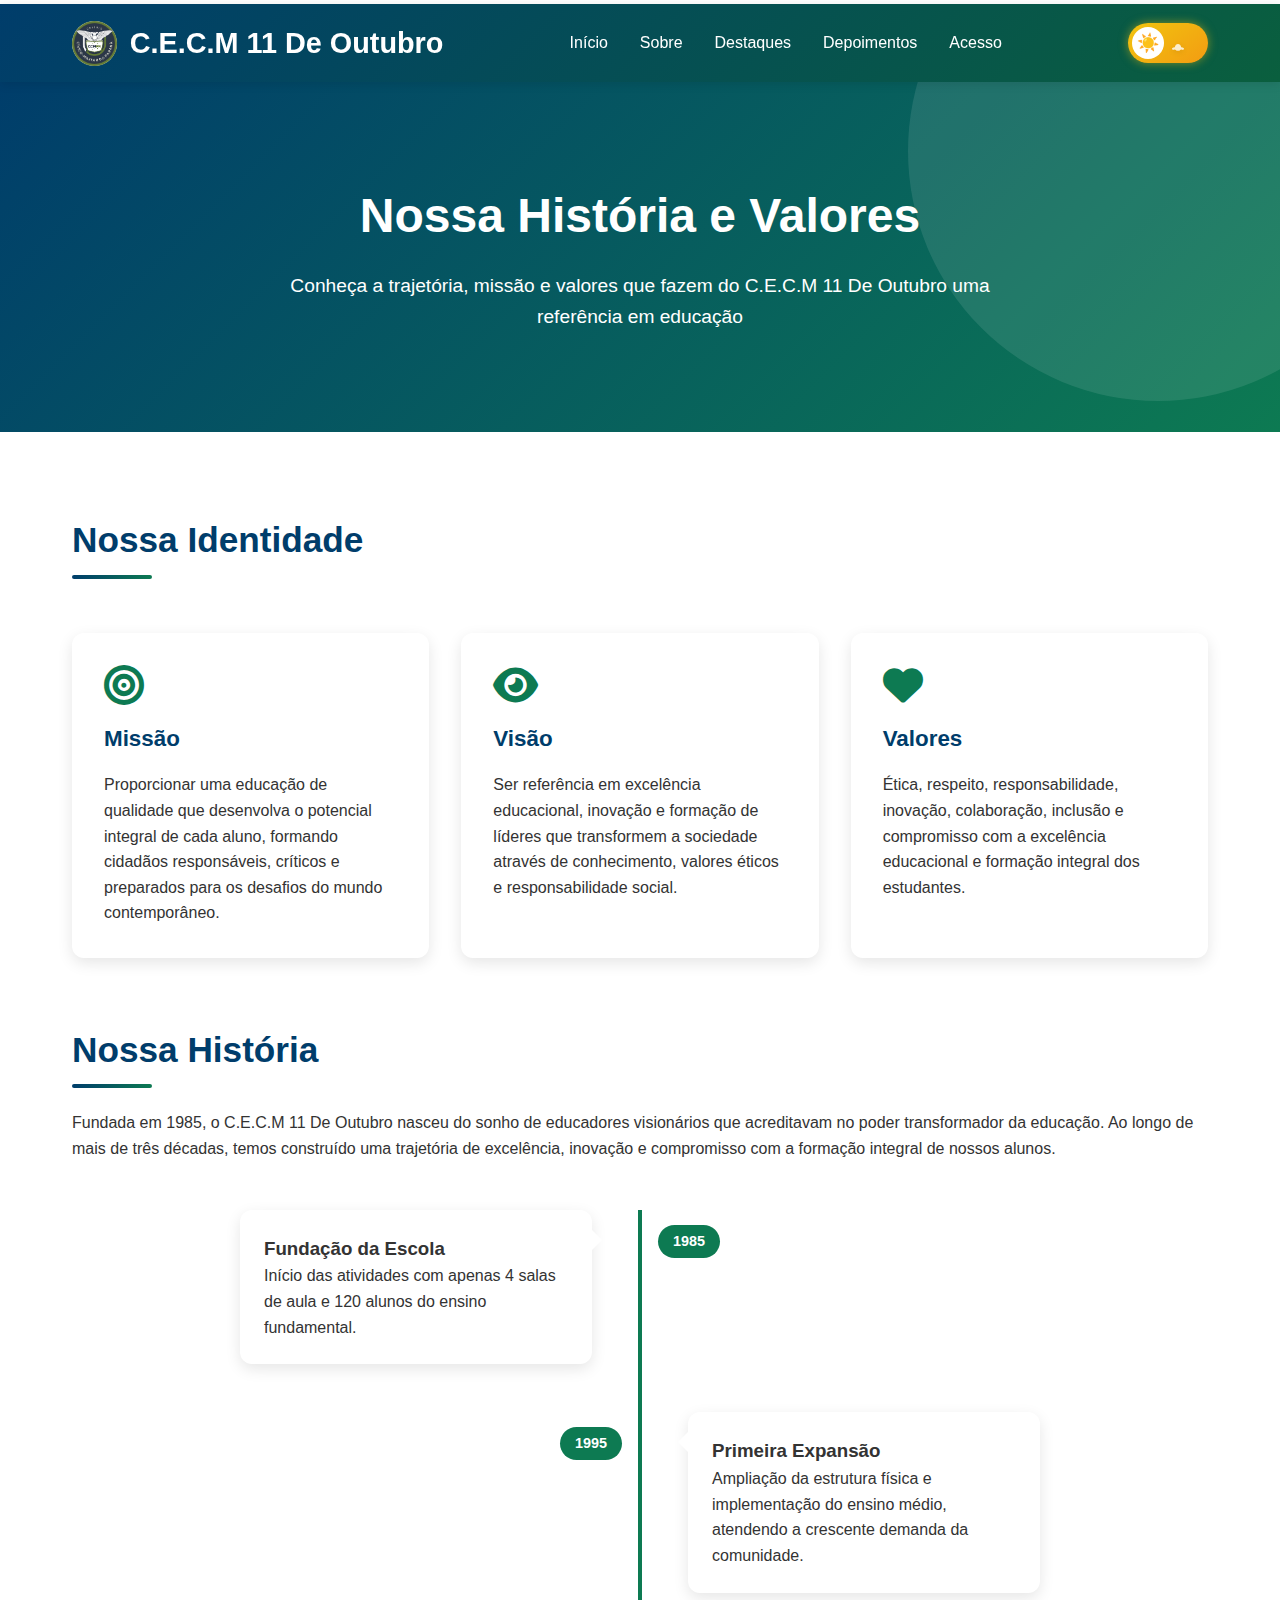
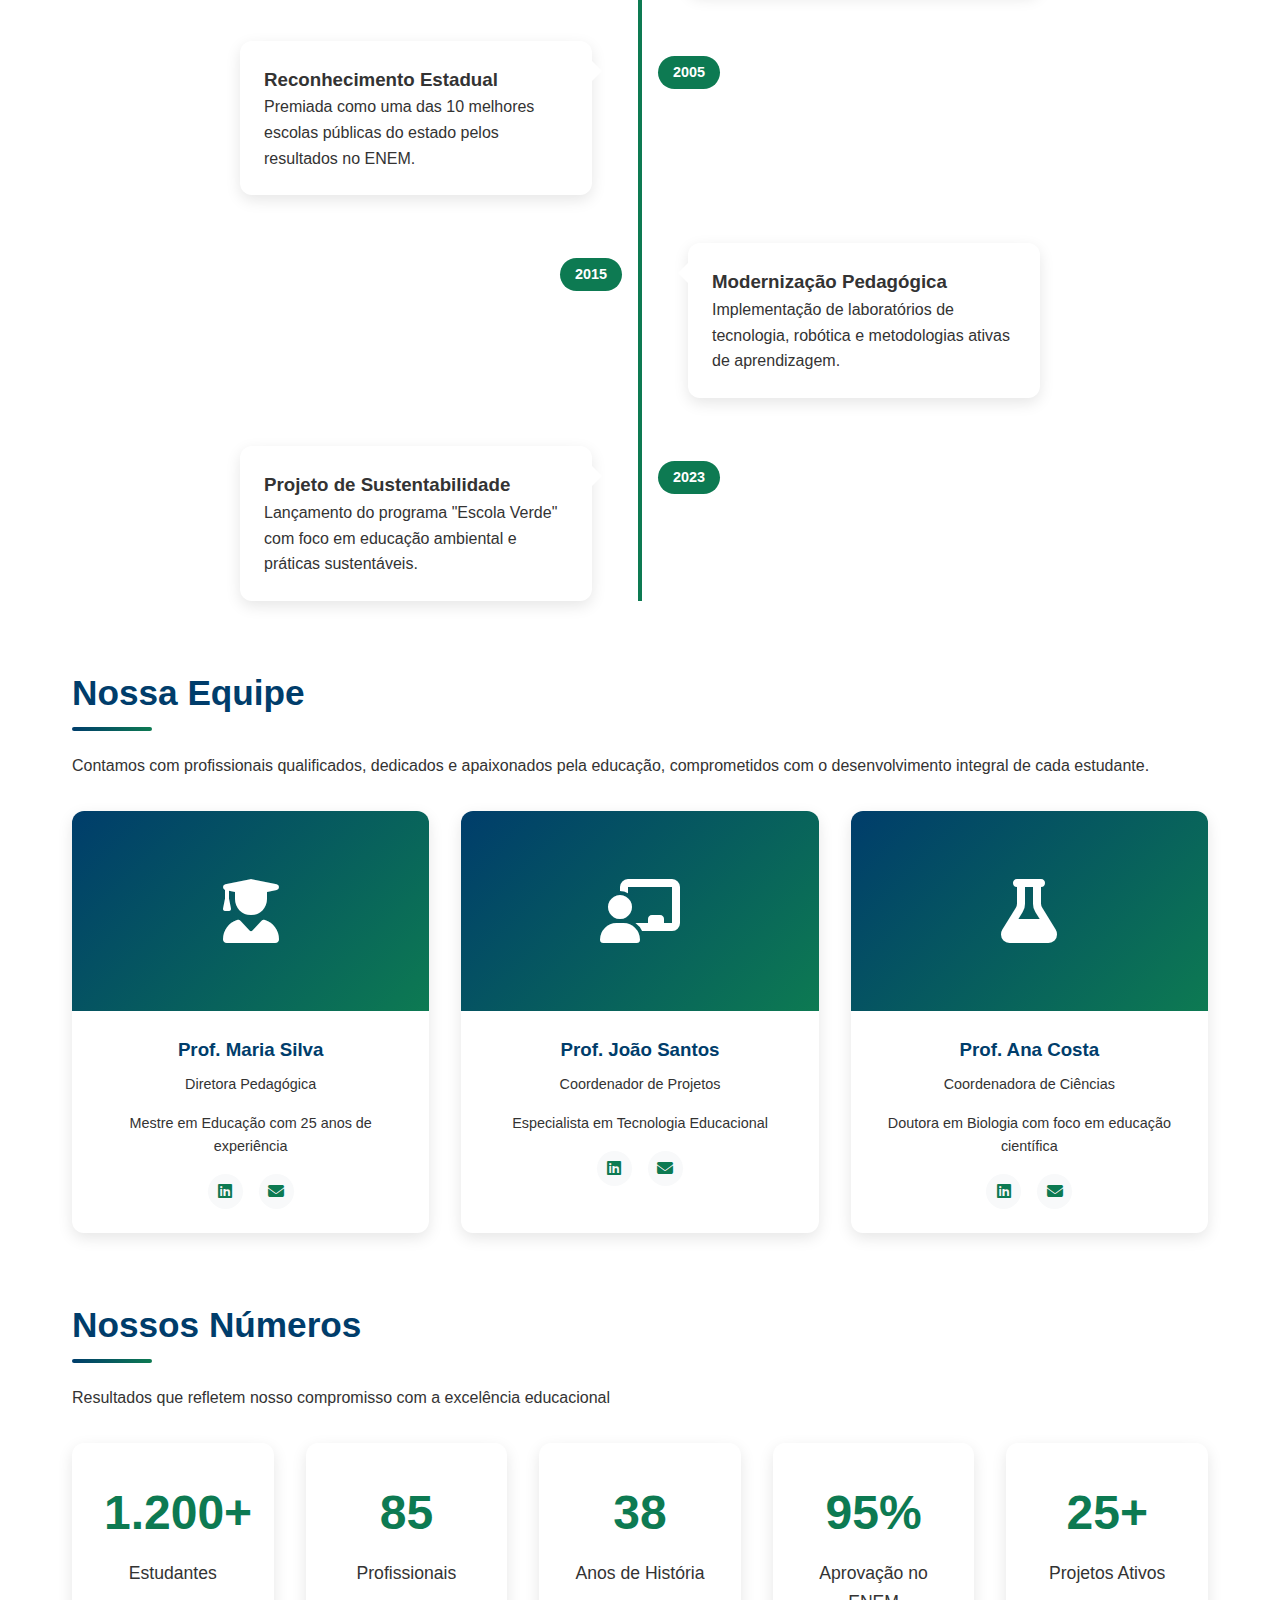
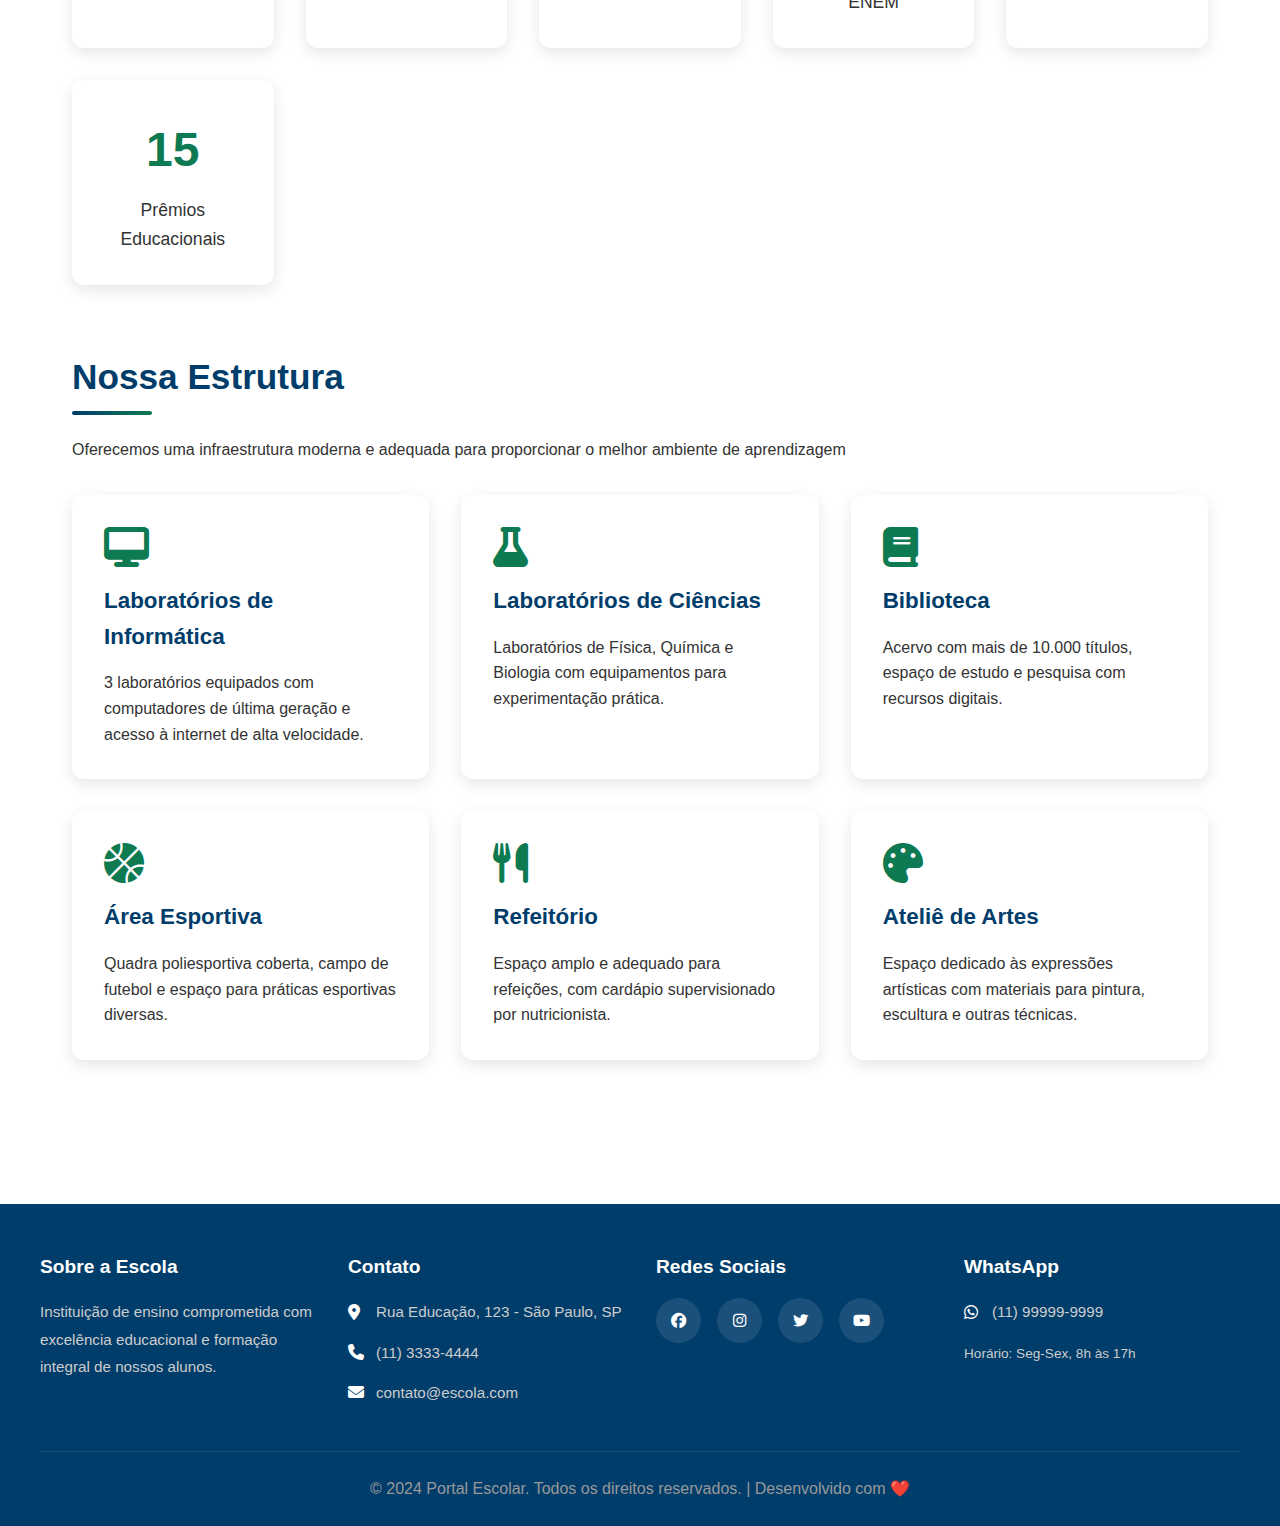
<file: portal/sobre.html>
<!DOCTYPE html>
<html lang="pt-BR">
<head>
    <meta charset="UTF-8">
    <meta name="viewport" content="width=device-width, initial-scale=1.0">
    <title>Sobre Nossa Escola - C.E.C.M 11 De Outubro</title>
    <link rel="stylesheet" href="https://cdnjs.cloudflare.com/ajax/libs/font-awesome/6.4.0/css/all.min.css">
    <link rel="stylesheet" href="style.css">
    <style>
        /* Estilos específicos para a página Sobre */
        .sobre-hero {
            background: linear-gradient(135deg, var(--primary-dark) 0%, var(--primary-green-medium) 100%);
            color: white;
            padding: 100px 2rem;
            text-align: center;
            position: relative;
            overflow: hidden;
        }
        
        .sobre-hero::before {
            content: "";
            position: absolute;
            top: -50%;
            right: -10%;
            width: 500px;
            height: 500px;
            background: rgba(255, 255, 255, 0.1);
            border-radius: 50%;
            animation: float 6s ease-in-out infinite;
        }
        
        .sobre-hero h1 {
            font-size: 3rem;
            margin-bottom: 1rem;
            position: relative;
            z-index: 10;
        }
        
        .sobre-hero p {
            font-size: 1.2rem;
            max-width: 700px;
            margin: 0 auto;
            position: relative;
            z-index: 10;
        }
        
        .sobre-content {
            max-width: 1200px;
            margin: 0 auto;
            padding: 80px 2rem;
        }
        
        .sobre-section {
            margin-bottom: 4rem;
        }
        
        .sobre-section h2 {
            color: var(--primary-dark);
            font-size: 2.2rem;
            margin-bottom: 2rem;
            position: relative;
            display: inline-block;
        }
        
        .sobre-section h2::after {
            content: "";
            position: absolute;
            bottom: -10px;
            left: 0;
            width: 80px;
            height: 4px;
            background: linear-gradient(90deg, var(--primary-dark), var(--primary-green-medium));
            border-radius: 2px;
        }
        
        .sobre-grid {
            display: grid;
            grid-template-columns: repeat(auto-fit, minmax(300px, 1fr));
            gap: 2rem;
            margin-top: 2rem;
        }
        
        .sobre-card {
            background: var(--card-bg);
            border-radius: 12px;
            padding: 2rem;
            box-shadow: 0 5px 15px var(--shadow-color);
            transition: all 0.3s ease;
        }
        
        .sobre-card:hover {
            transform: translateY(-5px);
            box-shadow: 0 10px 25px var(--shadow-color);
        }
        
        .sobre-card i {
            font-size: 2.5rem;
            color: var(--primary-green-medium);
            margin-bottom: 1rem;
        }
        
        .sobre-card h3 {
            color: var(--primary-dark);
            margin-bottom: 1rem;
            font-size: 1.4rem;
        }
        
        .timeline {
            position: relative;
            max-width: 800px;
            margin: 3rem auto 0;
        }
        
        .timeline::before {
            content: "";
            position: absolute;
            top: 0;
            bottom: 0;
            left: 50%;
            width: 4px;
            background: var(--primary-green-medium);
            transform: translateX(-50%);
        }
        
        .timeline-item {
            position: relative;
            margin-bottom: 3rem;
            width: 50%;
            padding-right: 3rem;
        }
        
        .timeline-item:nth-child(even) {
            margin-left: 50%;
            padding-right: 0;
            padding-left: 3rem;
        }
        
        .timeline-content {
            background: var(--card-bg);
            border-radius: 12px;
            padding: 1.5rem;
            box-shadow: 0 5px 15px var(--shadow-color);
            position: relative;
        }
        
        .timeline-content::before {
            content: "";
            position: absolute;
            top: 20px;
            right: -10px;
            width: 0;
            height: 0;
            border-top: 10px solid transparent;
            border-bottom: 10px solid transparent;
            border-left: 10px solid var(--card-bg);
        }
        
        .timeline-item:nth-child(even) .timeline-content::before {
            right: auto;
            left: -10px;
            border-left: none;
            border-right: 10px solid var(--card-bg);
        }
        
        .timeline-year {
            position: absolute;
            top: 15px;
            right: -80px;
            background: var(--primary-green-medium);
            color: white;
            padding: 5px 15px;
            border-radius: 20px;
            font-weight: bold;
            font-size: 0.9rem;
        }
        
        .timeline-item:nth-child(even) .timeline-year {
            right: auto;
            left: -80px;
        }
        
        .team-grid {
            display: grid;
            grid-template-columns: repeat(auto-fit, minmax(250px, 1fr));
            gap: 2rem;
            margin-top: 2rem;
        }
        
        .team-card {
            background: var(--card-bg);
            border-radius: 12px;
            overflow: hidden;
            box-shadow: 0 5px 15px var(--shadow-color);
            transition: all 0.3s ease;
            text-align: center;
        }
        
        .team-card:hover {
            transform: translateY(-5px);
            box-shadow: 0 10px 25px var(--shadow-color);
        }
        
        .team-image {
            height: 200px;
            background: linear-gradient(135deg, var(--primary-dark), var(--primary-green-medium));
            display: flex;
            align-items: center;
            justify-content: center;
            font-size: 4rem;
            color: white;
        }
        
        .team-info {
            padding: 1.5rem;
        }
        
        .team-info h3 {
            color: var(--primary-dark);
            margin-bottom: 0.5rem;
        }
        
        .team-info p {
            color: var(--text-color);
            font-size: 0.9rem;
            margin-bottom: 1rem;
        }
        
        .team-social {
            display: flex;
            justify-content: center;
            gap: 1rem;
        }
        
        .team-social a {
            width: 35px;
            height: 35px;
            border-radius: 50%;
            background: var(--bg-secondary);
            display: flex;
            align-items: center;
            justify-content: center;
            color: var(--primary-green-medium);
            text-decoration: none;
            transition: all 0.3s ease;
        }
        
        .team-social a:hover {
            background: var(--primary-green-medium);
            color: white;
        }
        
        .stats-grid {
            display: grid;
            grid-template-columns: repeat(auto-fit, minmax(200px, 1fr));
            gap: 2rem;
            margin-top: 2rem;
        }
        
        .stat-card {
            background: var(--card-bg);
            border-radius: 12px;
            padding: 2rem;
            text-align: center;
            box-shadow: 0 5px 15px var(--shadow-color);
            transition: all 0.3s ease;
        }
        
        .stat-card:hover {
            transform: translateY(-5px);
            box-shadow: 0 10px 25px var(--shadow-color);
        }
        
        .stat-number {
            font-size: 3rem;
            font-weight: bold;
            color: var(--primary-green-medium);
            margin-bottom: 0.5rem;
        }
        
        .stat-label {
            color: var(--text-color);
            font-size: 1.1rem;
        }
        
        @media (max-width: 768px) {
            .sobre-hero {
                padding: 80px 1rem;
            }
            
            .sobre-hero h1 {
                font-size: 2.2rem;
            }
            
            .sobre-hero p {
                font-size: 1rem;
            }
            
            .sobre-content {
                padding: 60px 1rem;
            }
            
            .timeline::before {
                left: 30px;
            }
            
            .timeline-item {
                width: 100%;
                padding-right: 0;
                padding-left: 70px;
            }
            
            .timeline-item:nth-child(even) {
                margin-left: 0;
                padding-left: 70px;
            }
            
            .timeline-content::before {
                right: auto;
                left: -10px;
                border-left: none;
                border-right: 10px solid var(--card-bg);
            }
            
            .timeline-year {
                right: auto;
                left: 0;
                top: -25px;
            }
            
            .timeline-item:nth-child(even) .timeline-year {
                left: 0;
            }
        }
    </style>
</head>
<body>
    <!-- INDICADOR DE PROGRESSO DE SCROLL -->
    <div class="progress-bar"></div>

    <!-- HEADER -->
    <header>
        <div class="header-container">
            <a href="index.html" class="logo">
                <div class="logo-icon">
                    <img src="img/logo1.png" alt="Logo C.E.C.M 11 De Outubro" class="logo-img">
                </div>
                <span>C.E.C.M 11 De Outubro</span>
            </a>
            <nav id="navMenu">
                <ul>
                    <li><a href="index.html">Início</a></li>
                    <li><a href="#sobre">Sobre</a></li>
                    <li><a href="index.html#destaques">Destaques</a></li>
                    <li><a href="index.html#depoimentos">Depoimentos</a></li>
                    <li><a href="index.html#acesso">Acesso</a></li>
                </ul>
            </nav>

            <div class="header-actions">
                <!-- SWITCH DE TEMA -->
                <div class="theme-toggle-wrapper">
                    <label class="toggle-switch">
                        <input type="checkbox" id="themeToggleInput">
                        <span class="slider">
                            <div class="clouds">
                                <svg viewBox="0 0 100 100" class="cloud cloud1">
                                    <path d="M30,45 Q35,25 50,25 Q65,25 70,45 Q80,45 85,50 Q90,55 85,60 Q80,65 75,60 Q65,60 60,65 Q55,70 50,65 Q45,70 40,65 Q35,60 25,60 Q20,65 15,60 Q10,55 15,50 Q20,45 30,45"></path>
                                </svg>
                                <svg viewBox="0 0 100 100" class="cloud cloud2">
                                    <path d="M30,45 Q35,25 50,25 Q65,25 70,45 Q80,45 85,50 Q90,55 85,60 Q80,65 75,60 Q65,60 60,65 Q55,70 50,65 Q45,70 40,65 Q35,60 25,60 Q20,65 15,60 Q10,55 15,50 Q20,45 30,45"></path>
                                </svg>
                            </div>
                        </span>
                    </label>
                </div>
            </div>

            <div class="menu-toggle" id="menuToggle">
                <span></span>
                <span></span>
                <span></span>
            </div>
        </div>
    </header>

    <!-- HERO SOBRE -->
    <section class="sobre-hero" id="sobre">
        <h1>Nossa História e Valores</h1>
        <p>Conheça a trajetória, missão e valores que fazem do C.E.C.M 11 De Outubro uma referência em educação</p>
    </section>

    <!-- CONTEÚDO PRINCIPAL -->
    <div class="sobre-content">
        <!-- MISSÃO, VISÃO E VALORES -->
        <section class="sobre-section">
            <h2>Nossa Identidade</h2>
            <div class="sobre-grid">
                <div class="sobre-card">
                    <i class="fas fa-bullseye"></i>
                    <h3>Missão</h3>
                    <p>Proporcionar uma educação de qualidade que desenvolva o potencial integral de cada aluno, formando cidadãos responsáveis, críticos e preparados para os desafios do mundo contemporâneo.</p>
                </div>
                
                <div class="sobre-card">
                    <i class="fas fa-eye"></i>
                    <h3>Visão</h3>
                    <p>Ser referência em excelência educacional, inovação e formação de líderes que transformem a sociedade através de conhecimento, valores éticos e responsabilidade social.</p>
                </div>
                
                <div class="sobre-card">
                    <i class="fas fa-heart"></i>
                    <h3>Valores</h3>
                    <p>Ética, respeito, responsabilidade, inovação, colaboração, inclusão e compromisso com a excelência educacional e formação integral dos estudantes.</p>
                </div>
            </div>
        </section>

        <!-- NOSSA HISTÓRIA -->
        <section class="sobre-section">
            <h2>Nossa História</h2>
            <p>Fundada em 1985, o C.E.C.M 11 De Outubro nasceu do sonho de educadores visionários que acreditavam no poder transformador da educação. Ao longo de mais de três décadas, temos construído uma trajetória de excelência, inovação e compromisso com a formação integral de nossos alunos.</p>
            
            <div class="timeline">
                <div class="timeline-item">
                    <div class="timeline-year">1985</div>
                    <div class="timeline-content">
                        <h3>Fundação da Escola</h3>
                        <p>Início das atividades com apenas 4 salas de aula e 120 alunos do ensino fundamental.</p>
                    </div>
                </div>
                
                <div class="timeline-item">
                    <div class="timeline-year">1995</div>
                    <div class="timeline-content">
                        <h3>Primeira Expansão</h3>
                        <p>Ampliação da estrutura física e implementação do ensino médio, atendendo a crescente demanda da comunidade.</p>
                    </div>
                </div>
                
                <div class="timeline-item">
                    <div class="timeline-year">2005</div>
                    <div class="timeline-content">
                        <h3>Reconhecimento Estadual</h3>
                        <p>Premiada como uma das 10 melhores escolas públicas do estado pelos resultados no ENEM.</p>
                    </div>
                </div>
                
                <div class="timeline-item">
                    <div class="timeline-year">2015</div>
                    <div class="timeline-content">
                        <h3>Modernização Pedagógica</h3>
                        <p>Implementação de laboratórios de tecnologia, robótica e metodologias ativas de aprendizagem.</p>
                    </div>
                </div>
                
                <div class="timeline-item">
                    <div class="timeline-year">2023</div>
                    <div class="timeline-content">
                        <h3>Projeto de Sustentabilidade</h3>
                        <p>Lançamento do programa "Escola Verde" com foco em educação ambiental e práticas sustentáveis.</p>
                    </div>
                </div>
            </div>
        </section>

        <!-- NOSSA EQUIPE -->
        <section class="sobre-section">
            <h2>Nossa Equipe</h2>
            <p>Contamos com profissionais qualificados, dedicados e apaixonados pela educação, comprometidos com o desenvolvimento integral de cada estudante.</p>
            
            <div class="team-grid">
                <div class="team-card">
                    <div class="team-image">
                        <i class="fas fa-user-graduate"></i>
                    </div>
                    <div class="team-info">
                        <h3>Prof. Maria Silva</h3>
                        <p>Diretora Pedagógica</p>
                        <p>Mestre em Educação com 25 anos de experiência</p>
                        <div class="team-social">
                            <a href="#"><i class="fab fa-linkedin"></i></a>
                            <a href="#"><i class="fas fa-envelope"></i></a>
                        </div>
                    </div>
                </div>
                
                <div class="team-card">
                    <div class="team-image">
                        <i class="fas fa-chalkboard-teacher"></i>
                    </div>
                    <div class="team-info">
                        <h3>Prof. João Santos</h3>
                        <p>Coordenador de Projetos</p>
                        <p>Especialista em Tecnologia Educacional</p>
                        <div class="team-social">
                            <a href="#"><i class="fab fa-linkedin"></i></a>
                            <a href="#"><i class="fas fa-envelope"></i></a>
                        </div>
                    </div>
                </div>
                
                <div class="team-card">
                    <div class="team-image">
                        <i class="fas fa-flask"></i>
                    </div>
                    <div class="team-info">
                        <h3>Prof. Ana Costa</h3>
                        <p>Coordenadora de Ciências</p>
                        <p>Doutora em Biologia com foco em educação científica</p>
                        <div class="team-social">
                            <a href="#"><i class="fab fa-linkedin"></i></a>
                            <a href="#"><i class="fas fa-envelope"></i></a>
                        </div>
                    </div>
                </div>
            </div>
        </section>

        <!-- NÚMEROS E CONQUISTAS -->
        <section class="sobre-section">
            <h2>Nossos Números</h2>
            <p>Resultados que refletem nosso compromisso com a excelência educacional</p>
            
            <div class="stats-grid">
                <div class="stat-card">
                    <div class="stat-number">1.200+</div>
                    <div class="stat-label">Estudantes</div>
                </div>
                
                <div class="stat-card">
                    <div class="stat-number">85</div>
                    <div class="stat-label">Profissionais</div>
                </div>
                
                <div class="stat-card">
                    <div class="stat-number">38</div>
                    <div class="stat-label">Anos de História</div>
                </div>
                
                <div class="stat-card">
                    <div class="stat-number">95%</div>
                    <div class="stat-label">Aprovação no ENEM</div>
                </div>
                
                <div class="stat-card">
                    <div class="stat-number">25+</div>
                    <div class="stat-label">Projetos Ativos</div>
                </div>
                
                <div class="stat-card">
                    <div class="stat-number">15</div>
                    <div class="stat-label">Prêmios Educacionais</div>
                </div>
            </div>
        </section>

        <!-- INFRAESTRUTURA -->
        <section class="sobre-section">
            <h2>Nossa Estrutura</h2>
            <p>Oferecemos uma infraestrutura moderna e adequada para proporcionar o melhor ambiente de aprendizagem</p>
            
            <div class="sobre-grid">
                <div class="sobre-card">
                    <i class="fas fa-desktop"></i>
                    <h3>Laboratórios de Informática</h3>
                    <p>3 laboratórios equipados com computadores de última geração e acesso à internet de alta velocidade.</p>
                </div>
                
                <div class="sobre-card">
                    <i class="fas fa-flask"></i>
                    <h3>Laboratórios de Ciências</h3>
                    <p>Laboratórios de Física, Química e Biologia com equipamentos para experimentação prática.</p>
                </div>
                
                <div class="sobre-card">
                    <i class="fas fa-book"></i>
                    <h3>Biblioteca</h3>
                    <p>Acervo com mais de 10.000 títulos, espaço de estudo e pesquisa com recursos digitais.</p>
                </div>
                
                <div class="sobre-card">
                    <i class="fas fa-basketball-ball"></i>
                    <h3>Área Esportiva</h3>
                    <p>Quadra poliesportiva coberta, campo de futebol e espaço para práticas esportivas diversas.</p>
                </div>
                
                <div class="sobre-card">
                    <i class="fas fa-utensils"></i>
                    <h3>Refeitório</h3>
                    <p>Espaço amplo e adequado para refeições, com cardápio supervisionado por nutricionista.</p>
                </div>
                
                <div class="sobre-card">
                    <i class="fas fa-palette"></i>
                    <h3>Ateliê de Artes</h3>
                    <p>Espaço dedicado às expressões artísticas com materiais para pintura, escultura e outras técnicas.</p>
                </div>
            </div>
        </section>
    </div>

    <!-- FOOTER -->
    <footer>
        <div class="footer-container">
            <div class="footer-content">
                <div class="footer-section">
                    <h3>Sobre a Escola</h3>
                    <p>Instituição de ensino comprometida com excelência educacional e formação integral de nossos alunos.</p>
                </div>

                <div class="footer-section">
                    <h3>Contato</h3>
                    <div class="footer-info">
                        <i class="fas fa-map-marker-alt"></i>
                        <p>Rua Educação, 123 - São Paulo, SP</p>
                    </div>
                    <div class="footer-info">
                        <i class="fas fa-phone"></i>
                        <a href="tel:1133334444">(11) 3333-4444</a>
                    </div>
                    <div class="footer-info">
                        <i class="fas fa-envelope"></i>
                        <a href="mailto:contato@escola.com">contato@escola.com</a>
                    </div>
                </div>

                <div class="footer-section">
                    <h3>Redes Sociais</h3>
                    <div class="social-links">
                        <a href="#"><i class="fab fa-facebook"></i></a>
                        <a href="#"><i class="fab fa-instagram"></i></a>
                        <a href="#"><i class="fab fa-twitter"></i></a>
                        <a href="#"><i class="fab fa-youtube"></i></a>
                    </div>
                </div>

                <div class="footer-section">
                    <h3>WhatsApp</h3>
                    <div class="footer-info">
                        <i class="fab fa-whatsapp"></i>
                        <a href="https://wa.me/5511999999999">(11) 99999-9999</a>
                    </div>
                    <p style="margin-top: 1rem; font-size: 0.85rem">Horário: Seg-Sex, 8h às 17h</p>
                </div>
            </div>

            <div class="footer-bottom">
                <p>&copy; 2024 Portal Escolar. Todos os direitos reservados. | Desenvolvido com ❤️</p>
            </div>
        </div>
    </footer>

    <script>
        // Script para funcionalidades específicas da página Sobre
        const menuToggle = document.getElementById("menuToggle");
        const navMenu = document.getElementById("navMenu");
        const themeToggleInput = document.getElementById("themeToggleInput");
        const progressBar = document.querySelector(".progress-bar");

        // MENU MOBILE
        menuToggle.addEventListener("click", () => {
            navMenu.classList.toggle("active");
        });

        document.querySelectorAll("nav a").forEach((link) => {
            link.addEventListener("click", () => {
                navMenu.classList.remove("active");
            });
        });

        // TEMA ESCURO/CLARO
        const prefersDarkScheme = window.matchMedia("(prefers-color-scheme: dark)");
        const currentTheme = localStorage.getItem("theme") || (prefersDarkScheme.matches ? "dark" : "light");

        function setTheme(theme) {
            document.documentElement.setAttribute("data-theme", theme);
            localStorage.setItem("theme", theme);
            themeToggleInput.checked = theme === "dark";
        }

        setTheme(currentTheme);

        themeToggleInput.addEventListener("change", () => {
            const theme = document.documentElement.getAttribute("data-theme");
            const newTheme = theme === "dark" ? "light" : "dark";
            setTheme(newTheme);
        });

        // INDICADOR DE SCROLL
        window.addEventListener("scroll", () => {
            const scrollTop = window.scrollY;
            const docHeight = document.documentElement.scrollHeight - window.innerHeight;
            const scrollPercent = (scrollTop / docHeight) * 100;
            progressBar.style.width = scrollPercent + "%";
        });

        // Animação para números (contagem crescente)
        const statNumbers = document.querySelectorAll('.stat-number');
        
        const observer = new IntersectionObserver((entries) => {
            entries.forEach(entry => {
                if (entry.isIntersecting) {
                    const statNumber = entry.target;
                    const target = parseInt(statNumber.textContent);
                    let current = 0;
                    const increment = target / 50;
                    
                    const timer = setInterval(() => {
                        current += increment;
                        if (current >= target) {
                            statNumber.textContent = target + (statNumber.textContent.includes('+') ? '+' : '');
                            clearInterval(timer);
                        } else {
                            statNumber.textContent = Math.floor(current) + (statNumber.textContent.includes('+') ? '+' : '');
                        }
                    }, 30);
                    
                    observer.unobserve(statNumber);
                }
            });
        }, { threshold: 0.5 });
        
        statNumbers.forEach(statNumber => {
            observer.observe(statNumber);
        });
    </script>
</body>
</html>
</file>
<file: style.css>
:root {
  --primary-dark: #003d6b;
  --primary-green: #0a5f3e;
  --primary-green-medium: #0d7a52;
  --primary-green-light: #1b9e7a;
  --white: #ffffff;
  --black: #1a1a1a;
  --text-color: #333;
  --bg-color: #ffffff;
  --bg-secondary: #f8f9fa;
  --card-bg: #ffffff;
  --border-color: #e0e0e0;
  --shadow-color: rgba(0, 0, 0, 0.1);
}

[data-theme="dark"] {
  --text-color: #e0e0e0;
  --bg-color: #1a1a1a;
  --bg-secondary: #2d2d2d;
  --card-bg: #2d2d2d;
  --border-color: #444;
  --shadow-color: rgba(0, 0, 0, 0.5);
}

* {
  margin: 0;
  padding: 0;
  box-sizing: border-box;
}

body {
  font-family: "Segoe UI", Tahoma, Geneva, Verdana, sans-serif;
  line-height: 1.6;
  color: var(--text-color);
  background-color: var(--bg-color);
  overflow-x: hidden;
  transition: background-color 0.3s ease, color 0.3s ease;
}

/* ===== INDICADOR DE PROGRESSO DE SCROLL ===== */
.progress-bar {
  position: fixed;
  top: 0;
  left: 0;
  height: 4px;
  background: linear-gradient(
    90deg,
    var(--primary-dark),
    var(--primary-green),
    var(--primary-green-light)
  );
  width: 0;
  z-index: 1001;
  transition: width 0.1s ease;
  box-shadow: 0 0 10px rgba(13, 122, 82, 0.5);
}

/* ===== HEADER E NAVEGAÇÃO ===== */
header {
  background: linear-gradient(
    135deg,
    var(--primary-dark) 0%,
    var(--primary-green) 100%
  );
  color: var(--white);
  padding: 1rem 0;
  position: sticky;
  top: 4px;
  z-index: 1000;
  box-shadow: 0 2px 10px var(--shadow-color);
  transition: background 0.3s ease, box-shadow 0.3s ease;
}

.header-container {
  max-width: 1200px;
  margin: 0 auto;
  display: flex;
  justify-content: space-between;
  align-items: center;
  padding: 0 2rem;
}

.logo {
  display: flex;
  align-items: center;
  gap: 0.8rem;
  font-size: 1.8rem;
  font-weight: bold;
  text-decoration: none;
  color: white;
  transition: transform 0.3s ease;
}

.logo:hover {
  transform: scale(1.05);
}

.logo-icon {
  width: 45px;
  height: 45px;
  background: linear-gradient(135deg, #ffffff, #f0f0f0);
  border-radius: 50%;
  display: flex;
  align-items: center;
  justify-content: center;
  font-size: 1.5rem;
  color: #0a5f3e;
  font-weight: bold;
}

/* nav - estilo base */
nav {
  position: relative;
  z-index: 5;
}

nav ul {
  display: flex;
  list-style: none;
  gap: 2rem;
  margin: 0;
  padding: 0;
}

nav a {
  color: white;
  text-decoration: none;
  font-weight: 500;
  transition: all 0.3s ease;
  position: relative;
}

nav a::after {
  content: "";
  position: absolute;
  bottom: -5px;
  left: 0;
  width: 0;
  height: 3px;
  background: #ffffff;
  transition: width 0.3s ease;
}

nav a:hover::after {
  width: 100%;
}

/* AÇÕES DO HEADER */
.header-actions {
  display: flex;
  align-items: center;
  gap: 1rem;
}

.theme-toggle {
  background: rgba(255, 255, 255, 0.2);
  border: none;
  color: white;
  width: 40px;
  height: 40px;
  border-radius: 50%;
  cursor: pointer;
  display: flex;
  align-items: center;
  justify-content: center;
  font-size: 1.2rem;
  transition: all 0.3s ease;
}

.theme-toggle:hover {
  background: rgba(255, 255, 255, 0.3);
  transform: scale(1.1);
}

/* MENU HAMBURGUER (mobile) */
.menu-toggle {
  display: none;
  flex-direction: column;
  cursor: pointer;
  gap: 5px;
}

.menu-toggle span {
  width: 25px;
  height: 3px;
  background: white;
  transition: all 0.3s ease;
}

/* ===== BANNER PRINCIPAL ===== */
.banner {
  background: linear-gradient(
    135deg,
    var(--primary-dark) 0%,
    var(--primary-green-medium) 100%
  );
  color: white;
  padding: 120px 2rem;
  text-align: center;
  position: relative;
  overflow: hidden;
}

.banner::before {
  content: "";
  position: absolute;
  top: -50%;
  right: -10%;
  width: 500px;
  height: 500px;
  background: rgba(255, 255, 255, 0.1);
  border-radius: 50%;
  animation: float 6s ease-in-out infinite;
}

.banner::after {
  content: "";
  position: absolute;
  bottom: -30%;
  left: 10%;
  width: 300px;
  height: 300px;
  background: rgba(255, 255, 255, 0.05);
  border-radius: 50%;
  animation: float 8s ease-in-out infinite reverse;
}

@keyframes float {
  0%,
  100% {
    transform: translateY(0px);
  }

  50% {
    transform: translateY(30px);
  }
}

.banner-content {
  position: relative;
  z-index: 10;
  animation: slideUp 0.8s ease;
}

@keyframes slideUp {
  from {
    opacity: 0;
    transform: translateY(30px);
  }

  to {
    opacity: 1;
    transform: translateY(0);
  }
}

.banner h1 {
  font-size: 3.5rem;
  margin-bottom: 1rem;
  font-weight: 700;
  text-shadow: 2px 2px 4px rgba(0, 0, 0, 0.2);
}

.banner p {
  font-size: 1.3rem;
  margin-bottom: 2rem;
  max-width: 600px;
  margin-left: auto;
  margin-right: auto;
  opacity: 0.95;
}

.btn {
  display: inline-block;
  padding: 12px 30px;
  border-radius: 50px;
  text-decoration: none;
  font-weight: 600;
  transition: all 0.3s ease;
  cursor: pointer;
  border: none;
  font-size: 1rem;
  margin: 0.5rem;
}

.btn-primary {
  background: #ffffff;
  color: var(--primary-dark);
}

.btn-primary:hover {
  background: #f0f0f0;
  transform: translateY(-3px);
  box-shadow: 0 10px 20px rgba(255, 255, 255, 0.3);
}

.btn-secondary {
  background: transparent;
  color: white;
  border: 2px solid white;
}

.btn-secondary:hover {
  background: white;
  color: var(--primary-dark);
  transform: translateY(-3px);
}

/* ===== SEÇÃO SOBRE ===== */
.section {
  padding: 80px 2rem;
  max-width: 1200px;
  margin: 0 auto;
  background-color: var(--bg-color);
  transition: background-color 0.3s ease;
}

.section-title {
  text-align: center;
  font-size: 2.5rem;
  margin-bottom: 3rem;
  color: var(--primary-dark);
  position: relative;
  display: inline-block;
  width: 100%;
}

.section-title::after {
  content: "";
  position: absolute;
  bottom: -15px;
  left: 50%;
  transform: translateX(-50%);
  width: 100px;
  height: 4px;
  background: linear-gradient(
    90deg,
    var(--primary-dark),
    var(--primary-green-medium)
  );
  border-radius: 2px;
}

.about-container {
  display: grid;
  grid-template-columns: 1fr 1fr;
  gap: 4rem;
  align-items: center;
  margin-top: 3rem;
}

.about-text h3 {
  color: var(--primary-green-medium);
  font-size: 1.5rem;
  margin-bottom: 1rem;
}

.about-text p {
  color: var(--text-color);
  margin-bottom: 1rem;
  font-size: 1.1rem;
  line-height: 1.8;
}

.about-image {
  background: linear-gradient(
    135deg,
    var(--primary-dark),
    var(--primary-green-medium)
  );
  border-radius: 15px;
  padding: 3rem;
  text-align: center;
  color: white;
  font-size: 5rem;
  display: flex;
  align-items: center;
  justify-content: center;
  min-height: 300px;
  position: relative;
  overflow: hidden;
}

.about-image::before {
  content: "";
  position: absolute;
  top: -50%;
  right: -50%;
  width: 300px;
  height: 300px;
  background: rgba(255, 255, 255, 0.1);
  border-radius: 50%;
  animation: pulse 4s ease-in-out infinite;
}

@keyframes pulse {
  0%,
  100% {
    transform: scale(1);
  }

  50% {
    transform: scale(1.1);
  }
}

/* ===== SEÇÃO DESTAQUES ===== */
.highlights {
  background: var(--bg-secondary);
  transition: background-color 0.3s ease;
}

.highlights-grid {
  display: grid;
  grid-template-columns: repeat(auto-fit, minmax(280px, 1fr));
  gap: 2rem;
  margin-top: 3rem;
}

.highlight-card {
  background: var(--card-bg);
  border-radius: 12px;
  overflow: hidden;
  box-shadow: 0 5px 15px var(--shadow-color);
  transition: all 0.3s ease;
  cursor: pointer;
}

.highlight-card:hover {
  transform: translateY(-10px);
  box-shadow: 0 15px 30px var(--shadow-color);
}

.highlight-image {
  width: 100%;
  height: 200px;
  background: linear-gradient(
    135deg,
    var(--primary-dark),
    var(--primary-green-medium)
  );
  display: flex;
  align-items: center;
  justify-content: center;
  font-size: 3rem;
  color: white;
  position: relative;
  overflow: hidden;
}

.highlight-image::before {
  content: "";
  position: absolute;
  top: 0;
  left: -100%;
  width: 100%;
  height: 100%;
  background: linear-gradient(
    90deg,
    transparent,
    rgba(255, 255, 255, 0.2),
    transparent
  );
  animation: shine 3s infinite;
}

@keyframes shine {
  0% {
    left: -100%;
  }

  50% {
    left: 100%;
  }

  100% {
    left: 100%;
  }
}

.highlight-card:hover .highlight-image::before {
  animation: shine 0.5s;
}

.highlight-content {
  padding: 2rem;
}

.highlight-content h3 {
  color: var(--primary-dark);
  margin-bottom: 0.8rem;
  font-size: 1.3rem;
}

.highlight-content p {
  color: var(--text-color);
  font-size: 0.95rem;
  line-height: 1.6;
}

.social-highlight {
  display: flex;
  gap: 1rem;
  margin-top: 1rem;
  justify-content: center;
}

.social-highlight a {
  width: 40px;
  height: 40px;
  border-radius: 50%;
  background: var(--bg-secondary);
  display: flex;
  align-items: center;
  justify-content: center;
  color: var(--primary-green-medium);
  text-decoration: none;
  transition: all 0.3s ease;
}

.social-highlight a:hover {
  background: var(--primary-green-medium);
  color: white;
  transform: scale(1.1);
}

/* ===== SEÇÃO DEPOIMENTOS ===== */
.testimonials {
  background: linear-gradient(
    135deg,
    var(--primary-dark) 0%,
    var(--primary-green) 100%
  );
  color: white;
}

.testimonials .section-title {
  color: white;
}

.testimonials .section-title::after {
  background: linear-gradient(90deg, #ffffff, #f0f0f0);
}

.testimonials-grid {
  display: grid;
  grid-template-columns: repeat(auto-fit, minmax(300px, 1fr));
  gap: 2rem;
  margin-top: 3rem;
}

.testimonial-card {
  background: rgba(255, 255, 255, 0.1);
  backdrop-filter: blur(10px);
  border: 1px solid rgba(255, 255, 255, 0.2);
  padding: 2rem;
  border-radius: 12px;
  transition: all 0.3s ease;
}

.testimonial-card:hover {
  background: rgba(255, 255, 255, 0.15);
  transform: translateY(-5px);
}

.stars {
  color: #ffffff;
  font-size: 1.2rem;
  margin-bottom: 1rem;
}

.testimonial-card p {
  font-size: 1rem;
  line-height: 1.8;
  margin-bottom: 1.5rem;
  font-style: italic;
}

.testimonial-author {
  display: flex;
  align-items: center;
  gap: 1rem;
}

.author-avatar {
  width: 50px;
  height: 50px;
  border-radius: 50%;
  background: linear-gradient(135deg, #ffffff, #f0f0f0);
  display: flex;
  align-items: center;
  justify-content: center;
  color: var(--primary-dark);
  font-weight: bold;
  font-size: 1.2rem;
}

.author-info h4 {
  margin: 0;
  font-size: 1rem;
}

.author-info p {
  margin: 0;
  font-size: 0.9rem;
  opacity: 0.8;
  font-style: normal;
}

/* ===== SEÇÃO PROJETOS/PORTFOLIO ===== */
.portfolio-grid {
  display: grid;
  grid-template-columns: repeat(auto-fit, minmax(250px, 1fr));
  gap: 2rem;
  margin-top: 3rem;
}

.portfolio-item {
  background: var(--card-bg);
  border-radius: 12px;
  overflow: hidden;
  box-shadow: 0 5px 15px var(--shadow-color);
  transition: all 0.3s ease;
}

.portfolio-item:hover {
  transform: scale(1.05);
  box-shadow: 0 15px 30px var(--shadow-color);
}

.portfolio-image {
  width: 100%;
  height: 200px;
  background: linear-gradient(
    135deg,
    var(--primary-dark),
    var(--primary-green-medium)
  );
  display: flex;
  align-items: center;
  justify-content: center;
  font-size: 2.5rem;
  color: white;
}

.portfolio-content {
  padding: 1.5rem;
}

.portfolio-content h3 {
  color: var(--primary-dark);
  margin-bottom: 0.5rem;
}

.portfolio-content p {
  color: var(--text-color);
  font-size: 0.95rem;
}

/* ===== SEÇÃO LINKS/ACESSO RÁPIDO ===== */
.quick-access {
  background: var(--bg-secondary);
  transition: background-color 0.3s ease;
}

.access-grid {
  display: grid;
  grid-template-columns: repeat(auto-fit, minmax(200px, 1fr));
  gap: 2rem;
  margin-top: 3rem;
}

.access-box {
  background: linear-gradient(
    135deg,
    var(--primary-green-medium),
    var(--primary-green-light)
  );
  color: white;
  padding: 2rem;
  border-radius: 12px;
  text-align: center;
  transition: all 0.3s ease;
  text-decoration: none;
  display: flex;
  flex-direction: column;
  align-items: center;
  justify-content: center;
  gap: 1rem;
  cursor: pointer;
}

.access-box:hover {
  transform: translateY(-10px);
  box-shadow: 0 15px 30px rgba(13, 122, 82, 0.3);
  background: linear-gradient(
    135deg,
    var(--primary-green-light),
    var(--primary-green-medium)
  );
}

.access-box i {
  font-size: 2.5rem;
}

.access-box h3 {
  font-size: 1.2rem;
  margin: 0;
}

/* ===== FOOTER ===== */
footer {
  background: var(--primary-dark);
  color: white;
  padding: 3rem 2rem 1.5rem;
  transition: background 0.3s ease;
}

.footer-container {
  max-width: 1200px;
  margin: 0 auto;
}

.footer-content {
  display: grid;
  grid-template-columns: repeat(auto-fit, minmax(250px, 1fr));
  gap: 2rem;
  margin-bottom: 2rem;
}

.footer-section h3 {
  margin-bottom: 1rem;
  font-size: 1.2rem;
  color: #ffffff;
}

.footer-section p,
.footer-section a {
  color: #ccc;
  text-decoration: none;
  font-size: 0.95rem;
  line-height: 1.8;
  transition: color 0.3s ease;
}

.footer-section a:hover {
  color: #ffffff;
}

.footer-info {
  display: flex;
  align-items: center;
  gap: 0.5rem;
  margin-bottom: 0.8rem;
}

.footer-info i {
  color: #ffffff;
  width: 20px;
}

.social-links {
  display: flex;
  gap: 1rem;
}

.social-links a {
  width: 45px;
  height: 45px;
  border-radius: 50%;
  background: rgba(255, 255, 255, 0.1);
  display: flex;
  align-items: center;
  justify-content: center;
  transition: all 0.3s ease;
  color: white;
}

.social-links a:hover {
  background: #ffffff;
  color: var(--primary-dark);
  transform: translateY(-5px);
}

.footer-bottom {
  border-top: 1px solid rgba(255, 255, 255, 0.1);
  padding-top: 1.5rem;
  text-align: center;
  color: #999;
}

/* === SWITCH DE TEMA ANIMADO (Uiverse + integração personalizada) === */
.theme-toggle-wrapper {
  display: flex;
  justify-content: center;
  align-items: center;
  height: 40px;
}

.theme-toggle-wrapper .toggle-switch {
  position: relative;
  width: 80px;
  height: 40px;
}

.theme-toggle-wrapper .toggle-switch input {
  opacity: 0;
  width: 0;
  height: 0;
}

.theme-toggle-wrapper .slider {
  position: absolute;
  cursor: pointer;
  top: 0;
  left: 0;
  right: 0;
  bottom: 0;
  background: linear-gradient(145deg, #f1c40f, #f39c12);
  transition: 0.4s;
  border-radius: 34px;
  box-shadow: 0 0 10px rgba(241, 196, 15, 0.5);
}

.theme-toggle-wrapper .slider:before {
  position: absolute;
  content: "☀️";
  height: 32px;
  width: 32px;
  left: 4px;
  bottom: 4px;
  background: white;
  transition: 0.4s;
  border-radius: 50%;
  display: flex;
  align-items: center;
  justify-content: center;
  font-size: 18px;
  z-index: 2;
}

.theme-toggle-wrapper input:checked + .slider {
  background: linear-gradient(145deg, #2c3e50, #34495e);
  box-shadow: 0 0 15px rgba(44, 62, 80, 0.5);
}

.theme-toggle-wrapper input:checked + .slider:before {
  transform: translateX(40px);
  content: "🌙";
}

.theme-toggle-wrapper .clouds {
  position: absolute;
  width: 100%;
  height: 100%;
  overflow: hidden;
  pointer-events: none;
}

.theme-toggle-wrapper .cloud {
  position: absolute;
  width: 20px;
  height: 20px;
  fill: rgba(255, 255, 255, 0.8);
  transition: all 0.4s ease;
  filter: drop-shadow(0 2px 3px rgba(0, 0, 0, 0.1));
}

.theme-toggle-wrapper .cloud1 {
  top: 10px;
  left: 10px;
  animation: floatCloud1 8s infinite linear;
}

.theme-toggle-wrapper .cloud2 {
  top: 15px;
  left: 40px;
  transform: scale(0.8);
  animation: floatCloud2 12s infinite linear;
}

@keyframes floatCloud1 {
  0% {
    transform: translateX(-20px);
    opacity: 0;
  }

  20%,
  80% {
    opacity: 1;
  }

  100% {
    transform: translateX(80px);
    opacity: 0;
  }
}

@keyframes floatCloud2 {
  0% {
    transform: translateX(-20px) scale(0.8);
    opacity: 0;
  }

  20%,
  80% {
    opacity: 0.7;
  }

  100% {
    transform: translateX(80px) scale(0.8);
    opacity: 0;
  }
}

.theme-toggle-wrapper input:checked + .slider .cloud {
  opacity: 0;
  transform: translateY(-20px);
}

.logo-icon .logo-img {
  width: 500px;
  height: auto;
  vertical-align: middle;
}

/* ===== RESPONSIVIDADE COMPLETA ===== */
@media (max-width: 1200px) {
  .header-container,
  .section {
    max-width: 100%;
    padding: 0 1.5rem;
  }
}

@media (max-width: 992px) {
  .banner h1 {
    font-size: 2.8rem;
  }

  .banner p {
    font-size: 1.1rem;
  }

  .about-container {
    gap: 2.5rem;
  }

  .highlights-grid,
  .portfolio-grid {
    grid-template-columns: repeat(auto-fit, minmax(250px, 1fr));
  }
}

@media (max-width: 768px) {
  .header-container {
    padding: 0 1rem;
  }

  .menu-toggle {
    display: flex;
  }

  .header-actions {
    display: flex !important;
    position: static !important;
    right: auto !important;
    top: auto !important;
  }

  /* Nav móvel */
  nav {
    position: absolute;
    top: 100%;
    left: 0;
    right: 0;
    background: linear-gradient(
      135deg,
      var(--primary-dark) 0%,
      var(--primary-green) 100%
    );
    width: 100%;
    display: flex;
    flex-direction: column;
    padding: 1rem 0;
    transition: all 0.3s ease;
    z-index: 999;
    transform: translateY(-10px);
    opacity: 0;
    visibility: hidden;
  }

  nav.active {
    transform: translateY(0);
    opacity: 1;
    visibility: visible;
  }

  nav ul {
    flex-direction: column;
    gap: 0;
    width: 100%;
  }

  nav ul li {
    width: 100%;
    text-align: center;
  }

  nav ul li a {
    display: block;
    padding: 1rem 2rem;
    border-bottom: 1px solid rgba(255, 255, 255, 0.1);
  }

  nav a::after {
    display: none;
  }

  .banner {
    padding: 100px 1rem;
  }

  .banner h1 {
    font-size: 2.2rem;
  }

  .banner p {
    font-size: 1rem;
  }

  .about-container {
    grid-template-columns: 1fr;
    gap: 2rem;
  }

  .section {
    padding: 60px 1rem;
  }

  .section-title {
    font-size: 2rem;
  }

  .highlights-grid,
  .portfolio-grid {
    grid-template-columns: 1fr;
    gap: 1.5rem;
  }

  .testimonials-grid {
    grid-template-columns: 1fr;
  }

  .access-grid {
    grid-template-columns: repeat(2, 1fr);
    gap: 1rem;
  }

  .footer-content {
    grid-template-columns: 1fr;
    gap: 2rem;
  }

  .btn {
    padding: 10px 25px;
    font-size: 0.95rem;
    margin: 0.3rem;
  }

  .about-image {
    min-height: 250px;
    font-size: 4rem;
    padding: 2rem;
  }
}

@media (max-width: 576px) {
  .header-container {
    padding: 0 0.5rem;
  }

  .logo {
    font-size: 1.2rem;
    gap: 0.5rem;
  }

  .logo-icon {
    width: 35px;
    height: 35px;
  }

  .logo-icon .logo-img {
    width: 150px;
  }

  .banner {
    padding: 80px 0.5rem;
  }

  .banner h1 {
    font-size: 1.8rem;
  }

  .banner p {
    font-size: 0.9rem;
    margin-bottom: 1.5rem;
  }

  .section {
    padding: 50px 0.5rem;
  }

  .section-title {
    font-size: 1.6rem;
    margin-bottom: 2rem;
  }

  .about-text h3 {
    font-size: 1.3rem;
  }

  .about-text p {
    font-size: 1rem;
  }

  .about-image {
    min-height: 200px;
    font-size: 3rem;
    padding: 1.5rem;
  }

  .highlight-card,
  .portfolio-item,
  .testimonial-card {
    margin: 0 auto;
    max-width: 100%;
  }

  .highlight-content,
  .portfolio-content {
    padding: 1.5rem;
  }

  .testimonial-card {
    padding: 1.5rem;
  }

  .access-grid {
    grid-template-columns: 1fr;
  }

  .access-box {
    padding: 1.5rem;
  }

  .access-box i {
    font-size: 2rem;
  }

  .access-box h3 {
    font-size: 1.1rem;
  }

  .footer-container {
    padding: 0 0.5rem;
  }

  .footer-section {
    text-align: center;
  }

  .footer-info {
    justify-content: center;
  }

  .social-links {
    justify-content: center;
  }

  .theme-toggle-wrapper .toggle-switch {
    width: 70px;
    height: 35px;
  }

  .theme-toggle-wrapper .slider:before {
    height: 28px;
    width: 28px;
    font-size: 16px;
  }

  .theme-toggle-wrapper input:checked + .slider:before {
    transform: translateX(35px);
  }

  .header-actions {
    gap: 0.5rem;
  }

  .btn {
    display: block;
    width: 100%;
    max-width: 280px;
    margin: 0.5rem auto;
  }

  .banner-content .btn {
    display: inline-block;
    width: auto;
    margin: 0.3rem;
  }
}

@media (max-width: 380px) {
  .logo span {
    font-size: 1rem;
  }

  .logo-icon .logo-img {
    width: 120px;
  }

  .banner h1 {
    font-size: 1.5rem;
  }

  .banner p {
    font-size: 0.85rem;
  }

  .section-title {
    font-size: 1.4rem;
  }

  .about-text h3 {
    font-size: 1.2rem;
  }

  .about-image {
    min-height: 180px;
    font-size: 2.5rem;
  }

  .highlight-image,
  .portfolio-image {
    height: 150px;
    font-size: 2rem;
  }

  .testimonial-author {
    flex-direction: column;
    text-align: center;
    gap: 0.5rem;
  }

  .author-avatar {
    width: 40px;
    height: 40px;
    font-size: 1rem;
  }
}

@media (max-width: 320px) {
  .header-container {
    flex-wrap: wrap;
    padding: 0.5rem;
  }

  .logo {
    font-size: 1rem;
  }

  .menu-toggle {
    order: 1;
  }

  .header-actions {
    order: 2;
    margin-left: auto;
  }

  nav {
    top: 70px;
  }
}

img {
  max-width: 100%;
  height: auto;
}

@media (min-width: 769px) and (max-width: 1024px) and (orientation: portrait) {
  .about-container {
    grid-template-columns: 1fr;
    gap: 2rem;
  }

  .highlights-grid,
  .portfolio-grid {
    grid-template-columns: repeat(2, 1fr);
  }

  .access-grid {
    grid-template-columns: repeat(3, 1fr);
  }
}

@media (max-height: 600px) and (orientation: landscape) {
  .banner {
    padding: 80px 2rem;
  }

  .banner h1 {
    font-size: 2rem;
  }

  nav.active {
    max-height: 80vh;
    overflow-y: auto;
  }
}
</file>
<file: portal/style.css>
:root {
  --primary-dark: #003d6b;
  --primary-green: #0a5f3e;
  --primary-green-medium: #0d7a52;
  --primary-green-light: #1b9e7a;
  --white: #ffffff;
  --black: #1a1a1a;
  --text-color: #333;
  --bg-color: #ffffff;
  --bg-secondary: #f8f9fa;
  --card-bg: #ffffff;
  --border-color: #e0e0e0;
  --shadow-color: rgba(0, 0, 0, 0.1);
}

[data-theme="dark"] {
  --text-color: #e0e0e0;
  --bg-color: #1a1a1a;
  --bg-secondary: #2d2d2d;
  --card-bg: #2d2d2d;
  --border-color: #444;
  --shadow-color: rgba(0, 0, 0, 0.5);
}

* {
  margin: 0;
  padding: 0;
  box-sizing: border-box;
}

body {
  font-family: "Segoe UI", Tahoma, Geneva, Verdana, sans-serif;
  line-height: 1.6;
  color: var(--text-color);
  background-color: var(--bg-color);
  overflow-x: hidden;
  transition: background-color 0.3s ease, color 0.3s ease;
}

/* ===== INDICADOR DE PROGRESSO DE SCROLL ===== */
.progress-bar {
  position: fixed;
  top: 0;
  left: 0;
  height: 4px;
  background: linear-gradient(
    90deg,
    var(--primary-dark),
    var(--primary-green),
    var(--primary-green-light)
  );
  width: 0;
  z-index: 1001;
  transition: width 0.1s ease;
  box-shadow: 0 0 10px rgba(13, 122, 82, 0.5);
}

/* ===== HEADER E NAVEGAÇÃO ===== */
header {
  background: linear-gradient(
    135deg,
    var(--primary-dark) 0%,
    var(--primary-green) 100%
  );
  color: var(--white);
  padding: 1rem 0;
  position: sticky;
  top: 4px;
  z-index: 1000;
  box-shadow: 0 2px 10px var(--shadow-color);
  transition: background 0.3s ease, box-shadow 0.3s ease;
}

.header-container {
  max-width: 1200px;
  margin: 0 auto;
  display: flex;
  justify-content: space-between;
  align-items: center;
  padding: 0 2rem;
}

.logo {
  display: flex;
  align-items: center;
  gap: 0.8rem;
  font-size: 1.8rem;
  font-weight: bold;
  text-decoration: none;
  color: white;
  transition: transform 0.3s ease;
}

.logo:hover {
  transform: scale(1.05);
}

.logo-icon {
  width: 45px;
  height: 45px;
  background: linear-gradient(135deg, #ffffff, #f0f0f0);
  border-radius: 50%;
  display: flex;
  align-items: center;
  justify-content: center;
  font-size: 1.5rem;
  color: #0a5f3e;
  font-weight: bold;
}

/* nav - estilo base */
nav {
  position: relative;
  z-index: 5;
}

nav ul {
  display: flex;
  list-style: none;
  gap: 2rem;
  margin: 0;
  padding: 0;
}

nav a {
  color: white;
  text-decoration: none;
  font-weight: 500;
  transition: all 0.3s ease;
  position: relative;
}

nav a::after {
  content: "";
  position: absolute;
  bottom: -5px;
  left: 0;
  width: 0;
  height: 3px;
  background: #ffffff;
  transition: width 0.3s ease;
}

nav a:hover::after {
  width: 100%;
}

/* AÇÕES DO HEADER */
.header-actions {
  display: flex;
  align-items: center;
  gap: 1rem;
}

.theme-toggle {
  background: rgba(255, 255, 255, 0.2);
  border: none;
  color: white;
  width: 40px;
  height: 40px;
  border-radius: 50%;
  cursor: pointer;
  display: flex;
  align-items: center;
  justify-content: center;
  font-size: 1.2rem;
  transition: all 0.3s ease;
}

.theme-toggle:hover {
  background: rgba(255, 255, 255, 0.3);
  transform: scale(1.1);
}

/* MENU HAMBURGUER (mobile) */
.menu-toggle {
  display: none;
  flex-direction: column;
  cursor: pointer;
  gap: 5px;
}

.menu-toggle span {
  width: 25px;
  height: 3px;
  background: white;
  transition: all 0.3s ease;
}

/* ===== BANNER PRINCIPAL ===== */
.banner {
  background: linear-gradient(
    135deg,
    var(--primary-dark) 0%,
    var(--primary-green-medium) 100%
  );
  color: white;
  padding: 120px 2rem;
  text-align: center;
  position: relative;
  overflow: hidden;
}

.banner::before {
  content: "";
  position: absolute;
  top: -50%;
  right: -10%;
  width: 500px;
  height: 500px;
  background: rgba(255, 255, 255, 0.1);
  border-radius: 50%;
  animation: float 6s ease-in-out infinite;
}

.banner::after {
  content: "";
  position: absolute;
  bottom: -30%;
  left: 10%;
  width: 300px;
  height: 300px;
  background: rgba(255, 255, 255, 0.05);
  border-radius: 50%;
  animation: float 8s ease-in-out infinite reverse;
}

@keyframes float {
  0%,
  100% {
    transform: translateY(0px);
  }

  50% {
    transform: translateY(30px);
  }
}

.banner-content {
  position: relative;
  z-index: 10;
  animation: slideUp 0.8s ease;
}

@keyframes slideUp {
  from {
    opacity: 0;
    transform: translateY(30px);
  }

  to {
    opacity: 1;
    transform: translateY(0);
  }
}

.banner h1 {
  font-size: 3.5rem;
  margin-bottom: 1rem;
  font-weight: 700;
  text-shadow: 2px 2px 4px rgba(0, 0, 0, 0.2);
}

.banner p {
  font-size: 1.3rem;
  margin-bottom: 2rem;
  max-width: 600px;
  margin-left: auto;
  margin-right: auto;
  opacity: 0.95;
}

.btn {
  display: inline-block;
  padding: 12px 30px;
  border-radius: 50px;
  text-decoration: none;
  font-weight: 600;
  transition: all 0.3s ease;
  cursor: pointer;
  border: none;
  font-size: 1rem;
  margin: 0.5rem;
}

.btn-primary {
  background: #ffffff;
  color: var(--primary-dark);
}

.btn-primary:hover {
  background: #f0f0f0;
  transform: translateY(-3px);
  box-shadow: 0 10px 20px rgba(255, 255, 255, 0.3);
}

.btn-secondary {
  background: transparent;
  color: white;
  border: 2px solid white;
}

.btn-secondary:hover {
  background: white;
  color: var(--primary-dark);
  transform: translateY(-3px);
}

/* ===== SEÇÃO SOBRE ===== */
.section {
  padding: 80px 2rem;
  max-width: 1200px;
  margin: 0 auto;
  background-color: var(--bg-color);
  transition: background-color 0.3s ease;
}

.section-title {
  text-align: center;
  font-size: 2.5rem;
  margin-bottom: 3rem;
  color: var(--primary-dark);
  position: relative;
  display: inline-block;
  width: 100%;
}

.section-title::after {
  content: "";
  position: absolute;
  bottom: -15px;
  left: 50%;
  transform: translateX(-50%);
  width: 100px;
  height: 4px;
  background: linear-gradient(
    90deg,
    var(--primary-dark),
    var(--primary-green-medium)
  );
  border-radius: 2px;
}

.about-container {
  display: grid;
  grid-template-columns: 1fr 1fr;
  gap: 4rem;
  align-items: center;
  margin-top: 3rem;
}

.about-text h3 {
  color: var(--primary-green-medium);
  font-size: 1.5rem;
  margin-bottom: 1rem;
}

.about-text p {
  color: var(--text-color);
  margin-bottom: 1rem;
  font-size: 1.1rem;
  line-height: 1.8;
}

.about-image {
  background: linear-gradient(
    135deg,
    var(--primary-dark),
    var(--primary-green-medium)
  );
  border-radius: 15px;
  padding: 3rem;
  text-align: center;
  color: white;
  font-size: 5rem;
  display: flex;
  align-items: center;
  justify-content: center;
  min-height: 300px;
  position: relative;
  overflow: hidden;
}

.about-image::before {
  content: "";
  position: absolute;
  top: -50%;
  right: -50%;
  width: 300px;
  height: 300px;
  background: rgba(255, 255, 255, 0.1);
  border-radius: 50%;
  animation: pulse 4s ease-in-out infinite;
}

@keyframes pulse {
  0%,
  100% {
    transform: scale(1);
  }

  50% {
    transform: scale(1.1);
  }
}

/* ===== SEÇÃO DESTAQUES ===== */
.highlights {
  background: var(--bg-secondary);
  transition: background-color 0.3s ease;
}

.highlights-grid {
  display: grid;
  grid-template-columns: repeat(auto-fit, minmax(280px, 1fr));
  gap: 2rem;
  margin-top: 3rem;
}

.highlight-card {
  background: var(--card-bg);
  border-radius: 12px;
  overflow: hidden;
  box-shadow: 0 5px 15px var(--shadow-color);
  transition: all 0.3s ease;
  cursor: pointer;
}

.highlight-card:hover {
  transform: translateY(-10px);
  box-shadow: 0 15px 30px var(--shadow-color);
}

.highlight-image {
  width: 100%;
  height: 200px;
  background: linear-gradient(
    135deg,
    var(--primary-dark),
    var(--primary-green-medium)
  );
  display: flex;
  align-items: center;
  justify-content: center;
  font-size: 3rem;
  color: white;
  position: relative;
  overflow: hidden;
}

.highlight-image::before {
  content: "";
  position: absolute;
  top: 0;
  left: -100%;
  width: 100%;
  height: 100%;
  background: linear-gradient(
    90deg,
    transparent,
    rgba(255, 255, 255, 0.2),
    transparent
  );
  animation: shine 3s infinite;
}

@keyframes shine {
  0% {
    left: -100%;
  }

  50% {
    left: 100%;
  }

  100% {
    left: 100%;
  }
}

.highlight-card:hover .highlight-image::before {
  animation: shine 0.5s;
}

.highlight-content {
  padding: 2rem;
}

.highlight-content h3 {
  color: var(--primary-dark);
  margin-bottom: 0.8rem;
  font-size: 1.3rem;
}

.highlight-content p {
  color: var(--text-color);
  font-size: 0.95rem;
  line-height: 1.6;
}

.social-highlight {
  display: flex;
  gap: 1rem;
  margin-top: 1rem;
  justify-content: center;
}

.social-highlight a {
  width: 40px;
  height: 40px;
  border-radius: 50%;
  background: var(--bg-secondary);
  display: flex;
  align-items: center;
  justify-content: center;
  color: var(--primary-green-medium);
  text-decoration: none;
  transition: all 0.3s ease;
}

.social-highlight a:hover {
  background: var(--primary-green-medium);
  color: white;
  transform: scale(1.1);
}

/* ===== SEÇÃO DEPOIMENTOS ===== */
.testimonials {
  background: linear-gradient(
    135deg,
    var(--primary-dark) 0%,
    var(--primary-green) 100%
  );
  color: white;
}

.testimonials .section-title {
  color: white;
}

.testimonials .section-title::after {
  background: linear-gradient(90deg, #ffffff, #f0f0f0);
}

.testimonials-grid {
  display: grid;
  grid-template-columns: repeat(auto-fit, minmax(300px, 1fr));
  gap: 2rem;
  margin-top: 3rem;
}

.testimonial-card {
  background: rgba(255, 255, 255, 0.1);
  backdrop-filter: blur(10px);
  border: 1px solid rgba(255, 255, 255, 0.2);
  padding: 2rem;
  border-radius: 12px;
  transition: all 0.3s ease;
}

.testimonial-card:hover {
  background: rgba(255, 255, 255, 0.15);
  transform: translateY(-5px);
}

.stars {
  color: #ffffff;
  font-size: 1.2rem;
  margin-bottom: 1rem;
}

.testimonial-card p {
  font-size: 1rem;
  line-height: 1.8;
  margin-bottom: 1.5rem;
  font-style: italic;
}

.testimonial-author {
  display: flex;
  align-items: center;
  gap: 1rem;
}

.author-avatar {
  width: 50px;
  height: 50px;
  border-radius: 50%;
  background: linear-gradient(135deg, #ffffff, #f0f0f0);
  display: flex;
  align-items: center;
  justify-content: center;
  color: var(--primary-dark);
  font-weight: bold;
  font-size: 1.2rem;
}

.author-info h4 {
  margin: 0;
  font-size: 1rem;
}

.author-info p {
  margin: 0;
  font-size: 0.9rem;
  opacity: 0.8;
  font-style: normal;
}

/* ===== SEÇÃO PROJETOS/PORTFOLIO ===== */
.portfolio-grid {
  display: grid;
  grid-template-columns: repeat(auto-fit, minmax(250px, 1fr));
  gap: 2rem;
  margin-top: 3rem;
}

.portfolio-item {
  background: var(--card-bg);
  border-radius: 12px;
  overflow: hidden;
  box-shadow: 0 5px 15px var(--shadow-color);
  transition: all 0.3s ease;
}

.portfolio-item:hover {
  transform: scale(1.05);
  box-shadow: 0 15px 30px var(--shadow-color);
}

.portfolio-image {
  width: 100%;
  height: 200px;
  background: linear-gradient(
    135deg,
    var(--primary-dark),
    var(--primary-green-medium)
  );
  display: flex;
  align-items: center;
  justify-content: center;
  font-size: 2.5rem;
  color: white;
}

.portfolio-content {
  padding: 1.5rem;
}

.portfolio-content h3 {
  color: var(--primary-dark);
  margin-bottom: 0.5rem;
}

.portfolio-content p {
  color: var(--text-color);
  font-size: 0.95rem;
}

/* ===== SEÇÃO LINKS/ACESSO RÁPIDO ===== */
.quick-access {
  background: var(--bg-secondary);
  transition: background-color 0.3s ease;
}

.access-grid {
  display: grid;
  grid-template-columns: repeat(auto-fit, minmax(200px, 1fr));
  gap: 2rem;
  margin-top: 3rem;
}

.access-box {
  background: linear-gradient(
    135deg,
    var(--primary-green-medium),
    var(--primary-green-light)
  );
  color: white;
  padding: 2rem;
  border-radius: 12px;
  text-align: center;
  transition: all 0.3s ease;
  text-decoration: none;
  display: flex;
  flex-direction: column;
  align-items: center;
  justify-content: center;
  gap: 1rem;
  cursor: pointer;
}

.access-box:hover {
  transform: translateY(-10px);
  box-shadow: 0 15px 30px rgba(13, 122, 82, 0.3);
  background: linear-gradient(
    135deg,
    var(--primary-green-light),
    var(--primary-green-medium)
  );
}

.access-box i {
  font-size: 2.5rem;
}

.access-box h3 {
  font-size: 1.2rem;
  margin: 0;
}

/* ===== FOOTER ===== */
footer {
  background: var(--primary-dark);
  color: white;
  padding: 3rem 2rem 1.5rem;
  transition: background 0.3s ease;
}

.footer-container {
  max-width: 1200px;
  margin: 0 auto;
}

.footer-content {
  display: grid;
  grid-template-columns: repeat(auto-fit, minmax(250px, 1fr));
  gap: 2rem;
  margin-bottom: 2rem;
}

.footer-section h3 {
  margin-bottom: 1rem;
  font-size: 1.2rem;
  color: #ffffff;
}

.footer-section p,
.footer-section a {
  color: #ccc;
  text-decoration: none;
  font-size: 0.95rem;
  line-height: 1.8;
  transition: color 0.3s ease;
}

.footer-section a:hover {
  color: #ffffff;
}

.footer-info {
  display: flex;
  align-items: center;
  gap: 0.5rem;
  margin-bottom: 0.8rem;
}

.footer-info i {
  color: #ffffff;
  width: 20px;
}

.social-links {
  display: flex;
  gap: 1rem;
}

.social-links a {
  width: 45px;
  height: 45px;
  border-radius: 50%;
  background: rgba(255, 255, 255, 0.1);
  display: flex;
  align-items: center;
  justify-content: center;
  transition: all 0.3s ease;
  color: white;
}

.social-links a:hover {
  background: #ffffff;
  color: var(--primary-dark);
  transform: translateY(-5px);
}

.footer-bottom {
  border-top: 1px solid rgba(255, 255, 255, 0.1);
  padding-top: 1.5rem;
  text-align: center;
  color: #999;
}

/* === SWITCH DE TEMA ANIMADO (Uiverse + integração personalizada) === */
.theme-toggle-wrapper {
  display: flex;
  justify-content: center;
  align-items: center;
  height: 40px;
}

.theme-toggle-wrapper .toggle-switch {
  position: relative;
  width: 80px;
  height: 40px;
}

.theme-toggle-wrapper .toggle-switch input {
  opacity: 0;
  width: 0;
  height: 0;
}

.theme-toggle-wrapper .slider {
  position: absolute;
  cursor: pointer;
  top: 0;
  left: 0;
  right: 0;
  bottom: 0;
  background: linear-gradient(145deg, #f1c40f, #f39c12);
  transition: 0.4s;
  border-radius: 34px;
  box-shadow: 0 0 10px rgba(241, 196, 15, 0.5);
}

.theme-toggle-wrapper .slider:before {
  position: absolute;
  content: "☀️";
  height: 32px;
  width: 32px;
  left: 4px;
  bottom: 4px;
  background: white;
  transition: 0.4s;
  border-radius: 50%;
  display: flex;
  align-items: center;
  justify-content: center;
  font-size: 18px;
  z-index: 2;
}

.theme-toggle-wrapper input:checked + .slider {
  background: linear-gradient(145deg, #2c3e50, #34495e);
  box-shadow: 0 0 15px rgba(44, 62, 80, 0.5);
}

.theme-toggle-wrapper input:checked + .slider:before {
  transform: translateX(40px);
  content: "🌙";
}

.theme-toggle-wrapper .clouds {
  position: absolute;
  width: 100%;
  height: 100%;
  overflow: hidden;
  pointer-events: none;
}

.theme-toggle-wrapper .cloud {
  position: absolute;
  width: 20px;
  height: 20px;
  fill: rgba(255, 255, 255, 0.8);
  transition: all 0.4s ease;
  filter: drop-shadow(0 2px 3px rgba(0, 0, 0, 0.1));
}

.theme-toggle-wrapper .cloud1 {
  top: 10px;
  left: 10px;
  animation: floatCloud1 8s infinite linear;
}

.theme-toggle-wrapper .cloud2 {
  top: 15px;
  left: 40px;
  transform: scale(0.8);
  animation: floatCloud2 12s infinite linear;
}

@keyframes floatCloud1 {
  0% {
    transform: translateX(-20px);
    opacity: 0;
  }

  20%,
  80% {
    opacity: 1;
  }

  100% {
    transform: translateX(80px);
    opacity: 0;
  }
}

@keyframes floatCloud2 {
  0% {
    transform: translateX(-20px) scale(0.8);
    opacity: 0;
  }

  20%,
  80% {
    opacity: 0.7;
  }

  100% {
    transform: translateX(80px) scale(0.8);
    opacity: 0;
  }
}

.theme-toggle-wrapper input:checked + .slider .cloud {
  opacity: 0;
  transform: translateY(-20px);
}

.logo-icon .logo-img {
  width: 500px;
  height: auto;
  vertical-align: middle;
}

/* ===== RESPONSIVIDADE COMPLETA ===== */
@media (max-width: 1200px) {
  .header-container,
  .section {
    max-width: 100%;
    padding: 0 1.5rem;
  }
}

@media (max-width: 992px) {
  .banner h1 {
    font-size: 2.8rem;
  }

  .banner p {
    font-size: 1.1rem;
  }

  .about-container {
    gap: 2.5rem;
  }

  .highlights-grid,
  .portfolio-grid {
    grid-template-columns: repeat(auto-fit, minmax(250px, 1fr));
  }
}

@media (max-width: 768px) {
  .header-container {
    padding: 0 1rem;
  }

  .menu-toggle {
    display: flex;
  }

  .header-actions {
    display: flex !important;
    position: static !important;
    right: auto !important;
    top: auto !important;
  }

  /* Nav móvel */
  nav {
    position: absolute;
    top: 100%;
    left: 0;
    right: 0;
    background: linear-gradient(
      135deg,
      var(--primary-dark) 0%,
      var(--primary-green) 100%
    );
    width: 100%;
    display: flex;
    flex-direction: column;
    padding: 1rem 0;
    transition: all 0.3s ease;
    z-index: 999;
    transform: translateY(-10px);
    opacity: 0;
    visibility: hidden;
  }

  nav.active {
    transform: translateY(0);
    opacity: 1;
    visibility: visible;
  }

  nav ul {
    flex-direction: column;
    gap: 0;
    width: 100%;
  }

  nav ul li {
    width: 100%;
    text-align: center;
  }

  nav ul li a {
    display: block;
    padding: 1rem 2rem;
    border-bottom: 1px solid rgba(255, 255, 255, 0.1);
  }

  nav a::after {
    display: none;
  }

  .banner {
    padding: 100px 1rem;
  }

  .banner h1 {
    font-size: 2.2rem;
  }

  .banner p {
    font-size: 1rem;
  }

  .about-container {
    grid-template-columns: 1fr;
    gap: 2rem;
  }

  .section {
    padding: 60px 1rem;
  }

  .section-title {
    font-size: 2rem;
  }

  .highlights-grid,
  .portfolio-grid {
    grid-template-columns: 1fr;
    gap: 1.5rem;
  }

  .testimonials-grid {
    grid-template-columns: 1fr;
  }

  .access-grid {
    grid-template-columns: repeat(2, 1fr);
    gap: 1rem;
  }

  .footer-content {
    grid-template-columns: 1fr;
    gap: 2rem;
  }

  .btn {
    padding: 10px 25px;
    font-size: 0.95rem;
    margin: 0.3rem;
  }

  .about-image {
    min-height: 250px;
    font-size: 4rem;
    padding: 2rem;
  }
}

@media (max-width: 576px) {
  .header-container {
    padding: 0 0.5rem;
  }

  .logo {
    font-size: 1.2rem;
    gap: 0.5rem;
  }

  .logo-icon {
    width: 35px;
    height: 35px;
  }

  .logo-icon .logo-img {
    width: 150px;
  }

  .banner {
    padding: 80px 0.5rem;
  }

  .banner h1 {
    font-size: 1.8rem;
  }

  .banner p {
    font-size: 0.9rem;
    margin-bottom: 1.5rem;
  }

  .section {
    padding: 50px 0.5rem;
  }

  .section-title {
    font-size: 1.6rem;
    margin-bottom: 2rem;
  }

  .about-text h3 {
    font-size: 1.3rem;
  }

  .about-text p {
    font-size: 1rem;
  }

  .about-image {
    min-height: 200px;
    font-size: 3rem;
    padding: 1.5rem;
  }

  .highlight-card,
  .portfolio-item,
  .testimonial-card {
    margin: 0 auto;
    max-width: 100%;
  }

  .highlight-content,
  .portfolio-content {
    padding: 1.5rem;
  }

  .testimonial-card {
    padding: 1.5rem;
  }

  .access-grid {
    grid-template-columns: 1fr;
  }

  .access-box {
    padding: 1.5rem;
  }

  .access-box i {
    font-size: 2rem;
  }

  .access-box h3 {
    font-size: 1.1rem;
  }

  .footer-container {
    padding: 0 0.5rem;
  }

  .footer-section {
    text-align: center;
  }

  .footer-info {
    justify-content: center;
  }

  .social-links {
    justify-content: center;
  }

  .theme-toggle-wrapper .toggle-switch {
    width: 70px;
    height: 35px;
  }

  .theme-toggle-wrapper .slider:before {
    height: 28px;
    width: 28px;
    font-size: 16px;
  }

  .theme-toggle-wrapper input:checked + .slider:before {
    transform: translateX(35px);
  }

  .header-actions {
    gap: 0.5rem;
  }

  .btn {
    display: block;
    width: 100%;
    max-width: 280px;
    margin: 0.5rem auto;
  }

  .banner-content .btn {
    display: inline-block;
    width: auto;
    margin: 0.3rem;
  }
}

@media (max-width: 380px) {
  .logo span {
    font-size: 1rem;
  }

  .logo-icon .logo-img {
    width: 120px;
  }

  .banner h1 {
    font-size: 1.5rem;
  }

  .banner p {
    font-size: 0.85rem;
  }

  .section-title {
    font-size: 1.4rem;
  }

  .about-text h3 {
    font-size: 1.2rem;
  }

  .about-image {
    min-height: 180px;
    font-size: 2.5rem;
  }

  .highlight-image,
  .portfolio-image {
    height: 150px;
    font-size: 2rem;
  }

  .testimonial-author {
    flex-direction: column;
    text-align: center;
    gap: 0.5rem;
  }

  .author-avatar {
    width: 40px;
    height: 40px;
    font-size: 1rem;
  }
}

@media (max-width: 320px) {
  .header-container {
    flex-wrap: wrap;
    padding: 0.5rem;
  }

  .logo {
    font-size: 1rem;
  }

  .menu-toggle {
    order: 1;
  }

  .header-actions {
    order: 2;
    margin-left: auto;
  }

  nav {
    top: 70px;
  }
}

img {
  max-width: 100%;
  height: auto;
}

@media (min-width: 769px) and (max-width: 1024px) and (orientation: portrait) {
  .about-container {
    grid-template-columns: 1fr;
    gap: 2rem;
  }

  .highlights-grid,
  .portfolio-grid {
    grid-template-columns: repeat(2, 1fr);
  }

  .access-grid {
    grid-template-columns: repeat(3, 1fr);
  }
}

@media (max-height: 600px) and (orientation: landscape) {
  .banner {
    padding: 80px 2rem;
  }

  .banner h1 {
    font-size: 2rem;
  }

  nav.active {
    max-height: 80vh;
    overflow-y: auto;
  }
}
</file>
